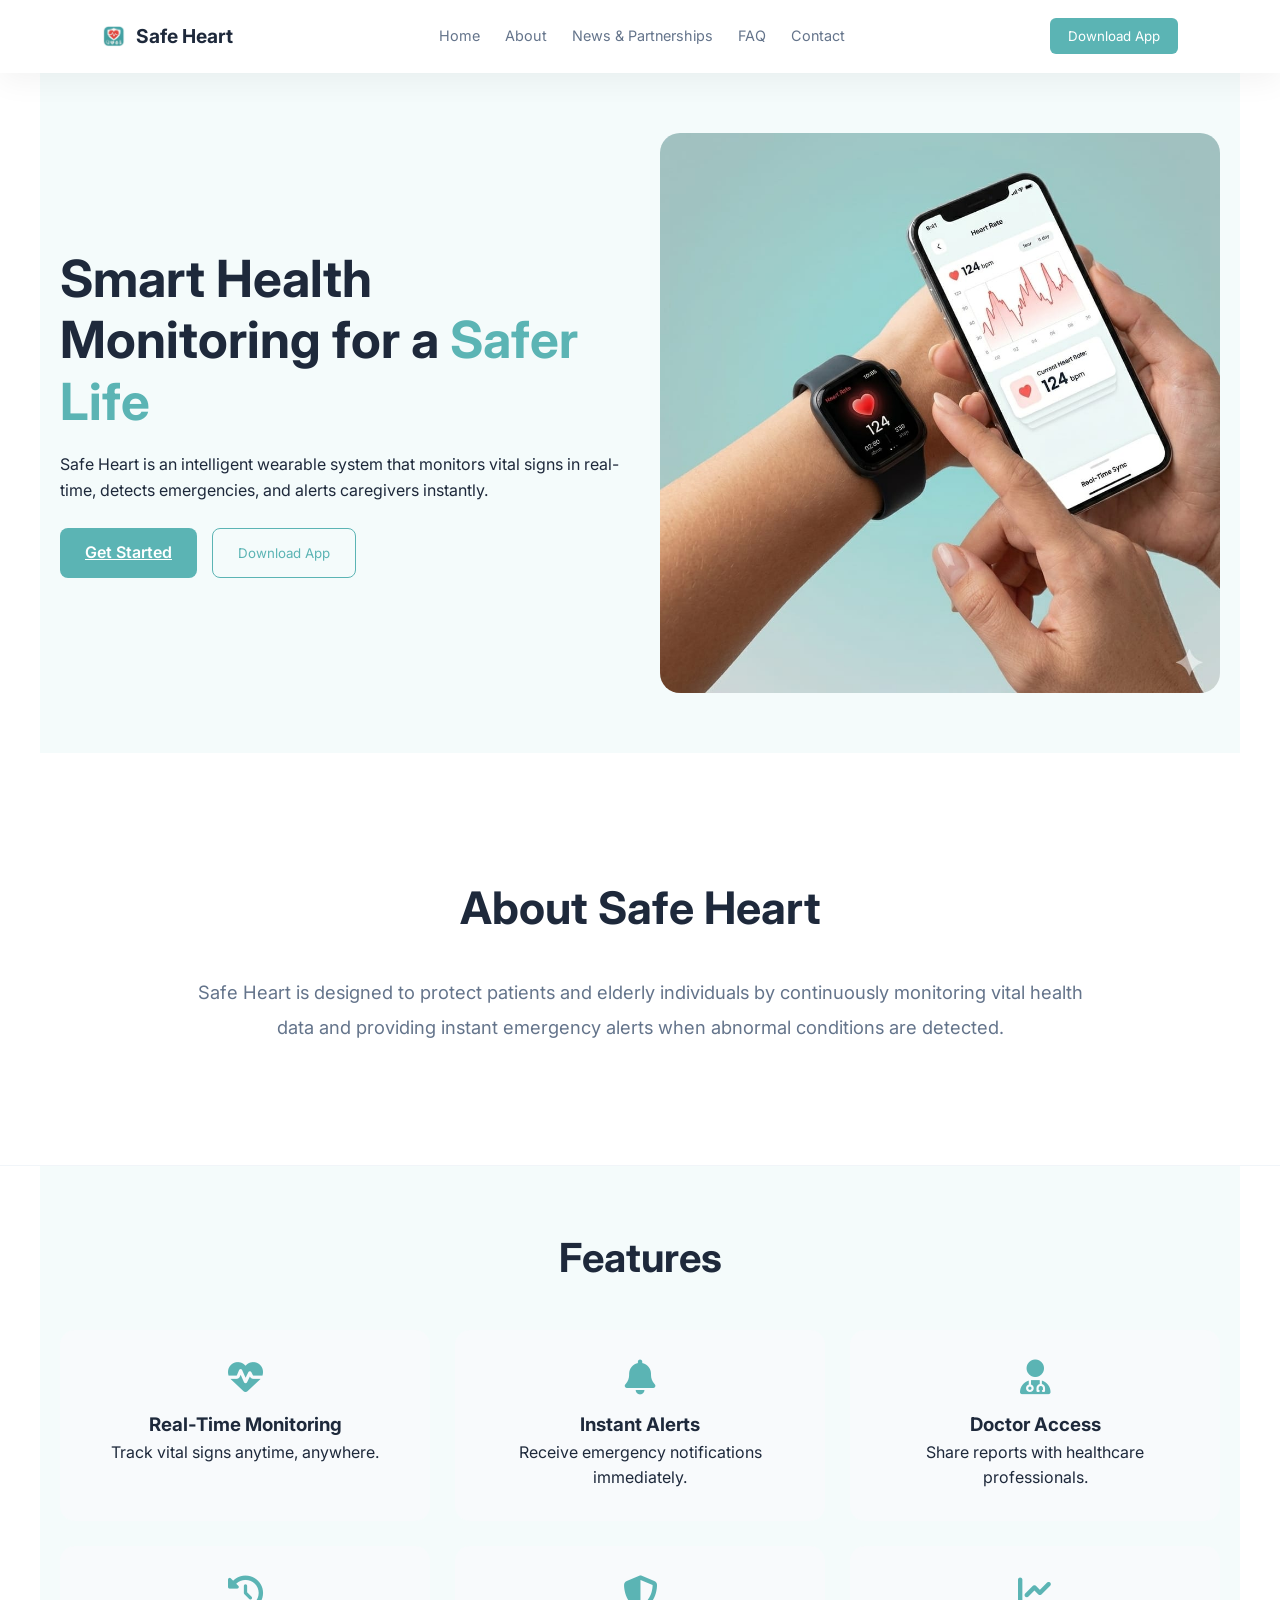
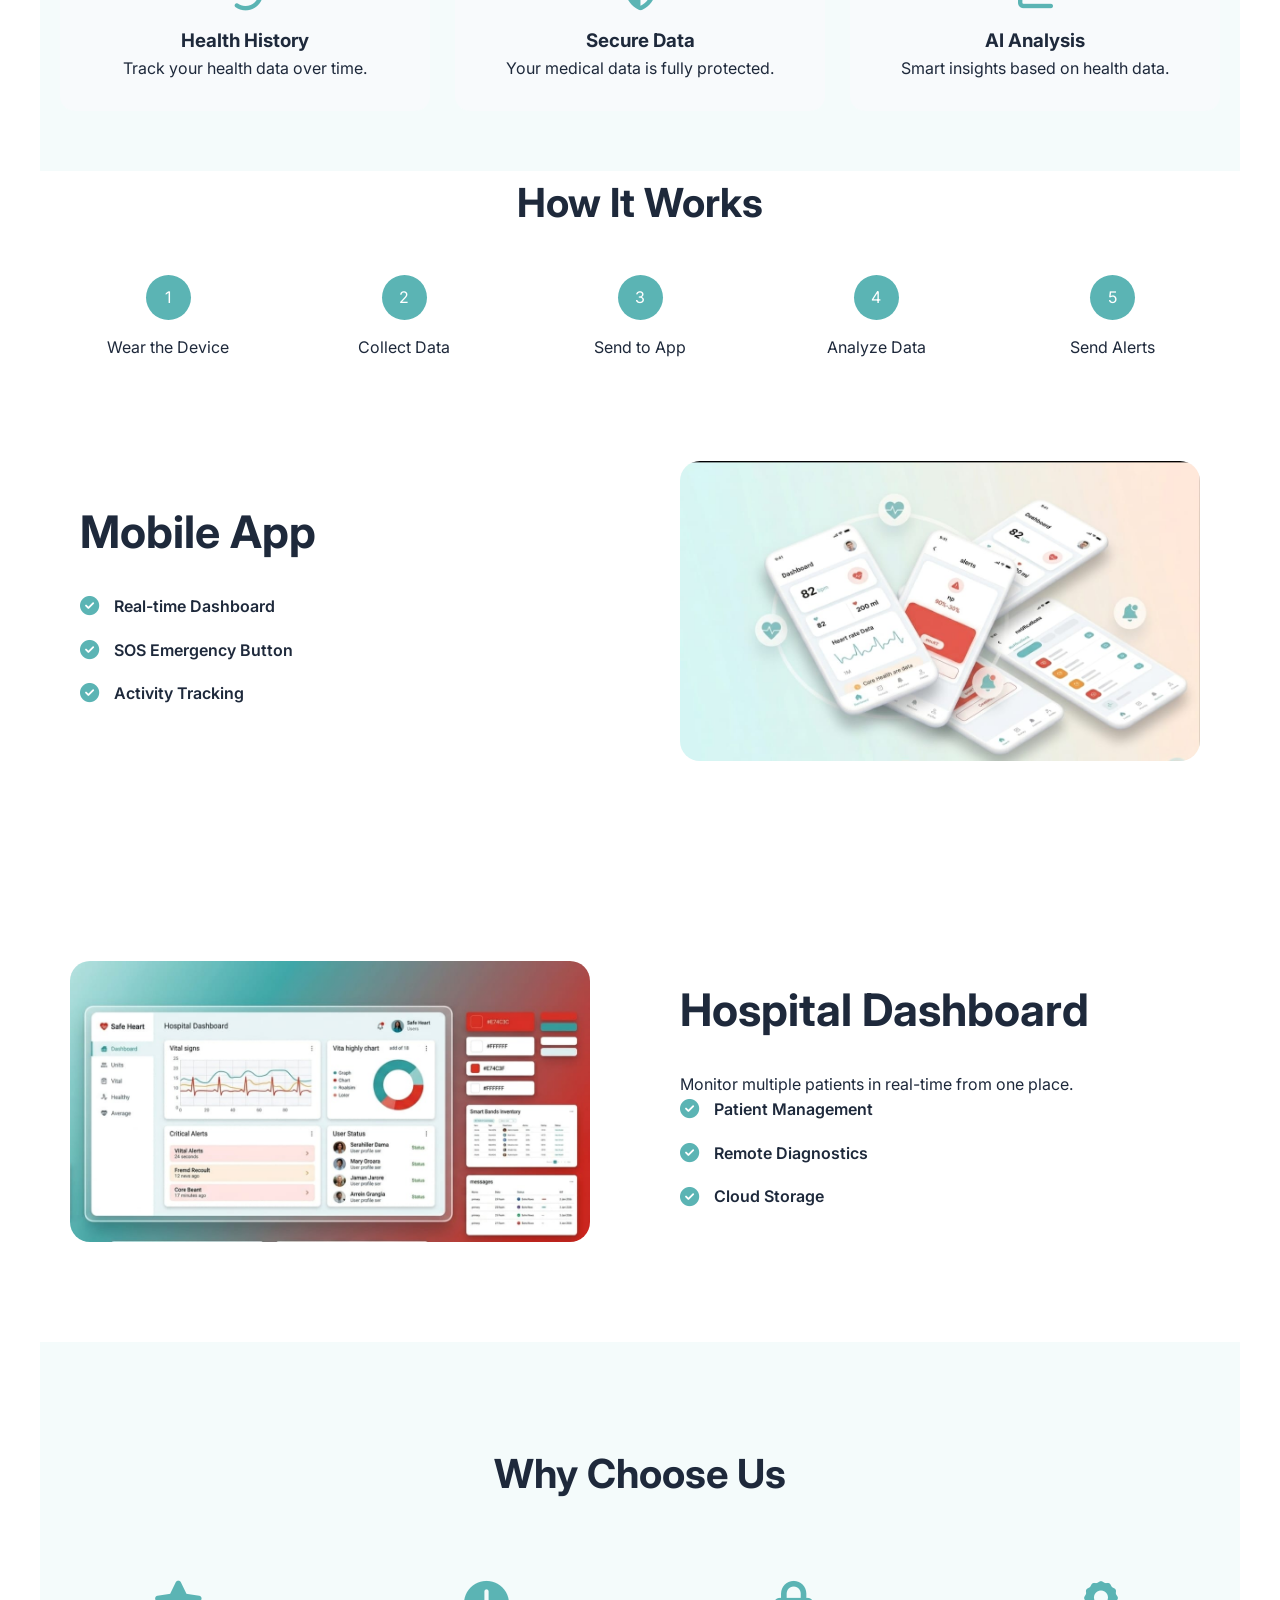
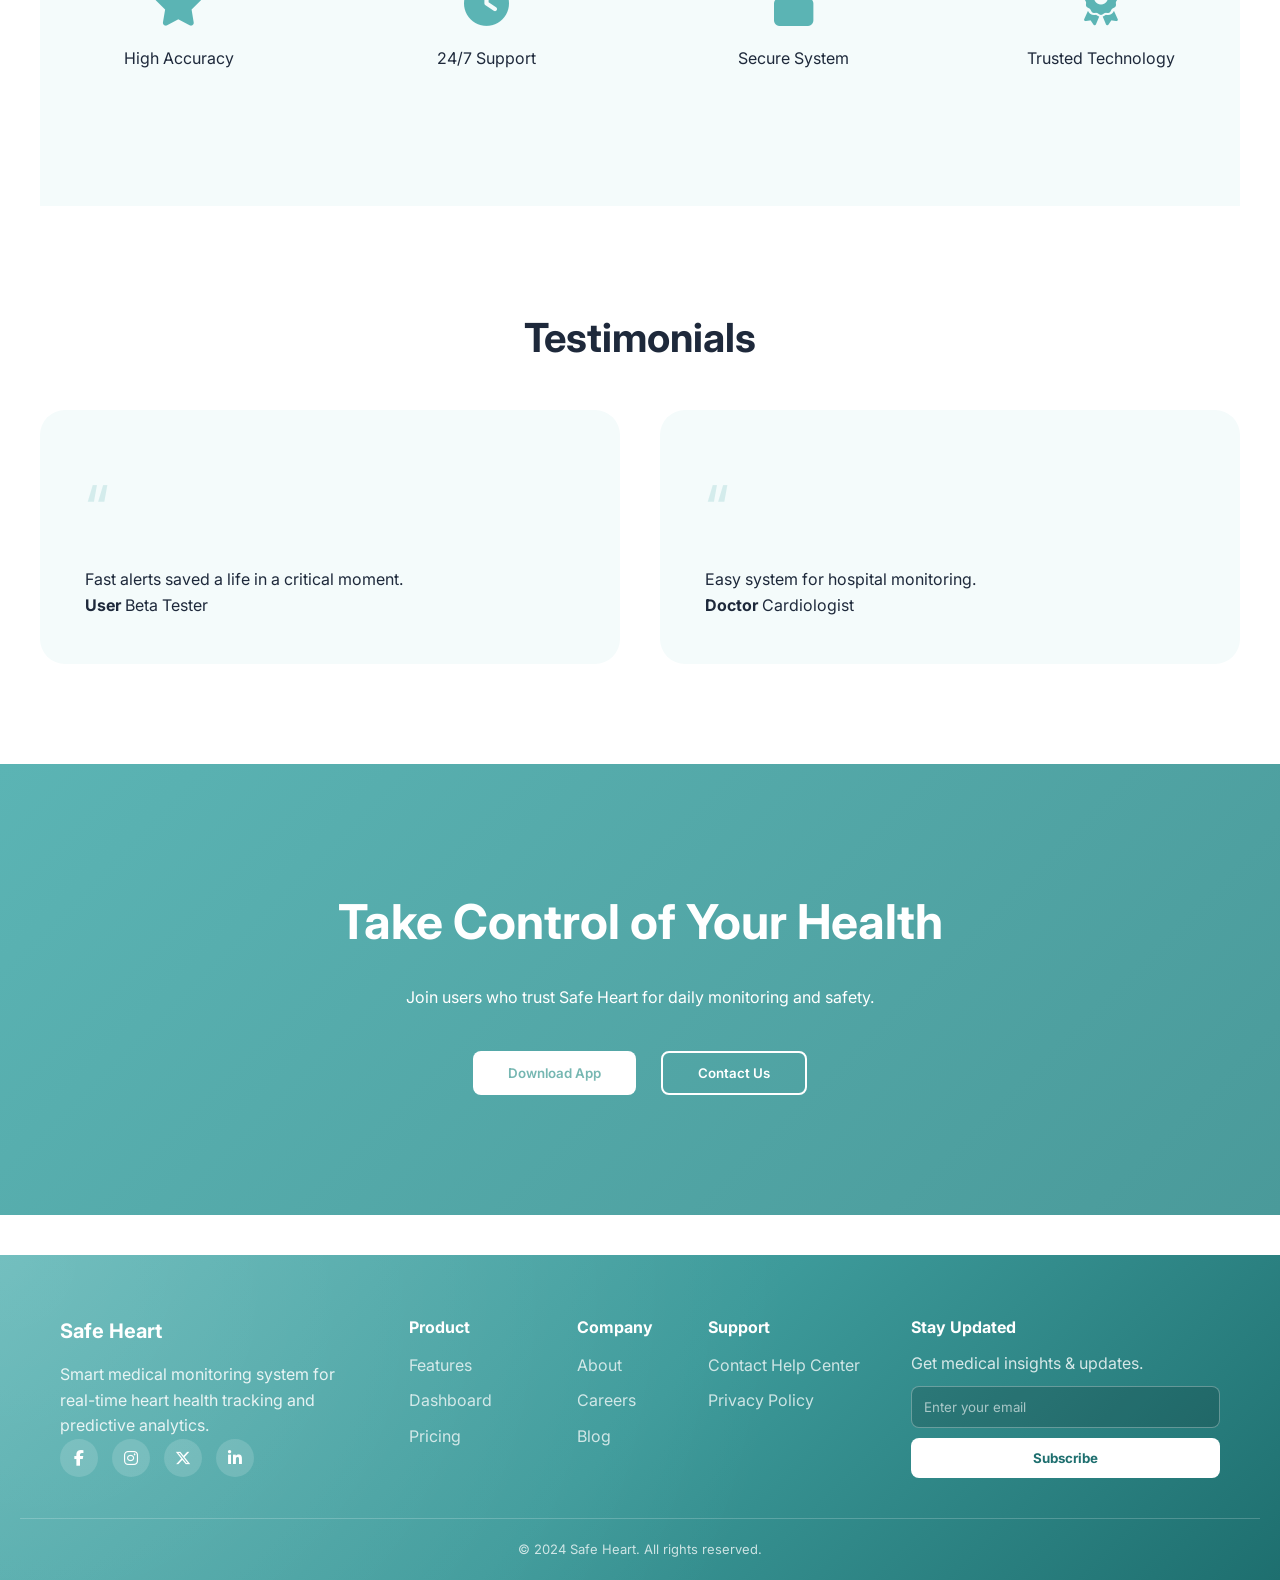
<file: index.html>
<!DOCTYPE html>
<html lang="en">

<head>
    <!-- Meta -->
    <meta charset="UTF-8" />
    <meta name="viewport" content="width=device-width, initial-scale=1.0" />

    <!-- Title -->
    <title>Safe Heart | Medical Monitoring System</title>

    <!-- Fonts & Icons -->
    <link rel="stylesheet" href="https://cdnjs.cloudflare.com/ajax/libs/font-awesome/6.5.1/css/all.min.css" />
    <link href="https://fonts.googleapis.com/css2?family=Inter:wght@300;400;500;600;700&display=swap"
        rel="stylesheet" />

    <!-- CSS -->
     <link rel="stylesheet" href="./css/main.css">
    <link rel="stylesheet" href="./css/home.css" />
</head>

<body>

    <!-- ================= NAVBAR ================= -->
    <nav class="navbar">
        <div class="logo">
            <img src="./image/logo.png" alt="">
            <span>Safe Heart</span>
        </div>

        <ul class="nav-links" id="navLinks">
            <li><a href="./HTML/home.html" class="">Home</a></li>
            <li><a href="./html/About.html">About</a></li>
            <li><a href="./html/News.html">News & Partnerships</a></li>
            <li><a href="./html/faq.html">FAQ</a></li>
            <li><a href="./html/contact.html">Contact</a></li>
        </ul>

        <button class="btn-download">Download App</button>

        <div class="menu-toggle" id="menuToggle">
            <i class="fas fa-bars"></i>
        </div>
    </nav>

    <div class="overlay" id="overlay"></div>

    <!-- ================= HERO ================= -->
    <header class="hero container">
        <div class="hero-content">
            <h1>
                Smart Health Monitoring for a
                <span>Safer Life</span>
            </h1>

            <p>
                Safe Heart is an intelligent wearable system that monitors vital signs
                in real-time, detects emergencies, and alerts caregivers instantly.
            </p>

            <div class="hero-btns">
                <!-- <button class="btn-primary" onclick="window.location.href='html/login.html'">Get Started</button> -->
                <a class="btn-primary" href="./Hospital/html/login.html">
                    Get Started
                </a>
                 <!-- <a href="./Hospital/html/login.html" class="btn-primary" > Get Started </a> -->
                <button class="btn-secondary">Download App</button>
            </div>
        </div>

        <div class="hero-image">
            <img src="./image/img_home.jpeg" alt="Health Monitoring System" />
        </div>
    </header>

    <!-- ================= ABOUT ================= -->
    <section class="about">
        <div class="container text-center">
            <h2>About Safe Heart</h2>
            <p>
                Safe Heart is designed to protect patients and elderly individuals by
                continuously monitoring vital health data and providing instant
                emergency alerts when abnormal conditions are detected.
            </p>
        </div>
    </section>

    <!-- ================= FEATURES ================= -->
    <section class="features container">
        <h2 class="section-title">Features</h2>

        <div class="features-grid">

            <div class="f-card">
                <i class="fas fa-heartbeat"></i>
                <h3>Real-Time Monitoring</h3>
                <p>Track vital signs anytime, anywhere.</p>
            </div>

            <div class="f-card">
                <i class="fas fa-bell"></i>
                <h3>Instant Alerts</h3>
                <p>Receive emergency notifications immediately.</p>
            </div>

            <div class="f-card">
                <i class="fas fa-user-md"></i>
                <h3>Doctor Access</h3>
                <p>Share reports with healthcare professionals.</p>
            </div>

            <div class="f-card">
                <i class="fas fa-history"></i>
                <h3>Health History</h3>
                <p>Track your health data over time.</p>
            </div>

            <div class="f-card">
                <i class="fas fa-shield-alt"></i>
                <h3>Secure Data</h3>
                <p>Your medical data is fully protected.</p>
            </div>

            <div class="f-card">
                <i class="fas fa-chart-line"></i>
                <h3>AI Analysis</h3>
                <p>Smart insights based on health data.</p>
            </div>

        </div>
    </section>

    <!-- ================= HOW IT WORKS ================= -->
    <section class="how-it-works container">
        <h2 class="section-title">How It Works</h2>

        <div class="steps-flex">

            <div class="step">
                <span>1</span>
                <p>Wear the Device</p>
            </div>

            <div class="step">
                <span>2</span>
                <p>Collect Data</p>
            </div>

            <div class="step">
                <span>3</span>
                <p>Send to App</p>
            </div>

            <div class="step">
                <span>4</span>
                <p>Analyze Data</p>
            </div>

            <div class="step">
                <span>5</span>
                <p>Send Alerts</p>
            </div>

        </div>
    </section>

    <!-- ================= MOBILE ================= -->
    <section class="mobile-features container">
        <div class="mobile-grid">

            <div class="mobile-text">
                <h2>Mobile App</h2>
                <ul>
                    <li><i class="fas fa-check-circle"></i> Real-time Dashboard</li>
                    <li><i class="fas fa-check-circle"></i> SOS Emergency Button</li>
                    <li><i class="fas fa-check-circle"></i> Activity Tracking</li>
                </ul>
            </div>

            <div class="mobile-img">
                <img src="./image/app.jpeg" alt="Mobile App" />
            </div>

        </div>
    </section>

    <!-- ================= DASHBOARD ================= -->
    <section class="hospital-system">
        <div class="container dash-grid">

            <div class="dash-img">
                <img src="./image/hosp.jpeg" alt="Hospital Dashboard" />
            </div>

            <div class="dash-text">
                <h2>Hospital Dashboard</h2>
                <p>Monitor multiple patients in real-time from one place.</p>

                <ul>
                    <li><i class="fas fa-circle-check"></i> Patient Management</li>
                    <li><i class="fas fa-circle-check"></i> Remote Diagnostics</li>
                    <li><i class="fas fa-circle-check"></i> Cloud Storage</li>
                </ul>
            </div>

        </div>
    </section>

    <!-- ================= WHY ================= -->
    <section class="why-choose container text-center">
        <h2 class="section-title">Why Choose Us</h2>

        <div class="why-grid">
            <div class="why-item"><i class="fas fa-star"></i>
                <p>High Accuracy</p>
            </div>
            <div class="why-item"><i class="fas fa-clock"></i>
                <p>24/7 Support</p>
            </div>
            <div class="why-item"><i class="fas fa-lock"></i>
                <p>Secure System</p>
            </div>
            <div class="why-item"><i class="fas fa-award"></i>
                <p>Trusted Technology</p>
            </div>
        </div>
    </section>

    <!-- ================= TESTIMONIALS ================= -->
    <section class="testimonials container">
        <h2 class="section-title text-center">Testimonials</h2>

        <div class="t-grid">

            <div class="t-card">
                <div class="quote-mark">“</div>
                <p>Fast alerts saved a life in a critical moment.</p>
                <div class="user-meta">
                    <strong>User</strong>
                    <span>Beta Tester</span>
                </div>
            </div>

            <div class="t-card">
                <div class="quote-mark">“</div>
                <p>Easy system for hospital monitoring.</p>
                <div class="user-meta">
                    <strong>Doctor</strong>
                    <span>Cardiologist</span>
                </div>
            </div>

        </div>
    </section>

    <!-- ================= CTA ================= -->
    <section class="start-monitoring">
        <div class="container text-center">

            <h2>Take Control of Your Health</h2>

            <p>
                Join users who trust Safe Heart for daily monitoring and safety.
            </p>

            <div class="cta-btns">
                <button class="btn-white">Download App</button>
                <button class="btn-outline-white" onclick="window.location.href='contact.html'" >Contact Us</button>
            </div>

        </div>
    </section>

    <!-- ================= FOOTER ================= -->
    <footer class="main-footer">
    
        <div class="container footer-grid">
    
            <!-- BRAND -->
            <div class="footer-brand">
                <div class="footer-logo">
                    <!-- <img src="../image/logo.png" alt="Safe Heart Logo"> -->
                    <span>Safe Heart</span>
                </div>
    
                <p>
                    Smart medical monitoring system for real-time heart health tracking and predictive analytics.
                </p>
    
                <div class="socials">
                    <a href="#"><i class="fa-brands fa-facebook-f"></i></a>
                    <a href="#"><i class="fa-brands fa-instagram"></i></a>
                    <a href="#"><i class="fa-brands fa-x-twitter"></i></a>
                    <a href="#"><i class="fa-brands fa-linkedin-in"></i></a>
                </div>
            </div>
    
            <!-- LINKS -->
            <div class="footer-links">
                <div class="link-col">
                    <h4>Product</h4>
                    <a href="#">Features</a>
                    <a href="../Hospital/html/login.html">Dashboard</a>
                    <a href="#">Pricing</a>
                </div>
    
                <div class="link-col">
                    <h4>Company</h4>
                    <a href="./About.html">About</a>
                    <a href="#">Careers</a>
                    <a href="#">Blog</a>
                </div>
    
                <div class="link-col">
                    <h4>Support</h4>
                    <a href="./contact.html">Contact</a>
                    <a href="#">Help Center</a>
                    <a href="#">Privacy Policy</a>
                </div>
            </div>
    
            <!-- NEWSLETTER FORM (RIGHT SIDE) -->
            <div class="footer-form">
                <h4>Stay Updated</h4>
                <p>Get medical insights & updates.</p>
    
                <form>
                    <input type="email" placeholder="Enter your email" required>
                    <button type="submit">Subscribe</button>
                </form>
            </div>
    
        </div>
    
        <div class="footer-bottom">
            <p>© 2024 Safe Heart. All rights reserved.</p>
        </div>
    
    </footer>

    <!-- ================= SCRIPTS ================= -->
    <script src="./js/main.js"></script>

    <script>
        function startApp() {
            localStorage.setItem("started", "true");    
            window.location.href = "./Hospital/html/login.html";
        }
    </script>

</body>

</html>
</file>
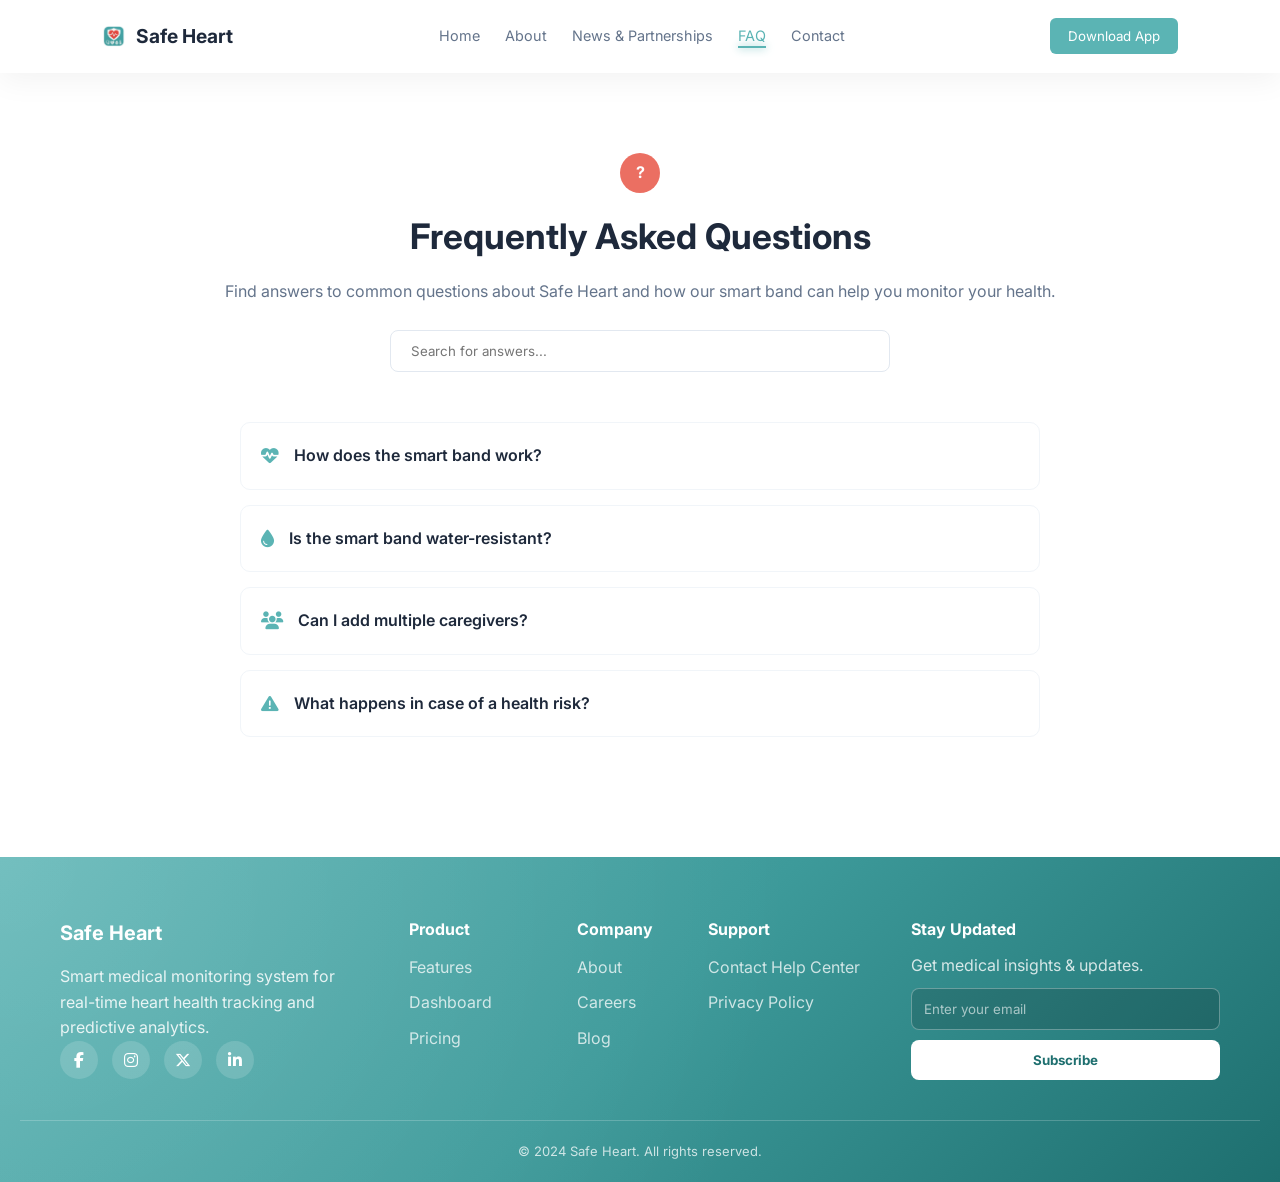
<file: html/faq.html>
<!DOCTYPE html>
<html lang="en">
<head>
    <meta charset="UTF-8">
    <meta name="viewport" content="width=device-width, initial-scale=1.0">
    <title>Safe Heart | faq</title> 
    <link rel="stylesheet" href="../css/main.css">
    <link rel="stylesheet" href="../css/fag.css">
    <link href="https://fonts.googleapis.com/css2?family=Inter:wght@400;500;600;700&display=swap" rel="stylesheet">
    <link rel="stylesheet" href="https://cdnjs.cloudflare.com/ajax/libs/font-awesome/6.5.1/css/all.min.css">
</head>
<body>


    <!-- ================= NAVBAR ================= -->
    <nav class="navbar">
        <div class="logo">
            <img src="../image/logo.png" alt="Logo">
            <span>Safe Heart</span>
        </div>
    
        <ul class="nav-links" id="navLinks">
            <li><a href="./Home.html" class="">Home</a></li>
            <li><a href="./About.html">About</a></li>
            <li><a href="./News.html">News & Partnerships</a></li>
            <li><a href="./faq.html">FAQ</a></li>
            <li><a href="./contact.html">Contact</a></li>
        </ul>
    
        <button class="btn-download">Download App</button>
    
        <div class="menu-toggle" id="menuToggle">
            <i class="fas fa-bars"></i>
        </div>
    </nav>
    
    <div class="overlay" id="overlay"></div>


    <!-- ================= FAQ SECTION ================= -->
    <section class="faq-section">
        <div class="container text-center">
    
            <div class="faq-header">
                <div class="q-icon">?</div>
                <h2>Frequently Asked Questions</h2>
                <p>
                    Find answers to common questions about Safe Heart and how our smart band can help you monitor your
                    health.
                </p>
    
                <div class="search-bar">
                    <input type="text" id="faqSearch"  placeholder="Search for answers...">
                </div>
            </div>
    
            <div class="faq-grid">
    
                <div class="faq-item">
                    <div class="faq-question">
                        <i class="fas fa-heartbeat"></i>
                        <span>How does the smart band work?</span>
                    </div>
                    <div class="faq-answer">
                        It is worn on the wrist and continuously tracks vital signs such as heart rate, blood pressure,
                        temperature, and ECG.
                    </div>
                </div>
    
                <div class="faq-item">
                    <div class="faq-question">
                        <i class="fas fa-tint"></i>
                        <span>Is the smart band water-resistant?</span>
                    </div>
                    <div class="faq-answer">
                        Yes, it is resistant to light water exposure and daily use.
                    </div>
                </div>
    
                <div class="faq-item">
                    <div class="faq-question">
                        <i class="fas fa-users"></i>
                        <span>Can I add multiple caregivers?</span>
                    </div>
                    <div class="faq-answer">
                        Yes, multiple caregivers can receive alerts and monitor your health status.
                    </div>
                </div>
    
                <div class="faq-item">
                    <div class="faq-question">
                        <i class="fas fa-exclamation-triangle"></i>
                        <span>What happens in case of a health risk?</span>
                    </div>
                    <div class="faq-answer">
                        The system sends instant alerts to you and your doctors, suggesting the nearest hospital.
                    </div>
                </div>
    
            </div>
        </div>
    </section>




    <!-- ================= FOOTER ================= -->
<footer class="main-footer">

    <div class="container footer-grid">

        <!-- BRAND -->
        <div class="footer-brand">
            <div class="footer-logo">
                <!-- <img src="../image/logo.png" alt="Safe Heart Logo"> -->
                <span>Safe Heart</span>
            </div>

            <p>
                Smart medical monitoring system for real-time heart health tracking and predictive analytics.
            </p>

            <div class="socials">
                <a href="#"><i class="fa-brands fa-facebook-f"></i></a>
                <a href="#"><i class="fa-brands fa-instagram"></i></a>
                <a href="#"><i class="fa-brands fa-x-twitter"></i></a>
                <a href="#"><i class="fa-brands fa-linkedin-in"></i></a>
            </div>
        </div>

        <!-- LINKS -->
        <div class="footer-links">
            <div class="link-col">
                <h4>Product</h4>
                <a href="#">Features</a>
                <a href="../Hospital/html/login.html">Dashboard</a>
                <a href="#">Pricing</a>
            </div>

            <div class="link-col">
                <h4>Company</h4>
                <a href="./About.html">About</a>
                <a href="#">Careers</a>
                <a href="#">Blog</a>
            </div>

            <div class="link-col">
                <h4>Support</h4>
                <a href="./contact.html">Contact</a>
                <a href="#">Help Center</a>
                <a href="#">Privacy Policy</a>
            </div>
        </div>

        <!-- NEWSLETTER FORM (RIGHT SIDE) -->
        <div class="footer-form">
            <h4>Stay Updated</h4>
            <p>Get medical insights & updates.</p>

            <form>
                <input type="email" placeholder="Enter your email" required>
                <button type="submit">Subscribe</button>
            </form>
        </div>

    </div>

    <div class="footer-bottom">
        <p>© 2024 Safe Heart. All rights reserved.</p>
    </div>

</footer>
    
    <!-- ================= SCRIPTS ================= -->
    <script src="../js/main.js"></script>
    <script>
        const searchInput = document.getElementById("faqSearch");
        const faqItems = document.querySelectorAll(".faq-item");

        searchInput.addEventListener("input", function () {
            const value = this.value.toLowerCase().trim();

            faqItems.forEach(item => {
                const question = item.querySelector(".faq-question span").textContent.toLowerCase();
                const answer = item.querySelector(".faq-answer").textContent.toLowerCase();

                if (question.includes(value) || answer.includes(value)) {
                    item.style.display = "block";
                } else {
                    item.style.display = "none";
                }
            });
        });
    </script>
</body>
</html>
</file>
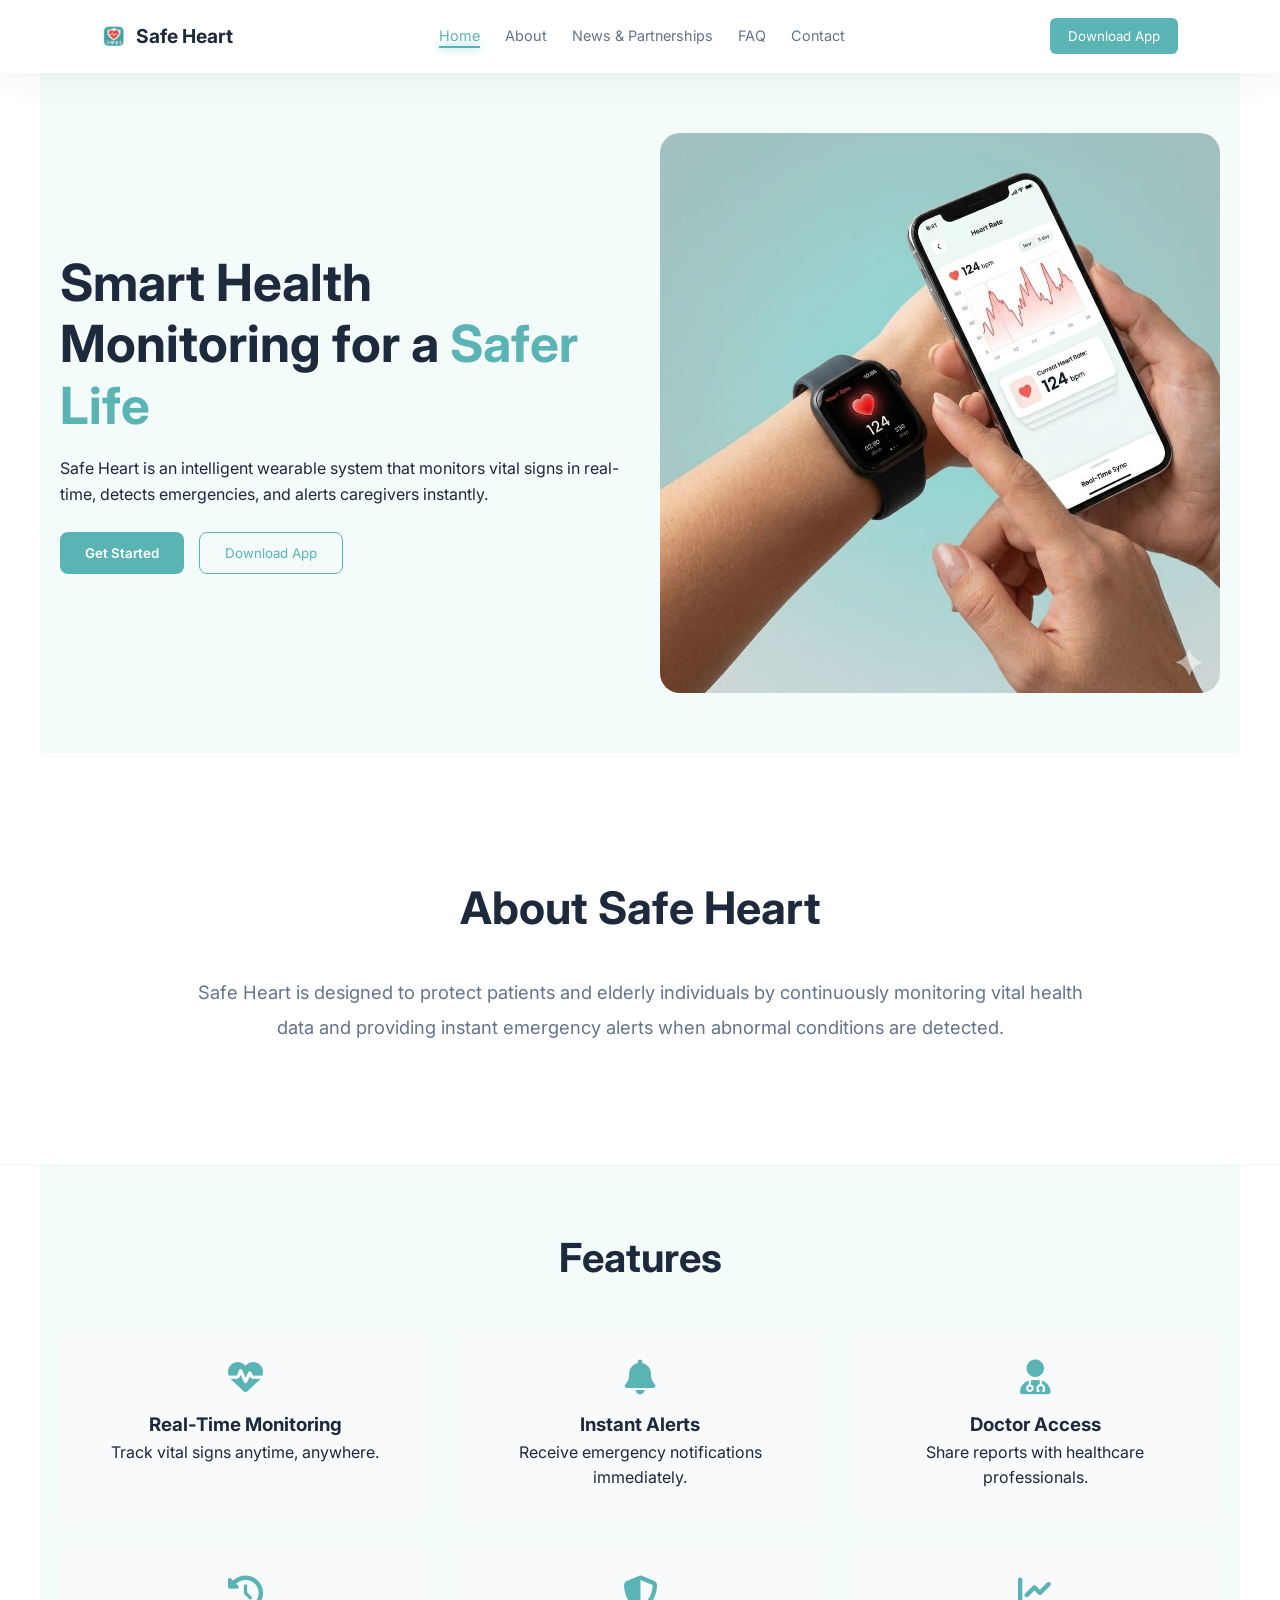
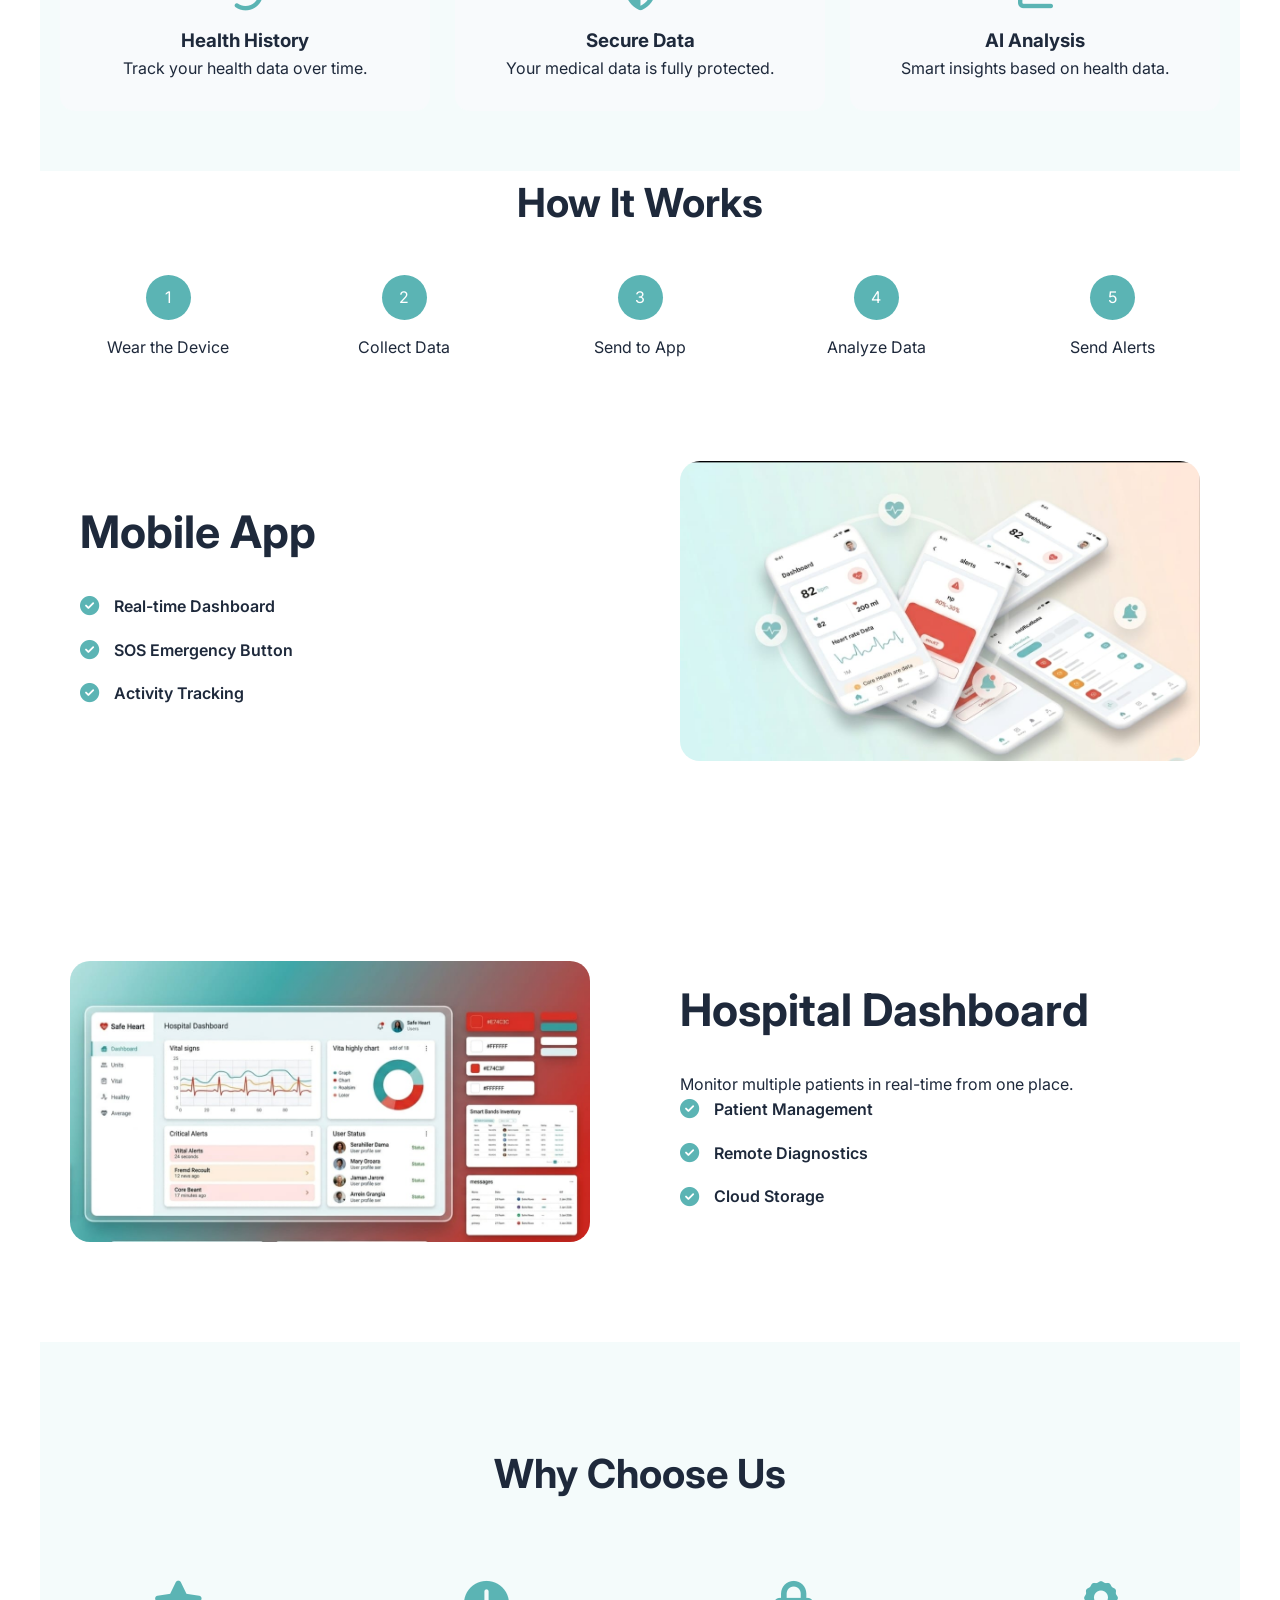
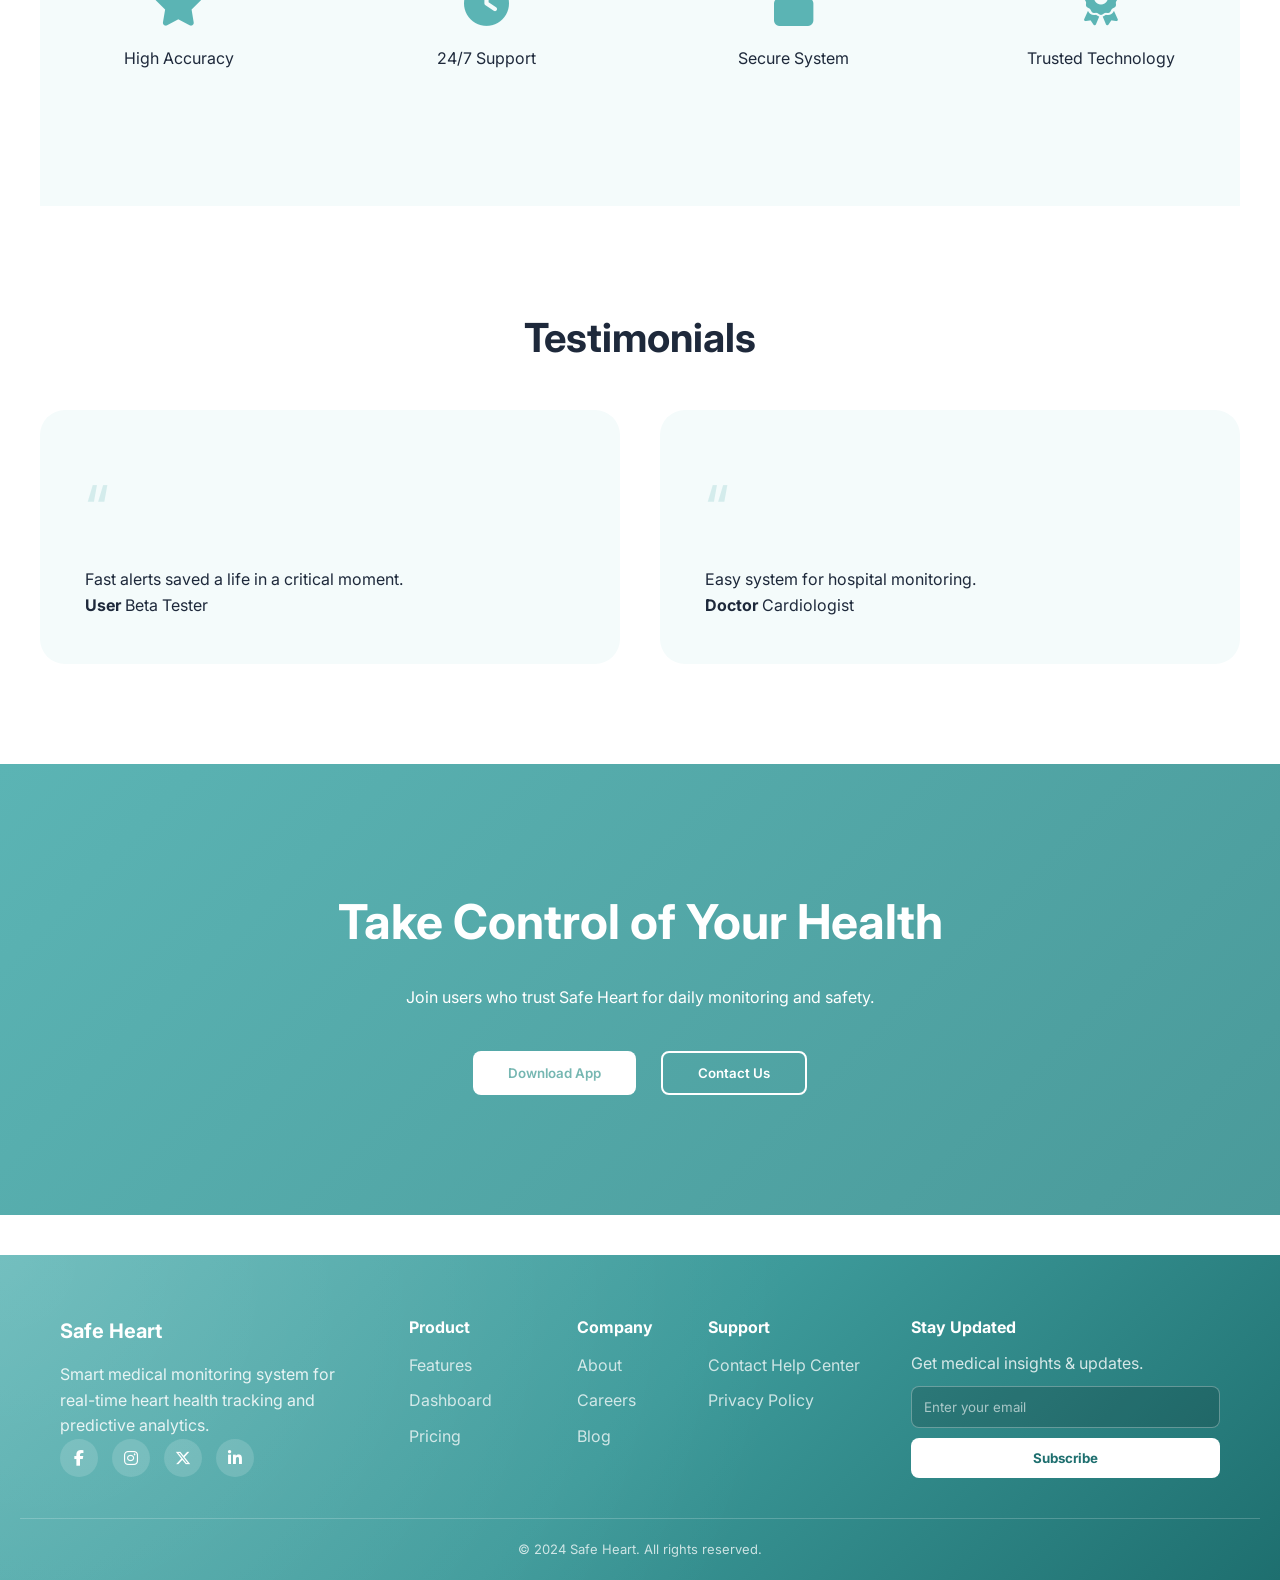
<file: html/Home.html>
<!DOCTYPE html>
<html lang="en">

<head>
    <!-- Meta -->
    <meta charset="UTF-8" />
    <meta name="viewport" content="width=device-width, initial-scale=1.0" />

    <!-- Title -->
    <title>Safe Heart | Medical Monitoring System</title>

    <!-- Fonts & Icons -->
    <link rel="stylesheet" href="https://cdnjs.cloudflare.com/ajax/libs/font-awesome/6.5.1/css/all.min.css" />
    <link href="https://fonts.googleapis.com/css2?family=Inter:wght@300;400;500;600;700&display=swap"
        rel="stylesheet" />

    <!-- CSS -->
     <link rel="stylesheet" href="../css/main.css">
    <link rel="stylesheet" href="../css/home.css" />
</head>

<body>

    <!-- ================= NAVBAR ================= -->
    <nav class="navbar">
        <div class="logo">
            <img src="../image/logo.png" alt="logo">
            <span>Safe Heart</span>
        </div>

        <ul class="nav-links" id="navLinks">
            <li><a href="./Home.html" class="">Home</a></li>
            <li><a href="./About.html">About</a></li>
            <li><a href="./News.html">News & Partnerships</a></li>
            <li><a href="./faq.html">FAQ</a></li>
            <li><a href="./contact.html">Contact</a></li>
        </ul>

        <button class="btn-download">Download App</button>

        <div class="menu-toggle" id="menuToggle">
            <i class="fas fa-bars"></i>
        </div>
    </nav>

    <div class="overlay" id="overlay"></div>

    <!-- ================= HERO ================= -->
    <header class="hero container">
        <div class="hero-content">
            <h1>
                Smart Health Monitoring for a
                <span>Safer Life</span>
            </h1>

            <p>
                Safe Heart is an intelligent wearable system that monitors vital signs
                in real-time, detects emergencies, and alerts caregivers instantly.
            </p>

            <div class="hero-btns">
                <!-- <button class="btn-primary" >Get Started</button> -->
                <button class="btn-primary" onclick="window.location.href='../Hospital/html/login.html'">Get Started</button>
                <button class="btn-secondary">Download App</button>
            </div>
        </div>

        <div class="hero-image">
            <img src="../image/img_home.jpeg" alt="Health Monitoring System" />
        </div>
    </header>

    <!-- ================= ABOUT ================= -->
    <section class="about">
        <div class="container text-center">
            <h2>About Safe Heart</h2>
            <p>
                Safe Heart is designed to protect patients and elderly individuals by
                continuously monitoring vital health data and providing instant
                emergency alerts when abnormal conditions are detected.
            </p>
        </div>
    </section>

    <!-- ================= FEATURES ================= -->
    <section class="features container">
        <h2 class="section-title">Features</h2>

        <div class="features-grid">

            <div class="f-card">
                <i class="fas fa-heartbeat"></i>
                <h3>Real-Time Monitoring</h3>
                <p>Track vital signs anytime, anywhere.</p>
            </div>

            <div class="f-card">
                <i class="fas fa-bell"></i>
                <h3>Instant Alerts</h3>
                <p>Receive emergency notifications immediately.</p>
            </div>

            <div class="f-card">
                <i class="fas fa-user-md"></i>
                <h3>Doctor Access</h3>
                <p>Share reports with healthcare professionals.</p>
            </div>

            <div class="f-card">
                <i class="fas fa-history"></i>
                <h3>Health History</h3>
                <p>Track your health data over time.</p>
            </div>

            <div class="f-card">
                <i class="fas fa-shield-alt"></i>
                <h3>Secure Data</h3>
                <p>Your medical data is fully protected.</p>
            </div>

            <div class="f-card">
                <i class="fas fa-chart-line"></i>
                <h3>AI Analysis</h3>
                <p>Smart insights based on health data.</p>
            </div>

        </div>
    </section>

    <!-- ================= HOW IT WORKS ================= -->
    <section class="how-it-works container">
        <h2 class="section-title">How It Works</h2>

        <div class="steps-flex">

            <div class="step">
                <span>1</span>
                <p>Wear the Device</p>
            </div>

            <div class="step">
                <span>2</span>
                <p>Collect Data</p>
            </div>

            <div class="step">
                <span>3</span>
                <p>Send to App</p>
            </div>

            <div class="step">
                <span>4</span>
                <p>Analyze Data</p>
            </div>

            <div class="step">
                <span>5</span>
                <p>Send Alerts</p>
            </div>

        </div>
    </section>

    <!-- ================= MOBILE ================= -->
    <section class="mobile-features container">
        <div class="mobile-grid">

            <div class="mobile-text">
                <h2>Mobile App</h2>
                <ul>
                    <li><i class="fas fa-check-circle"></i> Real-time Dashboard</li>
                    <li><i class="fas fa-check-circle"></i> SOS Emergency Button</li>
                    <li><i class="fas fa-check-circle"></i> Activity Tracking</li>
                </ul>
            </div>

            <div class="mobile-img">
                <img src="../image/app.jpeg" alt="Mobile App" />
            </div>

        </div>
    </section>

    <!-- ================= DASHBOARD ================= -->
    <section class="hospital-system">
        <div class="container dash-grid">

            <div class="dash-img">
                <img src="../image/hosp.jpeg" alt="Hospital Dashboard" />
            </div>

            <div class="dash-text">
                <h2>Hospital Dashboard</h2>
                <p>Monitor multiple patients in real-time from one place.</p>

                <ul>
                    <li><i class="fas fa-circle-check"></i> Patient Management</li>
                    <li><i class="fas fa-circle-check"></i> Remote Diagnostics</li>
                    <li><i class="fas fa-circle-check"></i> Cloud Storage</li>
                </ul>
            </div>

        </div>
    </section>

    <!-- ================= WHY ================= -->
    <section class="why-choose container text-center">
        <h2 class="section-title">Why Choose Us</h2>

        <div class="why-grid">
            <div class="why-item"><i class="fas fa-star"></i>
                <p>High Accuracy</p>
            </div>
            <div class="why-item"><i class="fas fa-clock"></i>
                <p>24/7 Support</p>
            </div>
            <div class="why-item"><i class="fas fa-lock"></i>
                <p>Secure System</p>
            </div>
            <div class="why-item"><i class="fas fa-award"></i>
                <p>Trusted Technology</p>
            </div>
        </div>
    </section>

    <!-- ================= TESTIMONIALS ================= -->
    <section class="testimonials container">
        <h2 class="section-title text-center">Testimonials</h2>

        <div class="t-grid">

            <div class="t-card">
                <div class="quote-mark">“</div>
                <p>Fast alerts saved a life in a critical moment.</p>
                <div class="user-meta">
                    <strong>User</strong>
                    <span>Beta Tester</span>
                </div>
            </div>

            <div class="t-card">
                <div class="quote-mark">“</div>
                <p>Easy system for hospital monitoring.</p>
                <div class="user-meta">
                    <strong>Doctor</strong>
                    <span>Cardiologist</span>
                </div>
            </div>

        </div>
    </section>

    <!-- ================= CONTACT SECTION ================= -->
    <!-- <section class="contact-section">
        <div class="container">
    
            <h2 class="section-title">Get In Touch</h2>
            <p class="contact-subtitle">
                Have a question or need support? Send us a message.
            </p>
    
            <div class="contact-grid"> -->
    
                <!-- Form -->
                <!-- <form class="contact-form">
    
                    <div class="input-group">
                        <input type="text" placeholder="Your Name" required>
                    </div>
    
                    <div class="input-group">
                        <input type="email" placeholder="Your Email" required>
                    </div>
    
                    <div class="input-group">
                        <input type="text" placeholder="Subject">
                    </div>
    
                    <div class="input-group">
                        <textarea rows="6" placeholder="Your Message"></textarea>
                    </div>
    
                    <button type="submit" class="btn-primary">Send Message</button>
    
                </form> -->
    
                <!-- Info Box -->
                <!-- <div class="contact-info">
    
                    <div class="info-card">
                        <i class="fas fa-envelope"></i>
                        <div>
                            <h4>Email</h4>
                            <p>support@safeheart.com</p>
                        </div>
                    </div>
    
                    <div class="info-card">
                        <i class="fas fa-phone"></i>
                        <div>
                            <h4>Phone</h4>
                            <p>+20 100 000 0000</p>
                        </div>
                    </div>
    
                    <div class="info-card">
                        <i class="fas fa-location-dot"></i>
                        <div>
                            <h4>Location</h4>
                            <p>Egypt, Cairo</p>
                        </div>
                    </div>
    
                </div>
    
            </div>
    
        </div>
    </section> -->

    <!-- ================= CTA ================= -->
    <section class="start-monitoring">
        <div class="container text-center">

            <h2>Take Control of Your Health</h2>

            <p>
                Join users who trust Safe Heart for daily monitoring and safety.
            </p>

            <div class="cta-btns">
                <button class="btn-white">Download App</button>
                <button class="btn-outline-white" onclick="window.location.href='contact.html'">Contact Us</button>
            </div>

        </div>
    </section>
    

    <!-- ================= FOOTER ================= -->
<footer class="main-footer">

    <div class="container footer-grid">

        <!-- BRAND -->
        <div class="footer-brand">
            <div class="footer-logo">
                <!-- <img src="../image/logo.png" alt="Safe Heart Logo"> -->
                <span>Safe Heart</span>
            </div>

            <p>
                Smart medical monitoring system for real-time heart health tracking and predictive analytics.
            </p>

            <div class="socials">
                <a href="#"><i class="fa-brands fa-facebook-f"></i></a>
                <a href="#"><i class="fa-brands fa-instagram"></i></a>
                <a href="#"><i class="fa-brands fa-x-twitter"></i></a>
                <a href="#"><i class="fa-brands fa-linkedin-in"></i></a>
            </div>
        </div>

        <!-- LINKS -->
        <div class="footer-links">
            <div class="link-col">
                <h4>Product</h4>
                <a href="#">Features</a>
                <a href="../Hospital/html/login.html">Dashboard</a>
                <a href="#">Pricing</a>
            </div>

            <div class="link-col">
                <h4>Company</h4>
                <a href="./About.html">About</a>
                <a href="#">Careers</a>
                <a href="#">Blog</a>
            </div>

            <div class="link-col">
                <h4>Support</h4>
                <a href="./contact.html">Contact</a>
                <a href="#">Help Center</a>
                <a href="#">Privacy Policy</a>
            </div>
        </div>

        <!-- NEWSLETTER FORM (RIGHT SIDE) -->
        <div class="footer-form">
            <h4>Stay Updated</h4>
            <p>Get medical insights & updates.</p>

            <form>
                <input type="email" placeholder="Enter your email" required>
                <button type="submit">Subscribe</button>
            </form>
        </div>

    </div>

    <div class="footer-bottom">
        <p>© 2024 Safe Heart. All rights reserved.</p>
    </div>

</footer>

    <!-- ================= SCRIPTS ================= -->
    <script src="../js/main.js"></script>

    <script>
        function startApp() {
            localStorage.setItem("started", "true");
            window.location.href = "./Hospital/html/login.html";
        }
    </script>

</body>

</html>
</file>
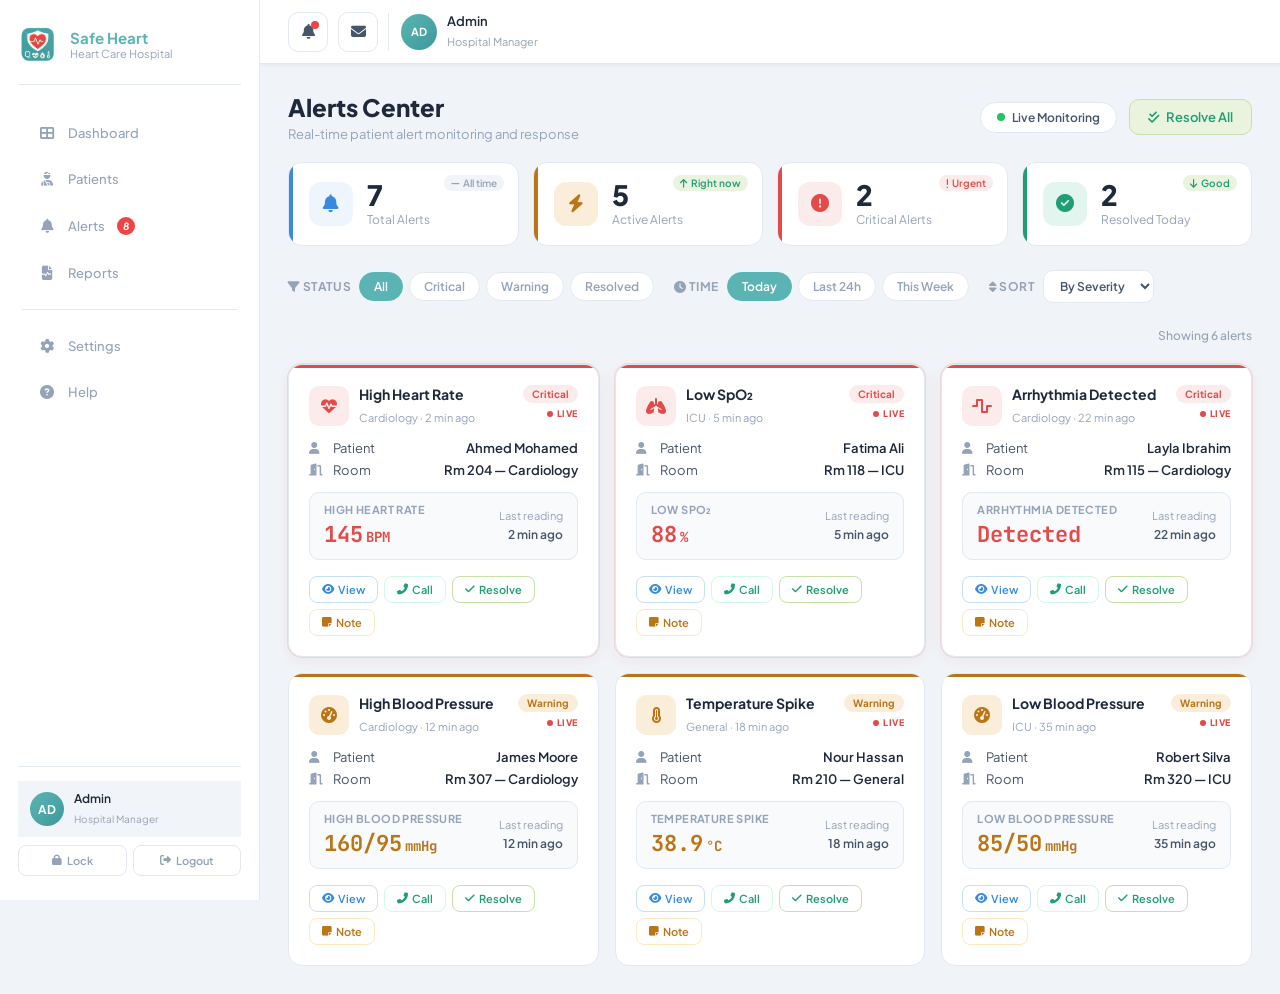
<file: Hospital/html/Alert.html>
<!DOCTYPE html>
<html lang="en">

<head>
    <meta charset="UTF-8">
    <meta name="viewport" content="width=device-width, initial-scale=1.0">
    <title>Safe Heart | Alerts</title>
    <link
        href="https://fonts.googleapis.com/css2?family=Plus+Jakarta+Sans:wght@300;400;500;600;700;800&family=JetBrains+Mono:wght@400;500&display=swap"
        rel="stylesheet">
    <link rel="stylesheet" href="https://cdnjs.cloudflare.com/ajax/libs/font-awesome/6.5.1/css/all.min.css">
    <link rel="stylesheet" href="../css/Alert.css">
</head>

<body>

    <!-- PAGE LOADER -->
    <div class="page-loader" id="pageLoader">
        <div class="loader-heart"><i class="fas fa-heartbeat"></i></div>
    </div>

    <!-- SIDEBAR -->
    <aside class="sidebar" id="sidebar">
        <div class="sb-logo">
            <div class="sb-logo-icon">
                <img src="../image/logo.png" alt="">
            </i></div>
            <div class="sb-logo-text">
                <h3>Safe Heart</h3>
                <p>Heart Care Hospital</p>
            </div>
        </div>
        <nav class="sb-nav">
            <a href="./Hospital_Dashboard.html" class="sb-link"><i class="fas fa-th-large"></i><span>Dashboard</span></a>
            <a href="./patient.html" class="sb-link"><i class="fas fa-user-injured"></i><span>Patients</span></a>
            <a href="./Alert.html" class="sb-link">
                <i class="fas fa-bell"></i><span>Alerts</span>
                <em class="nav-dot" id="navAlertCount">0</em>
            </a>
            <a href="./Report.html" class="sb-link"><i class="fas fa-file-medical-alt"></i><span>Reports</span></a>
            <div class="sb-divider"></div>
            <a href="#" class="sb-link"><i class="fas fa-cog"></i><span>Settings</span></a>
            <a href="#" class="sb-link"><i class="fas fa-question-circle"></i><span>Help</span></a>
        </nav>
        <div class="sb-bottom">
            <div class="sb-user">
                <div class="sb-avatar">AD</div>
                <div class="sb-user-info">
                    <p>Admin</p><small>Hospital Manager</small>
                </div>
            </div>
            <div class="sb-btns">
                <button class="sb-btn lock" id="lockBtn"><i class="fas fa-lock"></i> Lock</button>
                <button class="sb-btn logout" id="logoutBtn"><i class="fas fa-sign-out-alt"></i> Logout</button>
            </div>
        </div>
        <div class="lock-screen" id="lockScreen">
            <div class="lock-icon"><i class="fas fa-lock"></i></div>
            <h3>Screen Locked</h3>
            <p>Enter PIN to unlock</p>
            <input class="lock-input" type="password" id="lockPin" placeholder="Enter PIN" maxlength="4">
            <button class="lock-unlock-btn" id="unlockBtn">Unlock</button>
        </div>
    </aside>

    <div class="overlay" id="overlay"></div>

    <!-- MAIN -->
    <main class="content">

        <header class="header">
            <button class="menu-btn" id="menuBtn"><i class="fas fa-bars"></i></button>
            <div class="header-right">
                <div class="icon-btn notif"><i class="fas fa-bell"></i><span class="badge-dot"></span></div>
                <div class="icon-btn"><i class="fas fa-envelope"></i></div>
                <div class="hdr-user">
                    <div class="hdr-avatar">AD</div>
                    <div>
                        <p>Admin</p><small>Hospital Manager</small>
                    </div>
                </div>
            </div>
        </header>

        <!-- HERO -->
        <div class="page-hero">
            <div>
                <h1 class="hero-title">Alerts Center</h1>
                <p class="hero-sub">Real-time patient alert monitoring and response</p>
            </div>
            <div class="hero-right">
                <div class="live-badge"><span class="live-pulse"></span>Live Monitoring</div>
                <button class="resolve-all-btn" id="resolveAllBtn"><i class="fas fa-check-double"></i> Resolve
                    All</button>
            </div>
        </div>

        <!-- STATS -->
        <div class="stats-grid" id="statsGrid">
            <div class="stat-card sc-total">
                <div class="stat-icon-wrap"><i class="fas fa-bell"></i></div>
                <div class="stat-info"><span class="stat-num" id="statTotal">0</span><span class="stat-lbl">Total
                        Alerts</span></div>
                <span class="stat-trend neutral"><i class="fas fa-minus"></i> All time</span>
            </div>
            <div class="stat-card sc-active">
                <div class="stat-icon-wrap"><i class="fas fa-bolt"></i></div>
                <div class="stat-info"><span class="stat-num" id="statActive">0</span><span class="stat-lbl">Active
                        Alerts</span></div>
                <span class="stat-trend up"><i class="fas fa-arrow-up"></i> Right now</span>
            </div>
            <div class="stat-card sc-critical">
                <div class="stat-icon-wrap"><i class="fas fa-exclamation-circle"></i></div>
                <div class="stat-info"><span class="stat-num" id="statCritical">0</span><span class="stat-lbl">Critical
                        Alerts</span></div>
                <span class="stat-trend danger"><i class="fas fa-exclamation"></i> Urgent</span>
            </div>
            <div class="stat-card sc-resolved">
                <div class="stat-icon-wrap"><i class="fas fa-check-circle"></i></div>
                <div class="stat-info"><span class="stat-num" id="statResolved">0</span><span class="stat-lbl">Resolved
                        Today</span></div>
                <span class="stat-trend down"><i class="fas fa-arrow-down"></i> Good</span>
            </div>
        </div>

        <!-- FILTERS -->
        <div class="filters-zone">
            <div class="filter-group">
                <span class="filter-label"><i class="fas fa-filter"></i> Status</span>
                <div class="filter-pills" id="statusFilters">
                    <button class="fpill active" data-status="all">All</button>
                    <button class="fpill fpill-critical" data-status="Critical">Critical</button>
                    <button class="fpill fpill-warning" data-status="Warning">Warning</button>
                    <button class="fpill fpill-resolved" data-status="Resolved">Resolved</button>
                </div>
            </div>
            <div class="filter-group">
                <span class="filter-label"><i class="fas fa-clock"></i> Time</span>
                <div class="filter-pills" id="timeFilters">
                    <button class="fpill active" data-time="today">Today</button>
                    <button class="fpill" data-time="24h">Last 24h</button>
                    <button class="fpill" data-time="week">This Week</button>
                </div>
            </div>
            <div class="filter-group sort-group">
                <span class="filter-label"><i class="fas fa-sort"></i> Sort</span>
                <select class="sort-select" id="sortSelect">
                    <option value="severity">By Severity</option>
                    <option value="time">By Time</option>
                    <option value="patient">By Patient</option>
                </select>
            </div>
            <div class="alert-count-wrap">
                <span id="alertCountLabel">Showing 0 alerts</span>
            </div>
        </div>

        <!-- ALERTS GRID -->
        <div class="alerts-grid" id="alertsGrid"></div>

        <!-- EMPTY STATE -->
        <div class="empty-state" id="emptyState">
            <div class="empty-ico"><i class="fas fa-bell-slash"></i></div>
            <h3>No Alerts Found</h3>
            <p>No alerts match the current filter criteria.</p>
        </div>

    </main>

    <!-- ══════════════ ALERT DETAIL MODAL ══════════════ -->
    <div class="modal-bg" id="detailModal">
        <div class="modal-box detail-box">
            <div class="modal-hdr">
                <div>
                    <h3 id="modalTitle">Alert Details</h3>
                    <p id="modalSubtitle">Patient information</p>
                </div>
                <button class="modal-x" id="closeDetailBtn"><i class="fas fa-times"></i></button>
            </div>

            <div class="detail-grid">
                <!-- Patient Info -->
                <div class="detail-section">
                    <h4 class="section-title"><i class="fas fa-user"></i> Patient Information</h4>
                    <div class="detail-info-grid">
                        <div class="di-row"><span>Name</span><strong id="dPatientName"></strong></div>
                        <div class="di-row"><span>Patient ID</span><strong id="dPatientId"></strong></div>
                        <div class="di-row"><span>Room</span><strong id="dRoom"></strong></div>
                        <div class="di-row"><span>Department</span><strong id="dDept"></strong></div>
                        <div class="di-row"><span>Age</span><strong id="dAge"></strong></div>
                        <div class="di-row"><span>Blood Type</span><strong id="dBlood"></strong></div>
                    </div>
                </div>

                <!-- Emergency Contact -->
                <div class="detail-section emergency-section">
                    <h4 class="section-title warning-title"><i class="fas fa-phone-alt"></i> Emergency Contact</h4>
                    <div class="detail-info-grid">
                        <div class="di-row"><span>Name</span><strong id="dEmName"></strong></div>
                        <div class="di-row"><span>Relation</span><strong id="dEmRelation"></strong></div>
                        <div class="di-row"><span>Phone</span><strong id="dEmPhone"></strong></div>
                    </div>
                    <a class="em-call-btn" id="dCallBtn" href="#"><i class="fas fa-phone-alt"></i> Call Now</a>
                </div>
            </div>

            <!-- Readings Timeline -->
            <div class="detail-section">
                <h4 class="section-title"><i class="fas fa-chart-line"></i> Readings History</h4>
                <div class="readings-timeline" id="readingsTimeline"></div>
            </div>

            <!-- Notes -->
            <div class="detail-section">
                <h4 class="section-title"><i class="fas fa-sticky-note"></i> Clinical Notes</h4>
                <textarea class="notes-area" id="modalNotes" rows="3" placeholder="Add clinical notes here…"></textarea>
            </div>

            <div class="modal-footer">
                <button class="mf-btn cancel" id="closeDetailBtn2">Close</button>
                <button class="mf-btn resolve-btn" id="modalResolveBtn"><i class="fas fa-check"></i> Mark
                    Resolved</button>
                <button class="mf-btn primary" id="saveNoteBtn"><i class="fas fa-save"></i> Save Notes</button>
            </div>
        </div>
    </div>

    <!-- ══════════════ NOTE MODAL ══════════════ -->
    <div class="modal-bg" id="noteModal">
        <div class="modal-box note-box">
            <div class="modal-hdr">
                <div>
                    <h3>Add Note</h3>
                    <p id="notePatientLabel">Patient</p>
                </div>
                <button class="modal-x" id="closeNoteBtn"><i class="fas fa-times"></i></button>
            </div>
            <div class="fg">
                <label>Note</label>
                <textarea class="notes-area" id="noteText" rows="4" placeholder="Write your clinical note…"></textarea>
            </div>
            <div class="modal-footer" style="margin-top:16px">
                <button class="mf-btn cancel" id="cancelNoteBtn">Cancel</button>
                <button class="mf-btn primary" id="saveNoteModalBtn"><i class="fas fa-save"></i> Save Note</button>
            </div>
        </div>
    </div>

    <!-- LOGOUT MODAL -->
    <div class="modal-bg" id="logoutModal">
        <div class="modal-box confirm-box">
            <div class="confirm-ico logout-ico"><i class="fas fa-sign-out-alt"></i></div>
            <h3>Log Out</h3>
            <p>Are you sure you want to log out?</p>
            <div class="confirm-footer">
                <button class="mf-btn cancel" id="cancelLogoutBtn">Cancel</button>
                <button class="mf-btn logout-btn" id="doLogoutBtn">Log Out</button>
            </div>
        </div>
    </div>

    <!-- TOAST -->
    <div class="toast" id="toast"><i id="toastIcon"></i><span id="toastMsg"></span></div>

    <script src="../js/Alert.js"></script>
</body>

</html>
</file>
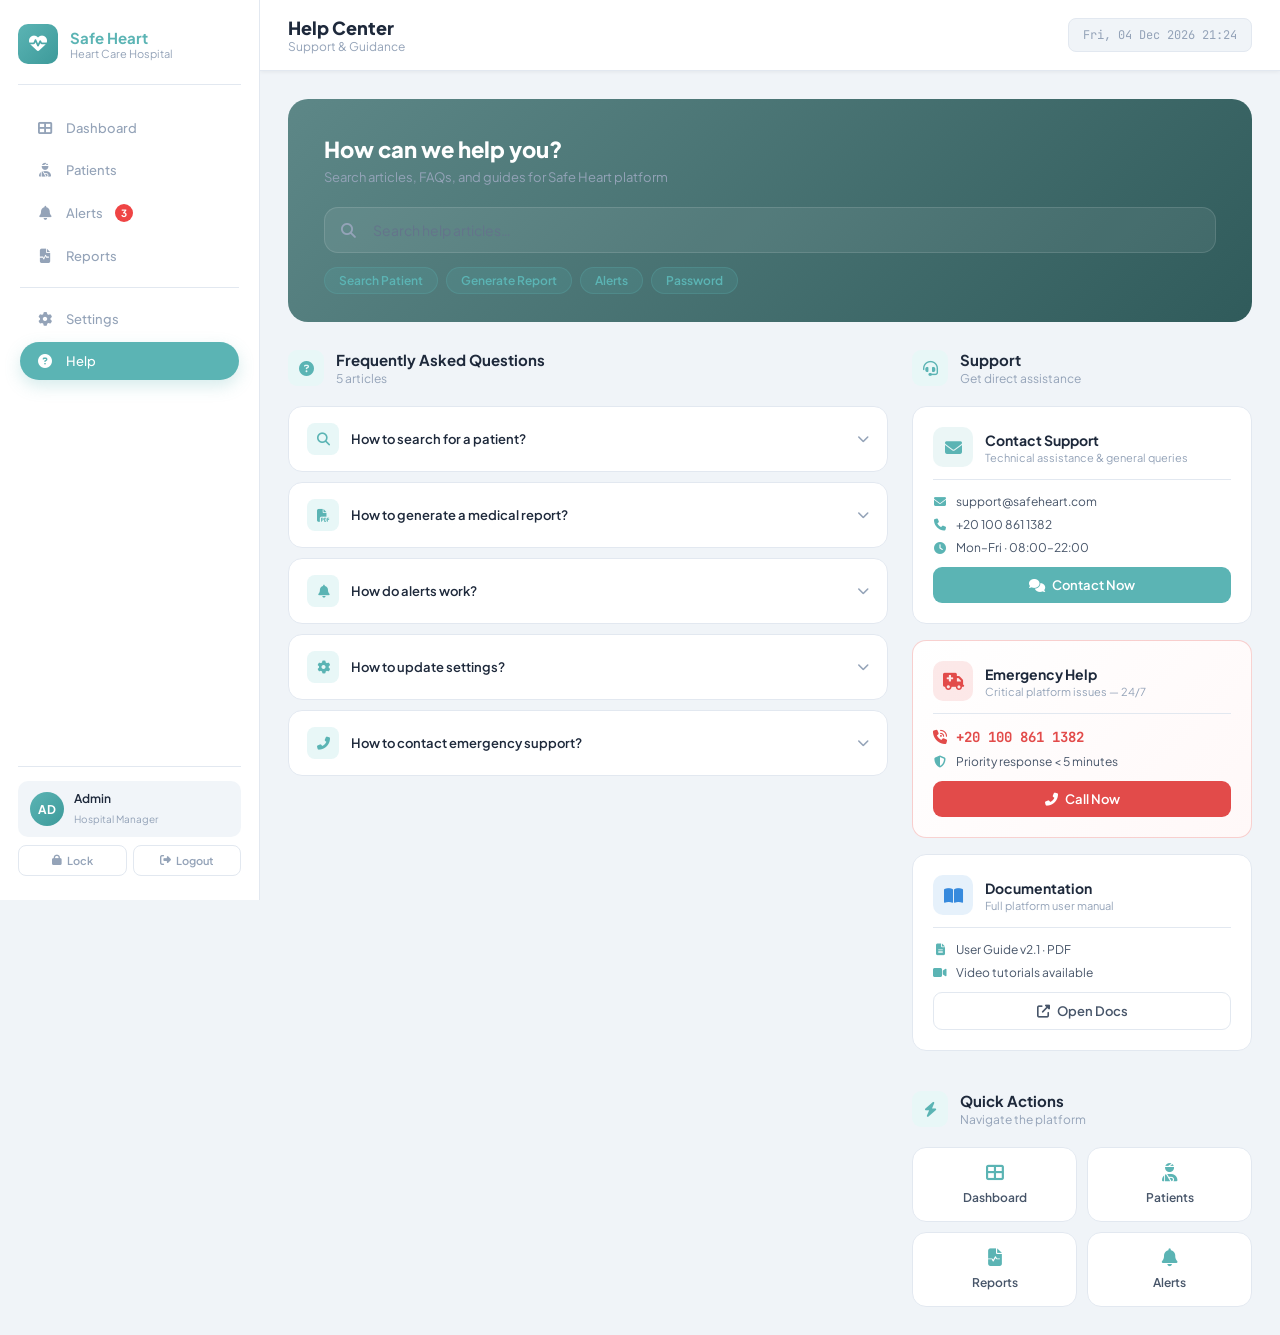
<file: Hospital/html/help.html>
<!DOCTYPE html>
<html lang="en">

<head>
    <meta charset="UTF-8">
    <meta name="viewport" content="width=device-width, initial-scale=1.0">
    <title>Safe Heart | Help Center</title>
    <link
        href="https://fonts.googleapis.com/css2?family=Plus+Jakarta+Sans:wght@300;400;500;600;700;800&family=JetBrains+Mono:wght@400;500&display=swap"
        rel="stylesheet">
    <link rel="stylesheet" href="https://cdnjs.cloudflare.com/ajax/libs/font-awesome/6.5.1/css/all.min.css">
    <link rel="stylesheet" href="../css/help.css">
</head>

<body>

    <!-- PAGE LOADER -->
    <div class="page-loader" id="pageLoader">
        <div class="loader-wrap">
            <div class="loader-heart"><i class="fas fa-heartbeat"></i></div>
            <p>Loading Help Center…</p>
        </div>
    </div>

    <!-- SIDEBAR -->
    <aside class="sidebar" id="sidebar">
        <div class="sb-logo">
            <div class="sb-logo-icon"><i class="fas fa-heartbeat"></i></div>
            <div class="sb-logo-text">
                <h3>Safe Heart</h3>
                <p>Heart Care Hospital</p>
            </div>
        </div>
        <nav class="sb-nav">
            <a href="./Hospital_Dashboard.html" class="sb-link"><i class="fas fa-th-large"></i><span>Dashboard</span></a>
            <a href="./patient.html" class="sb-link"><i class="fas fa-user-injured"></i><span>Patients</span></a>
            <a href="./Alert.html" class="sb-link"><i class="fas fa-bell"></i><span>Alerts</span><em class="nav-dot">3</em></a>
            <a href="./Report.html" class="sb-link"><i class="fas fa-file-medical-alt"></i><span>Reports</span></a>
            <div class="sb-divider"></div>
            <a href="./Setting.html" class="sb-link"><i class="fas fa-cog"></i><span>Settings</span></a>
            <a href="#" class="sb-link active"><i class="fas fa-question-circle"></i><span>Help</span></a>
        </nav>
        <div class="sb-bottom">
            <div class="sb-user">
                <div class="sb-avatar">AD</div>
                <div class="sb-user-info">
                    <p>Admin</p><small>Hospital Manager</small>
                </div>
            </div>
            <div class="sb-btns">
                <button class="sb-btn lock" id="lockBtn"><i class="fas fa-lock"></i> Lock</button>
                <button class="sb-btn logout"><i class="fas fa-sign-out-alt"></i> Logout</button>
            </div>
        </div>
        <div class="lock-screen" id="lockScreen">
            <div class="lock-icon"><i class="fas fa-lock"></i></div>
            <h3>Screen Locked</h3>
            <p>Enter PIN to unlock</p>
            <input class="lock-input" type="password" id="lockPin" placeholder="••••" maxlength="4">
            <button class="lock-unlock-btn" id="unlockBtn">Unlock</button>
        </div>
    </aside>
    <div class="overlay" id="overlay"></div>

    <!-- PAGE WRAP -->
    <div class="page-wrap">

        <!-- TOP BAR -->
        <div class="topbar">
            <div class="topbar-left">
                <button class="menu-btn" id="menuBtn"><i class="fas fa-bars"></i></button>
                <div>
                    <h1 class="page-title">Help Center</h1>
                    <p class="page-sub">Support &amp; Guidance</p>
                </div>
            </div>
            <div class="topbar-right">
                <div class="topbar-datetime" id="topbarClock"></div>
            </div>
        </div>

        <!-- CONTENT -->
        <div class="content">

            <!-- HERO SEARCH -->
            <div class="help-hero slide-up" style="--d:.05s">
                <div class="hero-text">
                    <h2>How can we help you?</h2>
                    <p>Search articles, FAQs, and guides for Safe Heart platform</p>
                </div>
                <div class="search-wrap">
                    <i class="fas fa-search search-ico"></i>
                    <input type="text" id="searchInput" placeholder="Search help articles…" autocomplete="off">
                    <button class="search-clear" id="searchClear" onclick="clearSearch()"><i
                            class="fas fa-times"></i></button>
                </div>
                <div class="search-tags">
                    <span class="stag" onclick="quickSearch('patient')">Search Patient</span>
                    <span class="stag" onclick="quickSearch('report')">Generate Report</span>
                    <span class="stag" onclick="quickSearch('alert')">Alerts</span>
                    <span class="stag" onclick="quickSearch('password')">Password</span>
                </div>
            </div>

            <!-- TWO COLUMN LAYOUT -->
            <div class="help-grid">

                <!-- LEFT: FAQ -->
                <div class="help-col">
                    <div class="section-hdr slide-up" style="--d:.1s">
                        <div class="section-icon"><i class="fas fa-question-circle"></i></div>
                        <div>
                            <h2>Frequently Asked Questions</h2>
                            <p id="faqCount">5 articles</p>
                        </div>
                    </div>
                    <div class="faq-list" id="faqList">

                        <div class="faq-item slide-up" style="--d:.12s"
                            data-keywords="search patient find lookup id name">
                            <button class="faq-btn" onclick="toggleFAQ(this)">
                                <div class="faq-q-wrap">
                                    <div class="faq-q-icon"><i class="fas fa-search"></i></div>
                                    <span>How to search for a patient?</span>
                                </div>
                                <i class="fas fa-chevron-down faq-arrow"></i>
                            </button>
                            <div class="faq-body">
                                <p>To search for a patient, navigate to the <strong>Patients</strong> section from the
                                    sidebar. You can search by:</p>
                                <ul>
                                    <li><strong>Patient ID</strong> — e.g. <code>SH-00412</code></li>
                                    <li><strong>Full Name</strong> — type part of the name</li>
                                    <li><strong>Admission Date</strong> — filter by date range</li>
                                </ul>
                                <p>Results update in real-time as you type. Click a patient row to open their full
                                    profile.</p>
                                <div class="faq-tip"><i class="fas fa-lightbulb"></i> Tip: Use the "Advanced Filter"
                                    button for multi-criteria search.</div>
                            </div>
                        </div>

                        <div class="faq-item slide-up" style="--d:.14s"
                            data-keywords="generate report pdf export medical download print">
                            <button class="faq-btn" onclick="toggleFAQ(this)">
                                <div class="faq-q-wrap">
                                    <div class="faq-q-icon"><i class="fas fa-file-pdf"></i></div>
                                    <span>How to generate a medical report?</span>
                                </div>
                                <i class="fas fa-chevron-down faq-arrow"></i>
                            </button>
                            <div class="faq-body">
                                <p>Medical reports can be generated from the <strong>Reports</strong> section or
                                    directly from a patient profile:</p>
                                <ul>
                                    <li>Open the patient's record</li>
                                    <li>Click <strong>"Generate Report"</strong> in the top bar</li>
                                    <li>Review the AI analysis and vitals charts</li>
                                    <li>Optionally add <strong>Clinical Notes</strong> via the modal</li>
                                    <li>Click <strong>"Export PDF"</strong> to download</li>
                                </ul>
                                <p>Reports include ECG waveform, vital trend charts, AI findings, and timeline.</p>
                                <div class="faq-tip"><i class="fas fa-lightbulb"></i> Tip: Clinical Notes section only
                                    appears in the PDF if you fill it in.</div>
                            </div>
                        </div>

                        <div class="faq-item slide-up" style="--d:.16s"
                            data-keywords="alert alerts work critical warning notification auto ai">
                            <button class="faq-btn" onclick="toggleFAQ(this)">
                                <div class="faq-q-wrap">
                                    <div class="faq-q-icon"><i class="fas fa-bell"></i></div>
                                    <span>How do alerts work?</span>
                                </div>
                                <i class="fas fa-chevron-down faq-arrow"></i>
                            </button>
                            <div class="faq-body">
                                <p>Safe Heart AI continuously monitors patient vitals and triggers alerts based on
                                    thresholds:</p>
                                <ul>
                                    <li><strong class="text-red">Critical</strong> — Immediate intervention required
                                        (e.g. SpO₂ &lt; 90%, HR &gt; 140 BPM)</li>
                                    <li><strong class="text-amber">Warning</strong> — Parameters trending toward concern
                                    </li>
                                    <li><strong class="text-green">Stable</strong> — Vitals within acceptable range</li>
                                </ul>
                                <p>Alerts appear in the Alerts panel, in-app notifications, and optionally via email/SMS
                                    (configurable in Settings).</p>
                                <div class="faq-tip"><i class="fas fa-lightbulb"></i> Tip: Enable "Auto Alerts" in
                                    Settings &gt; System Preferences for AI-driven predictive alerts.</div>
                            </div>
                        </div>

                        <div class="faq-item slide-up" style="--d:.18s"
                            data-keywords="settings update save preferences profile password language dark mode">
                            <button class="faq-btn" onclick="toggleFAQ(this)">
                                <div class="faq-q-wrap">
                                    <div class="faq-q-icon"><i class="fas fa-cog"></i></div>
                                    <span>How to update settings?</span>
                                </div>
                                <i class="fas fa-chevron-down faq-arrow"></i>
                            </button>
                            <div class="faq-body">
                                <p>Access <strong>Settings</strong> from the sidebar (bottom section). Available options
                                    include:</p>
                                <ul>
                                    <li><strong>Profile Settings</strong> — name, email, hospital, photo</li>
                                    <li><strong>System Preferences</strong> — dark mode, notifications, language</li>
                                    <li><strong>Security</strong> — change password with strength indicator</li>
                                    <li><strong>Notification Settings</strong> — critical, email, SMS toggles</li>
                                </ul>
                                <p>All changes take effect immediately after clicking <strong>Save</strong>.</p>
                            </div>
                        </div>

                        <div class="faq-item slide-up" style="--d:.20s"
                            data-keywords="emergency contact call help urgent support phone">
                            <button class="faq-btn" onclick="toggleFAQ(this)">
                                <div class="faq-q-wrap">
                                    <div class="faq-q-icon"><i class="fas fa-phone-alt"></i></div>
                                    <span>How to contact emergency support?</span>
                                </div>
                                <i class="fas fa-chevron-down faq-arrow"></i>
                            </button>
                            <div class="faq-body">
                                <p>For platform emergencies or urgent technical issues:</p>
                                <ul>
                                    <li><strong>Emergency Hotline:</strong> <code>+20 100 86</code> — 24/7</li>
                                    <li><strong>Support Email:</strong> <code>support@safeheart.com</code></li>
                                    <li><strong>Live Chat:</strong> Available Mon–Fri, 08:00–22:00</li>
                                </ul>
                                <p>For patient medical emergencies, contact the on-call cardiologist directly through
                                    the hospital PABX system.</p>
                                <div class="faq-tip faq-tip-red"><i class="fas fa-exclamation-circle"></i> For
                                    life-threatening emergencies, call the local emergency number immediately.</div>
                            </div>
                        </div>

                        <!-- No results -->
                        <div class="no-results" id="noResults" style="display:none">
                            <div class="nr-icon"><i class="fas fa-search"></i></div>
                            <p>No articles found for "<span id="noResultsQuery"></span>"</p>
                            <small>Try different keywords or browse the support cards</small>
                        </div>

                    </div>
                </div>

                <!-- RIGHT: SUPPORT + QUICK ACTIONS -->
                <div class="help-col-right">

                    <!-- SUPPORT CARDS -->
                    <div class="section-hdr slide-up" style="--d:.1s">
                        <div class="section-icon"><i class="fas fa-headset"></i></div>
                        <div>
                            <h2>Support</h2>
                            <p>Get direct assistance</p>
                        </div>
                    </div>

                    <div class="support-card slide-up" style="--d:.15s">
                        <div class="support-card-hdr">
                            <div class="sc-icon teal-ico"><i class="fas fa-envelope"></i></div>
                            <div>
                                <h3>Contact Support</h3>
                                <p>Technical assistance & general queries</p>
                            </div>
                        </div>
                        <div class="sc-detail"><i class="fas fa-envelope"></i> support@safeheart.com</div>
                        <div class="sc-detail"><i class="fas fa-phone"></i> +20 100 861 1382</div>
                        <div class="sc-detail"><i class="fas fa-clock"></i> Mon–Fri · 08:00–22:00</div>
                        <button class="btn-teal" onclick="showToast('Opening support chat…')"><i
                                class="fas fa-comments"></i> Contact Now</button>
                    </div>

                    <div class="support-card slide-up emergency-card" style="--d:.2s">
                        <div class="support-card-hdr">
                            <div class="sc-icon red-ico"><i class="fas fa-ambulance"></i></div>
                            <div>
                                <h3>Emergency Help</h3>
                                <p>Critical platform issues — 24/7</p>
                            </div>
                        </div>
                        <div class="sc-detail emergency-num"><i class="fas fa-phone-volume"></i> +20 100 861 1382</div>
                        <div class="sc-detail"><i class="fas fa-shield-alt"></i> Priority response &lt; 5 minutes</div>
                        <button class="btn-danger" onclick="callEmergency()"><i class="fas fa-phone-alt"></i> Call
                            Now</button>
                    </div>

                    <div class="support-card slide-up" style="--d:.25s">
                        <div class="support-card-hdr">
                            <div class="sc-icon blue-ico"><i class="fas fa-book-open"></i></div>
                            <div>
                                <h3>Documentation</h3>
                                <p>Full platform user manual</p>
                            </div>
                        </div>
                        <div class="sc-detail"><i class="fas fa-file-alt"></i> User Guide v2.1 · PDF</div>
                        <div class="sc-detail"><i class="fas fa-video"></i> Video tutorials available</div>
                        <button class="btn-outline" onclick="showToast('Opening documentation…')"><i
                                class="fas fa-external-link-alt"></i> Open Docs</button>
                    </div>

                    <!-- QUICK ACTIONS -->
                    <div class="section-hdr slide-up" style="--d:.28s; margin-top:24px">
                        <div class="section-icon"><i class="fas fa-bolt"></i></div>
                        <div>
                            <h2>Quick Actions</h2>
                            <p>Navigate the platform</p>
                        </div>
                    </div>
                    <div class="quick-actions slide-up" style="--d:.3s">
                        <button class="qa-btn" onclick="showToast('Going to Dashboard…')"><i
                                class="fas fa-th-large"></i><span>Dashboard</span></button>
                        <button class="qa-btn" onclick="showToast('Going to Patients…')"><i
                                class="fas fa-user-injured"></i><span>Patients</span></button>
                        <button class="qa-btn" onclick="showToast('Going to Reports…')"><i
                                class="fas fa-file-medical-alt"></i><span>Reports</span></button>
                        <button class="qa-btn" onclick="showToast('Going to Alerts…')"><i
                                class="fas fa-bell"></i><span>Alerts</span></button>
                    </div>

                </div><!-- end right col -->
            </div><!-- end help-grid -->
        </div><!-- end content -->
    </div><!-- end page-wrap -->

    <!-- TOAST -->
    <div class="toast" id="toast"><i class="fas fa-check-circle"></i><span id="toastMsg">Done</span></div>

    <script src="../js/help.js"></script>
</body>

</html>
</file>
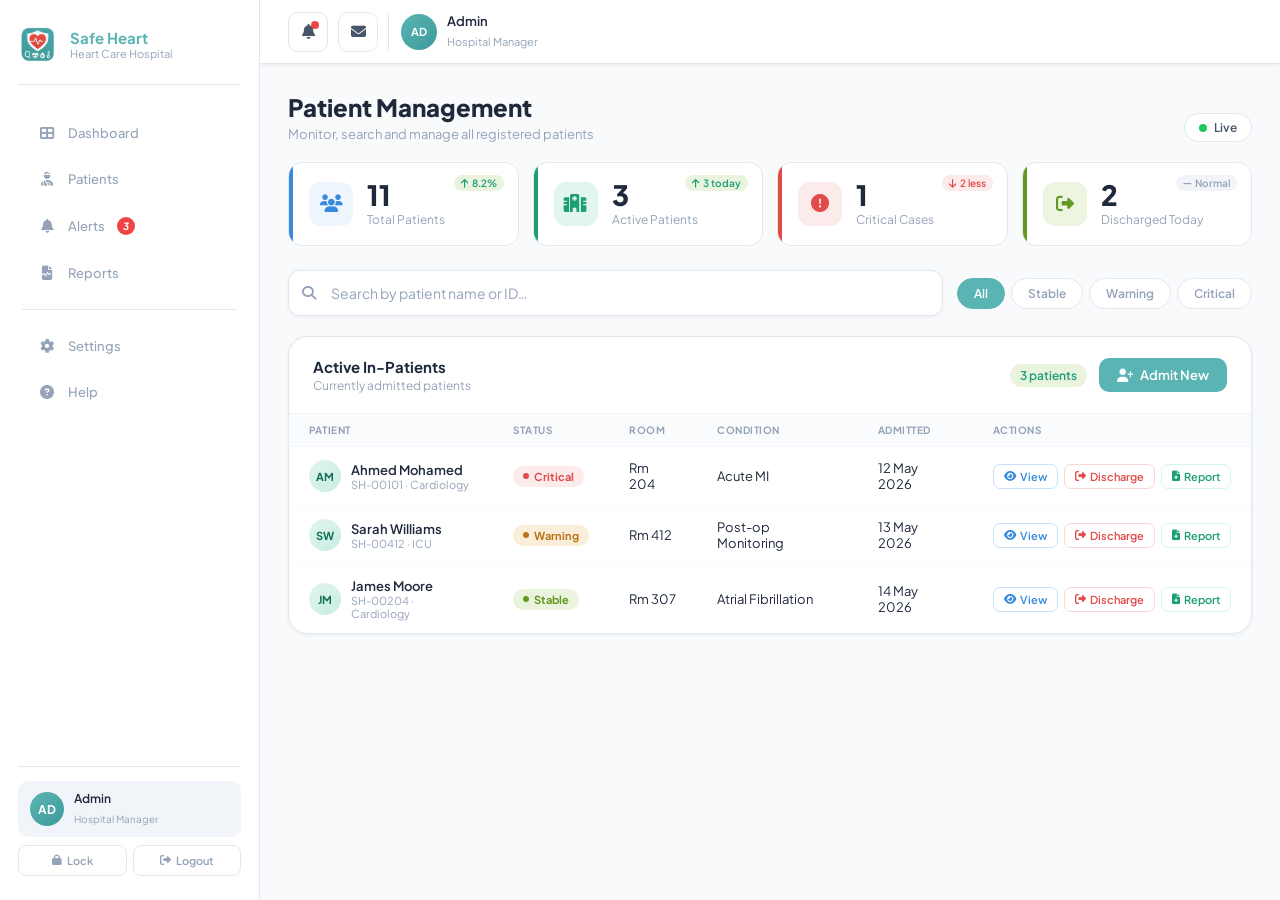
<file: Hospital/html/patient.html>
<!DOCTYPE html>
<html lang="en">

<head>
    <meta charset="UTF-8">
    <meta name="viewport" content="width=device-width, initial-scale=1.0">
    <title>Safe Heart | Patient Management</title>
    <link
        href="https://fonts.googleapis.com/css2?family=Plus+Jakarta+Sans:wght@300;400;500;600;700;800&family=JetBrains+Mono:wght@400;500&display=swap"
        rel="stylesheet">
    <link rel="stylesheet" href="https://cdnjs.cloudflare.com/ajax/libs/font-awesome/6.5.1/css/all.min.css">
    <link rel="stylesheet" href="../css/patients.css">
</head>

<body>

    <!-- PAGE LOADER -->
    <div class="page-loader" id="pageLoader">
        <div class="loader-heart"><i class="fas fa-heartbeat"></i></div>
    </div>
    
    <!-- SIDEBAR -->
    <aside class="sidebar" id="sidebar">
        <div class="sb-logo">
            <div class="sb-logo-icon">
                <!-- <i class="fas fa-heartbeat"></i> -->
                <img src="../image/logo.png" alt="">
            </div>
            <div class="sb-logo-text">
                <h3>Safe Heart</h3>
                <p>Heart Care Hospital</p>
            </div>
        </div>
        <!-- <div class="sb-divider"></div> -->
        <nav class="sb-nav">
            <a href="./Hospital_Dashboard.html" class="sb-link"><i class="fas fa-th-large"></i><span>Dashboard</span></a>
            <a href="./patient.html" class="sb-link"><i class="fas fa-user-injured"></i><span>Patients</span></a>
            <a href="./Alert.html" class="sb-link"><i class="fas fa-bell"></i><span>Alerts</span><em class="nav-dot">3</em></a>
            <a href="./Report.html" class="sb-link"><i class="fas fa-file-medical-alt"></i><span>Reports</span></a>
            <div class="sb-divider"></div>
            <a href="./Setting.html" class="sb-link"><i class="fas fa-cog"></i><span>Settings</span></a>
            <a href="./help.html" class="sb-link"><i class="fas fa-question-circle"></i><span>Help</span></a>
        </nav>
        <div class="sb-bottom">
            <div class="sb-user">
                <div class="sb-avatar">AD</div>
                <div class="sb-user-info">
                    <p>Admin</p><small>Hospital Manager</small>
                </div>
            </div>
            <div class="sb-btns">
                <button class="sb-btn lock" id="lockBtn"><i class="fas fa-lock"></i> Lock</button>
                <button class="sb-btn logout" id="logoutBtn"><i class="fas fa-sign-out-alt"></i> Logout</button>
            </div>
        </div>
        <div class="lock-screen" id="lockScreen">
            <div class="lock-icon"><i class="fas fa-lock"></i></div>
            <h3>Screen Locked</h3>
            <p>Enter PIN to unlock</p>
            <input class="lock-input" type="password" id="lockPin" placeholder="Enter PIN" maxlength="4">
            <button class="lock-unlock-btn" id="unlockBtn">Unlock</button>
        </div>
    </aside>
    
    <div class="overlay" id="overlay"></div>

    <!-- MAIN -->
    <main class="content">

        <header class="header">
            <button class="menu-btn" id="menuBtn"><i class="fas fa-bars"></i></button>
            <div class="header-right">
                <div class="icon-btn notif"><i class="fas fa-bell"></i><span class="badge-dot"></span></div>
                <div class="icon-btn"><i class="fas fa-envelope"></i></div>
                <div class="hdr-user">
                    <div class="hdr-avatar">AD</div>
                    <div>
                        <p>Admin</p><small>Hospital Manager</small>
                    </div>
                </div>
            </div>
        </header>

        <div class="page-hero">
            <div>
                <h1 class="hero-title">Patient Management</h1>
                <p class="hero-sub">Monitor, search and manage all registered patients</p>
            </div>
            <div class="live-badge"><span class="live-pulse"></span>Live</div>
        </div>

        <!-- STATS -->
        <div class="stats-grid">
            <div class="stat-card blue">
                <div class="stat-icon-wrap"><i class="fas fa-users"></i></div>
                <div class="stat-info"><span class="stat-num" id="statTotal">0</span><span class="stat-lbl">Total
                        Patients</span></div>
                <span class="stat-trend up"><i class="fas fa-arrow-up"></i> 8.2%</span>
            </div>
            <div class="stat-card teal">
                <div class="stat-icon-wrap"><i class="fas fa-hospital"></i></div>
                <div class="stat-info"><span class="stat-num" id="statActive">0</span><span class="stat-lbl">Active
                        Patients</span></div>
                <span class="stat-trend up"><i class="fas fa-arrow-up"></i> 3 today</span>
            </div>
            <div class="stat-card red">
                <div class="stat-icon-wrap"><i class="fas fa-exclamation-circle"></i></div>
                <div class="stat-info"><span class="stat-num" id="statCritical">0</span><span class="stat-lbl">Critical
                        Cases</span></div>
                <span class="stat-trend down"><i class="fas fa-arrow-down"></i> 2 less</span>
            </div>
            <div class="stat-card green">
                <div class="stat-icon-wrap"><i class="fas fa-sign-out-alt"></i></div>
                <div class="stat-info"><span class="stat-num" id="statDischarged">0</span><span
                        class="stat-lbl">Discharged Today</span></div>
                <span class="stat-trend neutral"><i class="fas fa-minus"></i> Normal</span>
            </div>
        </div>

        <!-- SEARCH -->
        <div class="search-zone">
            <div class="search-wrap">
                <i class="fas fa-search s-ico"></i>
                <input type="text" id="searchInput" class="search-input" placeholder="Search by patient name or ID…"
                    autocomplete="off">
                <button class="s-clear" id="searchClear"><i class="fas fa-times"></i></button>
            </div>
            <div class="filter-pills">
                <button class="fpill active" data-filter="all">All</button>
                <button class="fpill" data-filter="Stable">Stable</button>
                <button class="fpill" data-filter="Warning">Warning</button>
                <button class="fpill" data-filter="Critical">Critical</button>
            </div>
        </div>

        <!-- RESULT CARD -->
        <div class="result-wrap" id="resultWrap">
            <div class="result-card" id="resultCard">
                <div class="rc-top">
                    <div class="rc-avatar" id="rcAvatar"></div>
                    <div class="rc-identity">
                        <h2 id="rcName"></h2>
                        <p id="rcId"></p>
                        <span class="rc-badge" id="rcStatus"></span>
                    </div>
                    <button class="rc-close" id="rcClose"><i class="fas fa-times"></i></button>
                </div>
                <div class="rc-vitals">
                    <div class="vital-chip">
                        <div class="vc-icon vc-red"><i class="fas fa-heartbeat"></i></div>
                        <div class="vc-body"><strong id="vcHR"></strong><small>Heart Rate</small></div>
                    </div>
                    <div class="vital-chip">
                        <div class="vc-icon vc-blue"><i class="fas fa-tint"></i></div>
                        <div class="vc-body"><strong id="vcBlood"></strong><small>Blood Type</small></div>
                    </div>
                    <div class="vital-chip">
                        <div class="vc-icon vc-teal"><i class="fas fa-user"></i></div>
                        <div class="vc-body"><strong id="vcAge"></strong><small>Age</small></div>
                    </div>
                    <div class="vital-chip">
                        <div class="vc-icon vc-green"><i class="fas fa-clock"></i></div>
                        <div class="vc-body"><strong id="vcUpdate"></strong><small>Last Update</small></div>
                    </div>
                </div>
                <div class="rc-emergency">
                    <h4><i class="fas fa-phone-alt"></i> Emergency Contact</h4>
                    <div class="em-grid">
                        <div class="em-row"><span>Name</span><strong id="emName"></strong></div>
                        <div class="em-row"><span>Relation</span><strong id="emRelation"></strong></div>
                        <div class="em-row"><span>Phone</span><strong id="emPhone"></strong></div>
                    </div>
                </div>
                <div class="rc-actions">
                    <a class="ra-btn ra-call" id="btnCall" href="#"><i class="fas fa-phone-alt"></i> Call</a>
                    <a class="ra-btn ra-wa" id="btnWA" href="#" target="_blank"><i class="fab fa-whatsapp"></i>
                        WhatsApp</a>
                    <button class="ra-btn ra-admit" id="btnAdmit"><i class="fas fa-hospital"></i> Admit</button>
                    <button class="ra-btn ra-emergency" id="btnEmergency"><i class="fas fa-exclamation-triangle"></i>
                        Emergency</button>
                </div>
            </div>
        </div>

        <!-- TABLE -->
        <div class="table-panel">
            <div class="tp-head">
                <div>
                    <h3>Active In-Patients</h3>
                    <p>Currently admitted patients</p>
                </div>
                <div class="tp-head-right">
                    <span class="tp-count" id="tableCount">0 patients</span>
                    <button class="admit-new-btn" id="admitNewBtn"><i class="fas fa-user-plus"></i> Admit New</button>
                </div>
            </div>
            <div class="table-scroll">
                <table class="pt-table">
                    <thead>
                        <tr>
                            <th>Patient</th>
                            <th>Status</th>
                            <th>Room</th>
                            <th>Condition</th>
                            <th>Admitted</th>
                            <th>Actions</th>
                        </tr>
                    </thead>
                    <tbody id="ptBody"></tbody>
                </table>
                <div class="table-empty" id="tableEmpty">
                    <div class="empty-ico"><i class="fas fa-user-injured"></i></div>
                    <p>No patients currently admitted</p>
                    <small>Click "Admit New" to add a patient</small>
                </div>
            </div>
        </div>

    </main>

    <!-- ADMIT MODAL -->
    <div class="modal-bg" id="admitModal">
        <div class="modal-box">
            <div class="modal-hdr">
                <div>
                    <h3>Admit New Patient</h3>
                    <p>Fill in patient information</p>
                </div>
                <button class="modal-x" id="closeAdmitBtn"><i class="fas fa-times"></i></button>
            </div>
            <div class="form-grid">
                <div class="fg full"><label>Full Name <em>*</em></label><input type="text" id="fName"
                        placeholder="e.g. Ahmed Mohamed"></div>
                <div class="fg"><label>Patient ID <em>*</em></label><input type="text" id="fId" placeholder="SH-00XXX">
                </div>
                <div class="fg"><label>Room <em>*</em></label><input type="text" id="fRoom" placeholder="e.g. 205">
                </div>
                <div class="fg"><label>Department</label><input type="text" id="fDept" placeholder="e.g. Cardiology">
                </div>
                <div class="fg"><label>Status</label>
                    <select id="fStatus">
                        <option value="Stable">Stable</option>
                        <option value="Warning">Warning</option>
                        <option value="Critical">Critical</option>
                    </select>
                </div>
                <div class="fg"><label>Condition</label><input type="text" id="fCondition" placeholder="e.g. Acute MI">
                </div>
            </div>
            <div class="modal-footer">
                <button class="mf-btn cancel" id="cancelAdmitBtn">Cancel</button>
                <button class="mf-btn primary" id="doAdmitBtn"><i class="fas fa-user-plus"></i> Admit Patient</button>
            </div>
        </div>
    </div>

    <!-- REPORT MODAL -->
    <div class="modal-bg" id="reportModal">
        <div class="modal-box report-box">
            <div class="modal-hdr">
                <div>
                    <h3>Medical Report</h3>
                    <p id="reportPtName">Patient</p>
                </div>
                <button class="modal-x" id="closeReportBtn"><i class="fas fa-times"></i></button>
            </div>
            <div class="form-grid">
                <div class="fg full"><label>Diagnosis</label><input type="text" id="rDiagnosis"
                        placeholder="Primary diagnosis"></div>
                <div class="fg"><label>Attending Doctor</label><input type="text" id="rDoctor" placeholder="Dr. Name">
                </div>
                <div class="fg"><label>Date</label><input type="text" id="rDate" readonly></div>
                <div class="fg full"><label>Medications</label><input type="text" id="rMeds"
                        placeholder="e.g. Aspirin 100mg, Metoprolol 50mg"></div>
                <div class="fg full"><label>Clinical Notes</label><textarea id="rNotes" rows="4"
                        placeholder="Write clinical observations…"></textarea></div>
            </div>
            <div class="modal-footer">
                <button class="mf-btn cancel" id="closeReportBtn2">Close</button>
                <button class="mf-btn primary" id="saveReportBtn"><i class="fas fa-save"></i> Save Report</button>
            </div>
        </div>
    </div>

    <!-- DISCHARGE MODAL -->
    <div class="modal-bg" id="dischargeModal">
        <div class="modal-box confirm-box">
            <div class="confirm-ico discharge-ico"><i class="fas fa-sign-out-alt"></i></div>
            <h3>Discharge Patient</h3>
            <p>Are you sure you want to discharge <strong id="dischargeName"></strong>?</p>
            <div class="confirm-footer">
                <button class="mf-btn cancel" id="cancelDischargeBtn">Cancel</button>
                <button class="mf-btn discharge-btn" id="doDischargeBtn">Discharge</button>
            </div>
        </div>
    </div>

    <!-- EMERGENCY MODAL -->
    <div class="modal-bg" id="emergencyModal">
        <div class="modal-box confirm-box emergency-box">
            <div class="confirm-ico emergency-ico"><i class="fas fa-exclamation-triangle"></i></div>
            <h3>Emergency Alert</h3>
            <p>Send emergency alert for <strong id="emergencyName"></strong>?<br>All on-call staff will be notified.</p>
            <div class="confirm-footer">
                <button class="mf-btn cancel" id="cancelEmergencyBtn">Cancel</button>
                <button class="mf-btn emergency-btn" id="doEmergencyBtn"><i class="fas fa-bell"></i> Send Alert</button>
            </div>
        </div>
    </div>

    <!-- LOGOUT MODAL -->
    <div class="modal-bg" id="logoutModal">
        <div class="modal-box confirm-box">
            <div class="confirm-ico logout-ico"><i class="fas fa-sign-out-alt"></i></div>
            <h3>Log Out</h3>
            <p>Are you sure you want to log out of Safe Heart?</p>
            <div class="confirm-footer">
                <button class="mf-btn cancel" id="cancelLogoutBtn">Cancel</button>
                <button class="mf-btn logout-btn" id="doLogoutBtn">Log Out</button>
            </div>
        </div>
    </div>

    <!-- TOAST -->
    <div class="toast" id="toast"><i id="toastIcon"></i><span id="toastMsg"></span></div>

    <script src="../js/patients.js"></script>
</body>

</html>
</file>
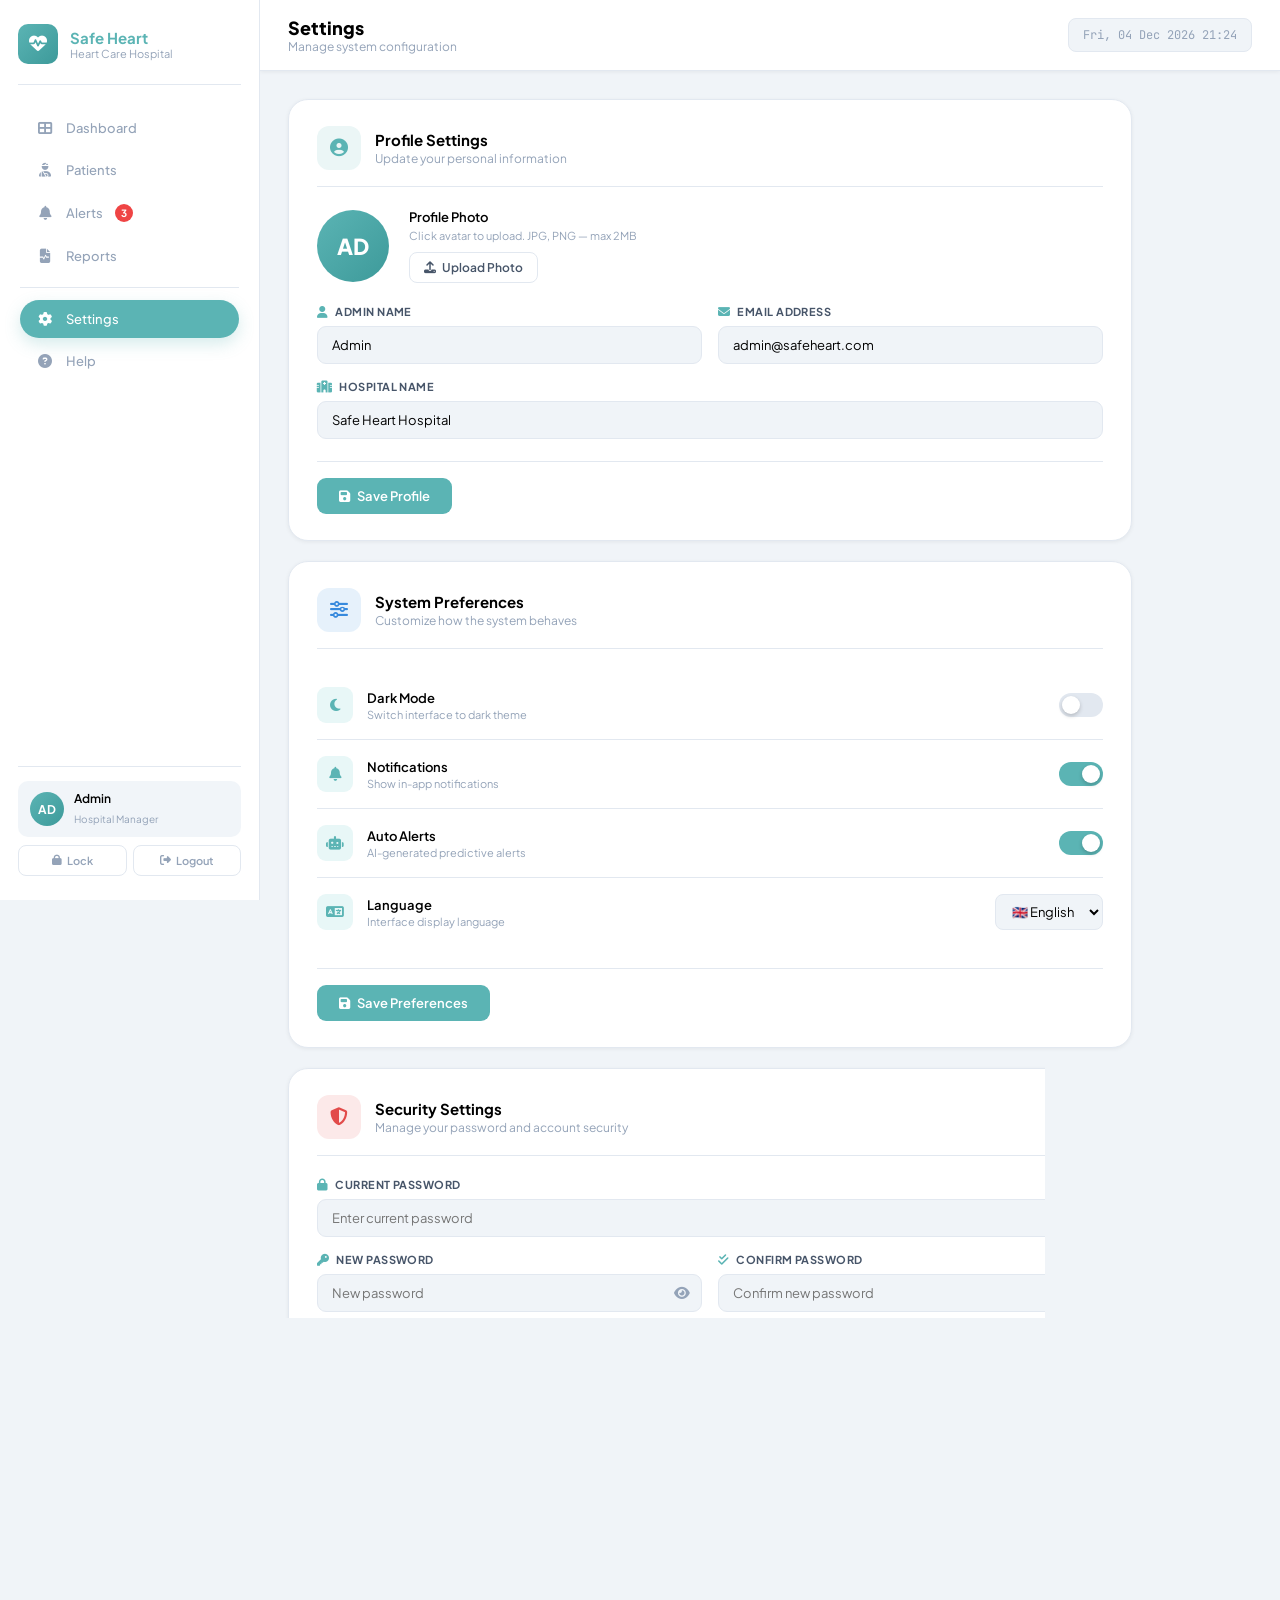
<file: Hospital/html/Setting.html>
<!DOCTYPE html>
<html lang="en">
<head>
<meta charset="UTF-8">
<meta name="viewport" content="width=device-width, initial-scale=1.0">
<title>Safe Heart | Settings</title>
<link href="https://fonts.googleapis.com/css2?family=Plus+Jakarta+Sans:wght@300;400;500;600;700;800&family=JetBrains+Mono:wght@400;500&display=swap" rel="stylesheet">
<link rel="stylesheet" href="https://cdnjs.cloudflare.com/ajax/libs/font-awesome/6.5.1/css/all.min.css">
<link rel="stylesheet" href="../css/Setting.css">
</head>
<body>

<!-- PAGE LOADER -->
<div class="page-loader" id="pageLoader">
  <div class="loader-wrap">
    <div class="loader-heart"><i class="fas fa-heartbeat"></i></div>
    <p>Loading Settings…</p>
  </div>
</div>

<!-- TOAST -->
<div class="toast" id="toast"><i class="fas fa-check-circle"></i><span id="toastMsg">Saved successfully</span></div>

<!-- SIDEBAR -->
<aside class="sidebar" id="sidebar">
  <div class="sb-logo">
    <div class="sb-logo-icon"><i class="fas fa-heartbeat"></i></div>
    <div class="sb-logo-text"><h3>Safe Heart</h3><p>Heart Care Hospital</p></div>
  </div>
  <nav class="sb-nav">
    <a href="./Hospital_Dashboard.html" class="sb-link"><i class="fas fa-th-large"></i><span>Dashboard</span></a>
    <a href="./patient.html" class="sb-link"><i class="fas fa-user-injured"></i><span>Patients</span></a>
    <a href="./Alert.html" class="sb-link"><i class="fas fa-bell"></i><span>Alerts</span><em class="nav-dot">3</em></a>
    <a href="./Report.html" class="sb-link"><i class="fas fa-file-medical-alt"></i><span>Reports</span></a>
    <div class="sb-divider"></div>
    <a href="./Setting.html" class="sb-link active"><i class="fas fa-cog"></i><span>Settings</span></a>
    <a href="./help.html" class="sb-link"><i class="fas fa-question-circle"></i><span>Help</span></a>
  </nav>
  <div class="sb-bottom">
    <div class="sb-user">
      <div class="sb-avatar">AD</div>
      <div class="sb-user-info"><p>Admin</p><small>Hospital Manager</small></div>
    </div>
    <div class="sb-btns">
      <button class="sb-btn lock" id="lockBtn"><i class="fas fa-lock"></i> Lock</button>
      <button class="sb-btn logout"><i class="fas fa-sign-out-alt"></i> Logout</button>
    </div>
  </div>
  <div class="lock-screen" id="lockScreen">
    <div class="lock-icon"><i class="fas fa-lock"></i></div>
    <h3>Screen Locked</h3><p>Enter PIN to unlock</p>
    <input class="lock-input" type="password" id="lockPin" placeholder="••••" maxlength="4">
    <button class="lock-unlock-btn" id="unlockBtn">Unlock</button>
  </div>
</aside>
<div class="overlay" id="overlay"></div>

<!-- PAGE WRAP -->
<div class="page-wrap">

  <!-- TOP BAR -->
  <div class="topbar">
    <div class="topbar-left">
      <button class="menu-btn" id="menuBtn"><i class="fas fa-bars"></i></button>
      <div>
        <h1 class="page-title">Settings</h1>
        <p class="page-sub">Manage system configuration</p>
      </div>
    </div>
    <div class="topbar-right">
      <div class="topbar-datetime" id="topbarClock"></div>
    </div>
  </div>

  <!-- CONTENT -->
  <div class="content">

    <!-- A: PROFILE SETTINGS -->
    <div class="settings-card slide-up" style="--d:.05s">
      <div class="card-header">
        <div class="card-icon teal"><i class="fas fa-user-circle"></i></div>
        <div><h2>Profile Settings</h2><p>Update your personal information</p></div>
      </div>
      <div class="avatar-upload-row">
        <div class="avatar-preview" id="avatarPreview">
          <span id="avatarInitials">AD</span>
          <div class="avatar-overlay" onclick="document.getElementById('avatarInput').click()">
            <i class="fas fa-camera"></i>
          </div>
        </div>
        <div class="avatar-info">
          <p class="avatar-label">Profile Photo</p>
          <p class="avatar-hint">Click avatar to upload. JPG, PNG — max 2MB</p>
          <input type="file" id="avatarInput" accept="image/*" hidden>
          <button class="btn-sm-outline" onclick="document.getElementById('avatarInput').click()"><i class="fas fa-upload"></i> Upload Photo</button>
        </div>
      </div>
      <div class="form-grid">
        <div class="form-group">
          <label><i class="fas fa-user"></i> Admin Name</label>
          <input type="text" id="adminName" value="Admin" placeholder="Full name">
        </div>
        <div class="form-group">
          <label><i class="fas fa-envelope"></i> Email Address</label>
          <input type="email" id="adminEmail" value="admin@safeheart.com" placeholder="Email">
        </div>
        <div class="form-group full">
          <label><i class="fas fa-hospital"></i> Hospital Name</label>
          <input type="text" id="hospitalName" value="Safe Heart Hospital" placeholder="Hospital name">
        </div>
      </div>
      <div class="card-footer">
        <button class="btn-primary" onclick="saveProfile()"><i class="fas fa-save"></i> Save Profile</button>
      </div>
    </div>

    <!-- B: SYSTEM PREFERENCES -->
    <div class="settings-card slide-up" style="--d:.1s">
      <div class="card-header">
        <div class="card-icon blue"><i class="fas fa-sliders-h"></i></div>
        <div><h2>System Preferences</h2><p>Customize how the system behaves</p></div>
      </div>
      <div class="prefs-list">
        <div class="pref-row">
          <div class="pref-info">
            <div class="pref-icon"><i class="fas fa-moon"></i></div>
            <div><p class="pref-name">Dark Mode</p><p class="pref-desc">Switch interface to dark theme</p></div>
          </div>
          <label class="toggle"><input type="checkbox" id="darkModeToggle"><span class="toggle-track"><span class="toggle-thumb"></span></span></label>
        </div>
        <div class="pref-row">
          <div class="pref-info">
            <div class="pref-icon"><i class="fas fa-bell"></i></div>
            <div><p class="pref-name">Notifications</p><p class="pref-desc">Show in-app notifications</p></div>
          </div>
          <label class="toggle"><input type="checkbox" id="notifToggle" checked><span class="toggle-track"><span class="toggle-thumb"></span></span></label>
        </div>
        <div class="pref-row">
          <div class="pref-info">
            <div class="pref-icon"><i class="fas fa-robot"></i></div>
            <div><p class="pref-name">Auto Alerts</p><p class="pref-desc">AI-generated predictive alerts</p></div>
          </div>
          <label class="toggle"><input type="checkbox" id="autoAlertToggle" checked><span class="toggle-track"><span class="toggle-thumb"></span></span></label>
        </div>
        <div class="pref-row">
          <div class="pref-info">
            <div class="pref-icon"><i class="fas fa-language"></i></div>
            <div><p class="pref-name">Language</p><p class="pref-desc">Interface display language</p></div>
          </div>
          <select class="pref-select" id="langSelect">
            <option value="en">🇬🇧 English</option>
            <option value="ar">🇸🇦 Arabic</option>
            <option value="fr">🇫🇷 French</option>
          </select>
        </div>
      </div>
      <div class="card-footer">
        <button class="btn-primary" onclick="savePrefs()"><i class="fas fa-save"></i> Save Preferences</button>
      </div>
    </div>

    <!-- C: SECURITY -->
    <div class="settings-card slide-up" style="--d:.15s">
      <div class="card-header">
        <div class="card-icon red"><i class="fas fa-shield-alt"></i></div>
        <div><h2>Security Settings</h2><p>Manage your password and account security</p></div>
      </div>
      <div class="form-grid">
        <div class="form-group full">
          <label><i class="fas fa-lock"></i> Current Password</label>
          <div class="input-icon-wrap">
            <input type="password" id="currentPass" placeholder="Enter current password">
            <button class="eye-btn" onclick="togglePass('currentPass',this)"><i class="fas fa-eye"></i></button>
          </div>
        </div>
        <div class="form-group">
          <label><i class="fas fa-key"></i> New Password</label>
          <div class="input-icon-wrap">
            <input type="password" id="newPass" placeholder="New password">
            <button class="eye-btn" onclick="togglePass('newPass',this)"><i class="fas fa-eye"></i></button>
          </div>
        </div>
        <div class="form-group">
          <label><i class="fas fa-check-double"></i> Confirm Password</label>
          <div class="input-icon-wrap">
            <input type="password" id="confirmPass" placeholder="Confirm new password">
            <button class="eye-btn" onclick="togglePass('confirmPass',this)"><i class="fas fa-eye"></i></button>
          </div>
        </div>
      </div>
      <div class="password-strength" id="passStrength" style="display:none">
        <div class="strength-bar"><div class="strength-fill" id="strengthFill"></div></div>
        <span id="strengthLabel">Weak</span>
      </div>
      <div class="card-footer">
        <button class="btn-danger" onclick="updatePassword()"><i class="fas fa-shield-alt"></i> Update Password</button>
      </div>
    </div>

    <!-- D: NOTIFICATION SETTINGS -->
    <div class="settings-card slide-up" style="--d:.2s">
      <div class="card-header">
        <div class="card-icon amber"><i class="fas fa-bell-slash"></i></div>
        <div><h2>Notification Settings</h2><p>Control how and when you receive alerts</p></div>
      </div>
      <div class="notif-grid">
        <div class="notif-card" id="nc-critical">
          <div class="notif-icon red-ico"><i class="fas fa-exclamation-circle"></i></div>
          <div class="notif-body"><p class="notif-name">Critical Alerts</p><p class="notif-desc">Immediate life-threatening notifications</p></div>
          <label class="toggle"><input type="checkbox" checked onchange="syncNotifCard(this,'nc-critical')"><span class="toggle-track"><span class="toggle-thumb"></span></span></label>
        </div>
        <div class="notif-card" id="nc-email">
          <div class="notif-icon blue-ico"><i class="fas fa-envelope"></i></div>
          <div class="notif-body"><p class="notif-name">Email Notifications</p><p class="notif-desc">Send alerts to registered email</p></div>
          <label class="toggle"><input type="checkbox" checked onchange="syncNotifCard(this,'nc-email')"><span class="toggle-track"><span class="toggle-thumb"></span></span></label>
        </div>
        <div class="notif-card" id="nc-sms">
          <div class="notif-icon green-ico"><i class="fas fa-sms"></i></div>
          <div class="notif-body"><p class="notif-name">SMS Alerts</p><p class="notif-desc">Text message critical updates</p></div>
          <label class="toggle"><input type="checkbox" onchange="syncNotifCard(this,'nc-sms')"><span class="toggle-track"><span class="toggle-thumb"></span></span></label>
        </div>
      </div>
      <div class="card-footer">
        <button class="btn-primary" onclick="saveNotif()"><i class="fas fa-save"></i> Save Notification Settings</button>
      </div>
    </div>

    <!-- E: SYSTEM INFO -->
    <div class="settings-card slide-up" style="--d:.25s">
      <div class="card-header">
        <div class="card-icon green"><i class="fas fa-info-circle"></i></div>
        <div><h2>System Information</h2><p>Current platform details</p></div>
      </div>
      <div class="sysinfo-grid">
        <div class="sysinfo-item">
          <div class="sysinfo-icon"><i class="fas fa-code-branch"></i></div>
          <div><p class="si-label">Version</p><p class="si-val mono">Safe Heart v2.1</p></div>
        </div>
        <div class="sysinfo-item">
          <div class="sysinfo-icon"><i class="fas fa-calendar-check"></i></div>
          <div><p class="si-label">Last Update</p><p class="si-val mono" id="lastUpdate"></p></div>
        </div>
        <div class="sysinfo-item">
          <div class="sysinfo-icon"><i class="fas fa-server"></i></div>
          <div><p class="si-label">Server Status</p><p class="si-val"><span class="status-pill green-pill"><span class="pulse-dot"></span>Active</span></p></div>
        </div>
        <div class="sysinfo-item">
          <div class="sysinfo-icon"><i class="fas fa-database"></i></div>
          <div><p class="si-label">Database</p><p class="si-val"><span class="status-pill green-pill">Connected</span></p></div>
        </div>
        <div class="sysinfo-item">
          <div class="sysinfo-icon"><i class="fas fa-microchip"></i></div>
          <div><p class="si-label">AI Engine</p><p class="si-val"><span class="status-pill teal-pill">Safe Heart AI v2.1</span></p></div>
        </div>
        <div class="sysinfo-item">
          <div class="sysinfo-icon"><i class="fas fa-shield-alt"></i></div>
          <div><p class="si-label">Security</p><p class="si-val"><span class="status-pill green-pill">SSL Secured</span></p></div>
        </div>
      </div>
    </div>

  </div><!-- end content -->
</div><!-- end page-wrap -->

<script src="../js/Setting.js"></script>
</body>
</html>
</file>
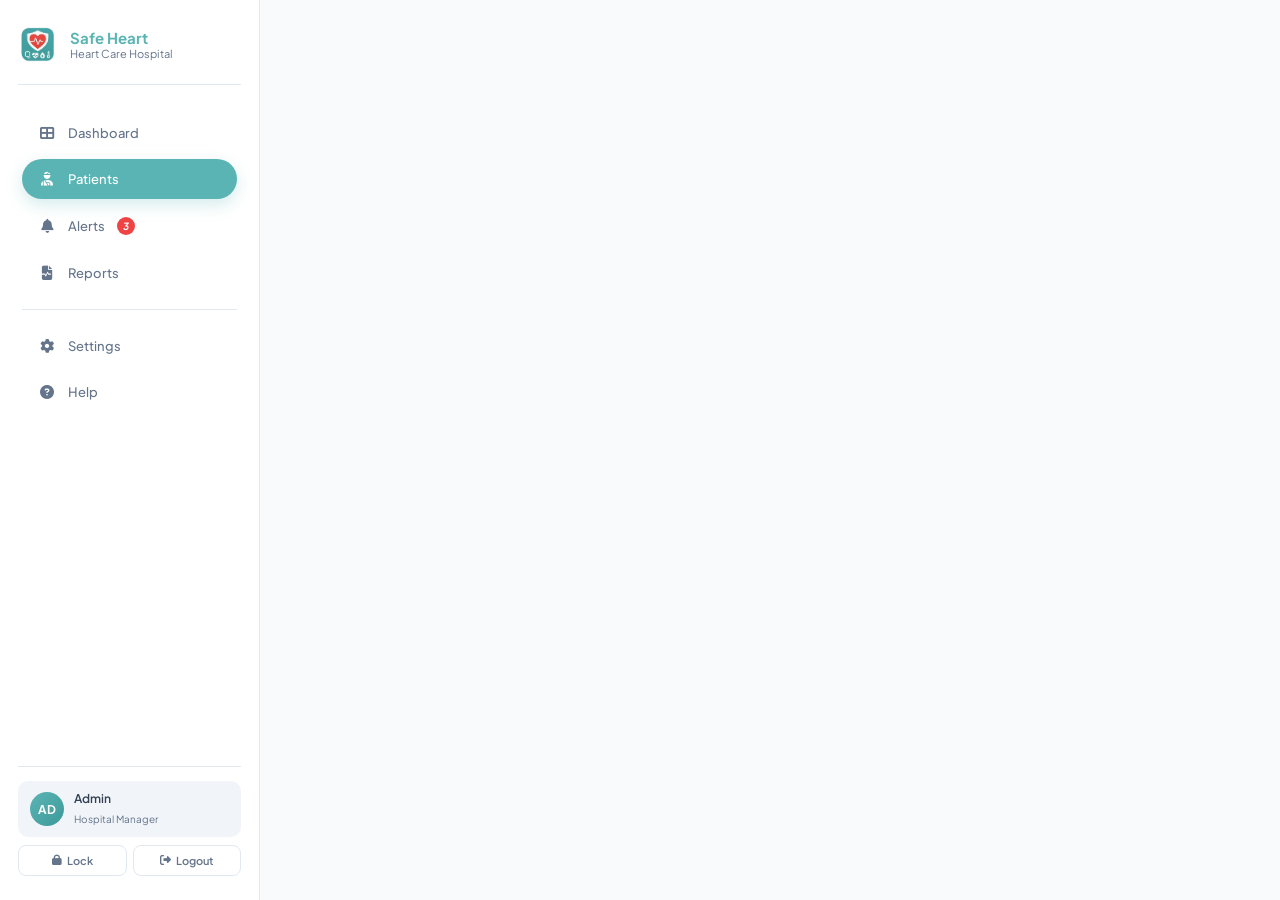
<file: Hospital/html/sidbar.html>
<!DOCTYPE html>
<html lang="en">
<head>
    <meta charset="UTF-8">
    <meta name="viewport" content="width=device-width, initial-scale=1.0">
    <title>Safe Heart | SidBar</title>
    <link
        href="https://fonts.googleapis.com/css2?family=Plus+Jakarta+Sans:wght@300;400;500;600;700;800&family=JetBrains+Mono:wght@400;500&display=swap"
        rel="stylesheet">
    <link rel="stylesheet" href="https://cdnjs.cloudflare.com/ajax/libs/font-awesome/6.5.1/css/all.min.css">
    <link rel="stylesheet" href="../css/sidbar.css">
</head>
<body>
    <!-- PAGE LOADER -->
    <div class="page-loader" id="pageLoader">
        <div class="loader-heart"><i class="fas fa-heartbeat"></i></div>
    </div>
    
    <!-- SIDEBAR -->
    <aside class="sidebar" id="sidebar">
        <div class="sb-logo">
            <div class="sb-logo-icon">
                <!-- <i class="fas fa-heartbeat"></i> -->
                <img src="../image/logo.png" alt="">
            </div>
            <div class="sb-logo-text">
                <h3>Safe Heart</h3>
                <p>Heart Care Hospital</p>
            </div>
        </div>
        <!-- <div class="sb-divider"></div> -->
        <nav class="sb-nav">
            <a href="./Hospital_Dashboard.html" class="sb-link"><i class="fas fa-th-large"></i><span>Dashboard</span></a>
            <a href="#" class="sb-link active"><i class="fas fa-user-injured"></i><span>Patients</span></a>
            <a href="#" class="sb-link"><i class="fas fa-bell"></i><span>Alerts</span><em class="nav-dot">3</em></a>
            <a href="#" class="sb-link"><i class="fas fa-file-medical-alt"></i><span>Reports</span></a>
            <div class="sb-divider"></div>
            <a href="#" class="sb-link"><i class="fas fa-cog"></i><span>Settings</span></a>
            <a href="#" class="sb-link"><i class="fas fa-question-circle"></i><span>Help</span></a>
        </nav>
        <div class="sb-bottom">
            <div class="sb-user">
                <div class="sb-avatar">AD</div>
                <div class="sb-user-info">
                    <p>Admin</p><small>Hospital Manager</small>
                </div>
            </div>
            <div class="sb-btns">
                <button class="sb-btn lock" id="lockBtn"><i class="fas fa-lock"></i> Lock</button>
                <button class="sb-btn logout" id="logoutBtn"><i class="fas fa-sign-out-alt"></i> Logout</button>
            </div>
        </div>
        <div class="lock-screen" id="lockScreen">
            <div class="lock-icon"><i class="fas fa-lock"></i></div>
            <h3>Screen Locked</h3>
            <p>Enter PIN to unlock</p>
            <input class="lock-input" type="password" id="lockPin" placeholder="Enter PIN" maxlength="4">
            <button class="lock-unlock-btn" id="unlockBtn">Unlock</button>
        </div>
    </aside>
    
    <div class="overlay" id="overlay"></div>
</body>
</html>
</file>
<file: css/main.css>
/* --- Root Variables & Reset --- */
:root {
    --primary: #5bb4b4;
    --dark: #1e293b;
    --light-bg: #f8fafc;
    --text-muted: #64748b;
    --white: #ffffff;
    --accent: #e2f2f2;
    --section-bg: #f4fbfb;
}

* {
    margin: 0;
    padding: 0;
    box-sizing: border-box;
    font-family: 'Inter', sans-serif;
}

/* ========================= */
/* NAVBAR BASE (Glassmorphism) */
/* ========================= */
.navbar {
    position: sticky;
    top: 0;
    z-index: 1000;

    display: flex;
    justify-content: space-between;
    align-items: center;

    padding: 18px 8%;

    /* Glass effect */
    background: rgba(255, 255, 255, 0.6);
    backdrop-filter: blur(12px);
    -webkit-backdrop-filter: blur(12px);

    border-bottom: 1px solid rgba(255, 255, 255, 0.2);
    box-shadow: 0 8px 30px rgba(0, 0, 0, 0.05);

    transition: all 0.3s ease;

    animation: navFadeDown 0.6s ease forwards;
}

/* ========================= */
/* NAVBAR ANIMATION ON LOAD */
/* ========================= */
@keyframes navFadeDown {
    from {
        transform: translateY(-20px);
        opacity: 0;
    }

    to {
        transform: translateY(0);
        opacity: 1;
    }
}

/* ========================= */
/* LOGO STYLE */
/* ========================= */
.logo {
    display: flex;
    align-items: center;
    gap: 10px;
    font-weight: 700;
    font-size: 1.2rem;
    color: var(--dark);
}

.logo img {
    width: 24px;
    height: 24px;
    object-fit: contain;
    transition: 0.3s ease;
}

.logo span {
    transition: 0.3s ease;
}

/* Logo hover effect */
.logo:hover img {
    transform: rotate(10deg) scale(1.1);
}

.logo:hover span {
    letter-spacing: 1px;
}

/* ========================= */
/* NAV LINKS */
/* ========================= */
.nav-links {
    display: flex;
    list-style: none;
    gap: 25px;
}

.nav-links a {
    text-decoration: none;
    color: var(--text-muted);
    font-size: 0.9rem;
    position: relative;
    transition: 0.3s ease;
}

/* underline animation */
.nav-links a::after {
    content: "";
    position: absolute;
    left: 0;
    bottom: -4px;
    width: 0%;
    height: 2px;
    background: var(--primary);
    transition: 0.3s ease;
}

.nav-links a:hover {
    color: var(--primary);
}

.nav-links a:hover::after {
    width: 100%;
}

/* active link */
.nav-links a.active {
    color: var(--primary);
}

.nav-links a.active::after {
    width: 100%;
    box-shadow: 0 0 8px var(--primary);
}

/* ========================= */
/* BUTTON */
/* ========================= */
.btn-download {
    background: var(--primary);
    color: white;
    border: none;
    padding: 10px 18px;
    border-radius: 6px;
    cursor: pointer;
    transition: 0.3s ease;
}

.btn-download:hover {
    transform: translateY(-2px);
    box-shadow: 0 8px 20px rgba(0, 0, 0, 0.1);
}

/* ========================= */
/* MENU TOGGLE (MOBILE) */
/* ========================= */
.menu-toggle {
    display: none;
    font-size: 22px;
    cursor: pointer;
    transition: 0.3s ease;
}

.menu-toggle:hover i {
    transform: rotate(90deg);
}

/* ========================= */
/* SCROLL SHRINK EFFECT */
/* ========================= */
.navbar.shrink {
    padding: 10px 8%;
    background: rgba(255, 255, 255, 0.85);
    backdrop-filter: blur(16px);
    box-shadow: 0 10px 25px rgba(0, 0, 0, 0.08);
}

.navbar.shrink .logo img {
    width: 20px;
    height: 20px;
}

.navbar.shrink .nav-links a {
    font-size: 0.85rem;
}

/* ========================= */
/* MOBILE SIDEBAR */
/* ========================= */
@media (max-width: 992px) {

    .menu-toggle {
        display: block;
    }

    .btn-download {
        display: none;
    }

    .nav-links {
        position: fixed;
        top: 0;
        right: 0;

        width: 280px;
        height: 100vh;

        background: rgba(255, 255, 255, 0.7);
        backdrop-filter: blur(15px);

        flex-direction: column;
        padding: 100px 30px;
        gap: 20px;

        transform: translateX(100%);
        opacity: 0;

        transition: 0.4s ease;

        box-shadow: -10px 0 40px rgba(0, 0, 0, 0.1);
        z-index: 1000;
    }

    .nav-links.active {
        transform: translateX(0);
        opacity: 1;
    }
}

/* ========================= */
/* DESKTOP RESET */
/* ========================= */
@media (min-width: 993px) {

    .nav-links {
        position: static;
        flex-direction: row;
        background: transparent;
        transform: none;
        opacity: 1;
        width: auto;
        height: auto;
        padding: 0;
        box-shadow: none;
    }
}

/* ========================= */
/* OVERLAY (MOBILE MENU) */
/* ========================= */
.overlay {
    position: fixed;
    inset: 0;
    background: rgba(0, 0, 0, 0.4);

    opacity: 0;
    visibility: hidden;

    transition: 0.3s ease;
    z-index: 999;
}

.overlay.active {
    opacity: 1;
    visibility: visible;
}

:root {
    --primary: #5bb4b4;
    --primary-dark: #3d9a9a;
}

/* =========================
   FOOTER BASE
========================= */
.main-footer {
    background: linear-gradient(135deg, #5bb4b4 0%, #3d9a9a 50%, #1e6f6f 100%);
    color: #fff;
    padding: 60px 20px 20px;
    position: relative;
    overflow: hidden;
    margin-top: 40px;
    backdrop-filter: blur(10px);
    /* margin-top: 20px; */
}


/* glow overlay */
.main-footer::before {
    content: "";
    position: absolute;
    inset: 0;
    background: radial-gradient(circle at top left, rgba(255,255,255,0.15), transparent 60%);
    pointer-events: none;
}

/* =========================
   GRID LAYOUT
========================= */
.footer-grid {
    display: grid;
    grid-template-columns: 2fr 3fr 2fr;
    gap: 40px;
    align-items: start;
    position: relative;
    z-index: 1;
}

/* =========================
   BRAND
========================= */
.footer-logo {
    display: flex;
    align-items: center;
    gap: 10px;
    font-size: 20px;
    font-weight: bold;
}

.footer-logo img {
    width: 42px;
    height: 42px;
    object-fit: cover;
}

.footer-brand p {
    margin-top: 15px;
    color: rgba(255,255,255,0.85);
    line-height: 1.6;
}

/* =========================
   LINKS
========================= */
.footer-links {
    display: flex;
    gap: 40px;
}

.link-col h4 {
    color: #fff;
    margin-bottom: 12px;
    font-size: 16px;
}

.link-col a {
    position: relative;
    display: inline-block;
    color: rgba(255,255,255,0.75);
    text-decoration: none;
    margin-bottom: 10px;
    transition: 0.3s;
}

/* underline animation */
.link-col a::after {
    content: "";
    position: absolute;
    left: 0;
    bottom: -3px;
    width: 0;
    height: 2px;
    background: #fff;
    transition: 0.35s ease;
}

.link-col a:hover {
    color: #fff;
}

.link-col a:hover::after {
    width: 100%;
}

/* =========================
   SOCIALS
========================= */
.socials a {
    position: relative;
    color: rgba(255,255,255,0.75);
    text-decoration: none;
    margin-right: 10px;
    transition: 0.3s;
}

.socials a:hover {
    color: #fff;
}

/* =========================
   FORM
========================= */
.footer-form h4 {
    margin-bottom: 10px;
}

.footer-form p {
    color: rgba(255,255,255,0.8);
    margin-bottom: 10px;
}

.footer-form form {
    display: flex;
    flex-direction: column;
    gap: 10px;
}

.footer-form input {
    padding: 12px;
    border-radius: 8px;
    border: 1px solid rgba(255,255,255,0.3);
    background: rgba(0,0,0,0.15);
    color: #fff;
    outline: none;
}

.footer-form input::placeholder {
    color: rgba(255,255,255,0.6);
}

.footer-form button {
    background: #fff;
    color: #1e6f6f;
    border: none;
    padding: 12px;
    border-radius: 8px;
    cursor: pointer;
    font-weight: bold;
    transition: 0.3s;
}

.footer-form button:hover {
    background: #e6fffb;
    transform: translateY(-2px);
}

/* =========================
   BOTTOM
========================= */
.footer-bottom {
    text-align: center;
    margin-top: 40px;
    padding-top: 20px;
    border-top: 1px solid rgba(255,255,255,0.2);
    color: rgba(255,255,255,0.75);
    font-size: 13px;
}

.socials a {
    display: inline-flex;
    align-items: center;
    justify-content: center;
    width: 38px;
    height: 38px;
    margin-right: 10px;
    border-radius: 50%;
    background: rgba(255, 255, 255, 0.15);
    color: #fff;
    font-size: 16px;
    transition: 0.3s;
    text-decoration: none;
}

.socials a:hover {
    background: #fff;
    color: #1e6f6f;
    transform: translateY(-3px);
}

/* =========================
   RESPONSIVE
========================= */

/* Tablet */
@media (max-width: 992px) {
    .footer-grid {
        grid-template-columns: 1fr 1fr;
        gap: 30px;
    }

    .footer-links {
        flex-direction: column;
        gap: 20px;
    }
}

/* Mobile */
@media (max-width: 600px) {
    .footer-grid {
        grid-template-columns: 1fr;
        text-align: center;
    }

    .footer-logo {
        justify-content: center;
    }

    .footer-links {
        align-items: center;
        justify-content: center;
    }

    .footer-form form {
        align-items: center;
    }

    .footer-form input,
    .footer-form button {
        width: 100%;
        max-width: 300px;
    }
}
</file>
<file: css/home.css>
/* --- Root Variables & Reset --- */
:root {
    --primary: #5bb4b4;
    --dark: #1e293b;
    --light-bg: #f8fafc;
    --text-muted: #64748b;
    --white: #ffffff;
    --accent: #e2f2f2;
    --section-bg: #f4fbfb;
}

* {
    margin: 0;
    padding: 0;
    box-sizing: border-box;
    font-family: 'Inter', sans-serif;
}

body {
    background-color: var(--white);
    color: var(--dark);
    line-height: 1.6;
}

.container {
    max-width: 1200px;
    margin: 0 auto;
    padding: 0 20px;
}

.text-center {
    text-align: center;
}

/* --- Buttons --- */
.btn-primary {
    background: var(--primary);
    color: white;
    border: none;
    padding: 12px 25px;
    border-radius: 8px;
    cursor: pointer;
    font-weight: 600;
}

.btn-secondary {
    background: transparent;
    border: 1px solid var(--primary);
    color: var(--primary);
    padding: 12px 25px;
    border-radius: 8px;
    cursor: pointer;
}

.btn-white {
    background-color: #ffffff;
    color: #76b7b2;
    border: none;
    padding: 14px 35px;
    border-radius: 8px;
    font-weight: 600;
    cursor: pointer;
    transition: 0.3s;
}

.btn-outline-white {
    background-color: transparent;
    border: 2px solid #ffffff;
    color: #ffffff;
    padding: 12px 35px;
    border-radius: 8px;
    font-weight: 600;
    cursor: pointer;
    transition: 0.3s;
}

/* --- Hero Section --- */
.hero {
    background: var(--section-bg);
    display: grid;
    grid-template-columns: minmax(0, 1fr) minmax(0, 1fr);
    gap: 40px;
    align-items: center;
    padding: 60px 20px;
    max-width: 1200px;
    margin: 0 auto;
}

.hero h1 {
    font-size: 3.2rem;
    line-height: 1.2;
    margin-bottom: 20px;
}

.hero h1 span {
    color: var(--primary);
}

.hero-btns {
    display: flex;
    gap: 15px;
    margin-top: 25px;
}

.hero-image {
    display: flex;
    justify-content: center;
}

.hero-image img {
    width: 100%;
    border-radius: 20px;
}

/* --- About Section --- */
.about {
    background-color: var(--white);
    padding: 120px 0;
    text-align: center;
    border-bottom: 1px solid #f1f5f9;
}

.about h2 {
    font-size: 2.8rem;
    margin-bottom: 30px;
}

.about p {
    color: var(--text-muted);
    line-height: 1.9;
    font-size: 1.15rem;
    max-width: 900px;
    margin: auto;
}

/* --- Features --- */
.features {
    background: var(--section-bg);
    padding: 60px 20px;
}

.features-grid {
    display: grid;
    grid-template-columns: repeat(auto-fit, minmax(300px, 1fr));
    gap: 25px;
}

.f-card {
    background: var(--light-bg);
    padding: 30px;
    border-radius: 15px;
    text-align: center;
    transition: 0.3s;
}

.f-card:hover {
    transform: translateY(-10px);
    background: white;
    box-shadow: 0 15px 30px rgba(0, 0, 0, 0.05);
}

.f-card i {
    font-size: 35px;
    color: var(--primary);
    margin-bottom: 15px;
}
.mobile-text i,
.dash-text i {
    color: var(--primary);
    margin-right: 15px;
    font-size: 1.2rem;
    transition: 0.4s;
}

.mobile-text li:hover i {
    transform: scale(1.3) rotate(360deg);
}
.dash-text li:hover i {
    transform: scale(1.3) rotate(360deg);
}
/* --- Section Title --- */
.section-title {
    text-align: center;
    margin-bottom: 40px;
    font-size: 2.5rem;
}

/* --- Steps --- */
.steps-flex {
    display: flex;
    justify-content: space-between;
    gap: 20px;
}

.step {
    text-align: center;
    flex: 1;
}

.step span {
    width: 45px;
    height: 45px;
    background: var(--primary);
    color: white;
    display: inline-flex;
    align-items: center;
    justify-content: center;
    border-radius: 50%;
    margin-bottom: 15px;
}

/* --- Mobile & Dashboard --- */
.mobile-grid,
.dash-grid {
    display: grid;
    grid-template-columns: 1fr 1fr;
    gap: 80px;
    align-items: center;
    padding: 100px 20px;
    max-width: 1200px;
    margin: auto;
}

.mobile-text h2,
.dash-text h2 {
    font-size: 2.8rem;
    margin-bottom: 25px;
}

.mobile-text li,
.dash-text li {
    margin-bottom: 18px;
    font-weight: 600;
    cursor: pointer;
    display: flex;
    align-items: center;
    transition: 0.3s;
}

.mobile-text li:hover,
.dash-text li:hover {
    transform: translateX(15px);
    color: var(--primary);
}

.mobile-text i,
.dash-text i {
    color: var(--primary);
    margin-right: 15px;
}


.mobile-text li,
.dash-text li {
    margin-bottom: 18px;
    font-weight: 600;
    display: flex;
    align-items: center;
    cursor: pointer;
    transition: all 0.4s ease;
}

.mobile-text li:hover,
.dash-text li:hover {
    transform: translateX(15px);
    color: var(--primary);
}

/* --- Images --- */
.mobile-img img,
.dash-img img {
    width: 100%;
    max-width: 520px;
    margin: auto;
    display: block;
    border-radius: 20px;
    transition: 0.4s;
}

.mobile-img:hover img {
    transform: scale(1.05);
}

.dash-img:hover img {
    transform: scale(1.05);
}

@keyframes floatingEffect {
    0% {
        transform: translateY(0px);
    }

    50% {
        transform: translateY(-15px);
    }

    100% {
        transform: translateY(0px);
    }
}

.mobile-img img,
.dash-img img {
    animation: floatingEffect 4s ease-in-out infinite;
}

.mobile-img:hover img {
    transform: rotateY(-12deg) scale(1.05);
    box-shadow: 0 30px 60px rgba(91, 180, 180, 0.2);
}

.dash-img:hover img {
    transform: rotateY(12deg) scale(1.05);
    box-shadow: 0 30px 60px rgba(91, 180, 180, 0.2);
}

/* --- Why Choose --- */
.why-choose {
    background: var(--section-bg);
    padding: 100px 0;
}

.why-grid {
    display: grid;
    grid-template-columns: repeat(4, 1fr);
    gap: 30px;
}

.why-item {
    padding: 35px 20px;
    text-align: center;
    transition: 0.3s;
}

.why-item:hover {
    transform: translateY(-15px);
    background: var(--white);
}

.why-item i {
    font-size: 45px;
    color: var(--primary);
}

.why-item i {
    font-size: 45px;
    color: var(--primary);
    margin-bottom: 20px;
    transition: 0.5s ease;
}

.why-item:hover i {
    transform: scale(1.2) rotate(15deg);
}


/* --- Testimonials --- */
.testimonials {
    padding: 100px 0;
}

.t-grid {
    display: grid;
    grid-template-columns: repeat(2, 1fr);
    gap: 40px;
}

.t-card {
    background: var(--section-bg);
    padding: 45px;
    border-radius: 25px;
    transition: 0.3s;
}

.t-card:hover {
    transform: scale(1.03);
}

.quote-mark {
    font-size: 70px;
    color: var(--primary);
    opacity: 0.2;
    transition: 0.4s;
}

.t-card:hover .quote-mark {
    opacity: 0.6;
    transform: translateY(-5px) rotate(-10deg);
}

/* --- CTA --- */
.start-monitoring {
    background: linear-gradient(135deg, var(--primary), #4a9a9a);
    color: white;
    padding: 120px 0;
    text-align: center;
}

.start-monitoring h2 {
    font-size: 3rem;
    margin-bottom: 25px;
}

.cta-btns {
    display: flex;
    justify-content: center;
    gap: 25px;
    margin-top: 40px;
}

/* --- Overlay --- */
.overlay {
    position: fixed;
    top: 0;
    left: 0;
    width: 100%;
    height: 100%;
    background: rgba(0, 0, 0, 0.4);
    opacity: 0;
    visibility: hidden;
    transition: 0.3s;
}

.overlay.active {
    opacity: 1;
    visibility: visible;
}

/* --- Responsive --- */
@media (max-width: 992px) {

    .hero,
    .mobile-grid,
    .dash-grid,
    .why-grid,
    .t-grid {
        grid-template-columns: 1fr;
        text-align: center;
    }

    .steps-flex {
        flex-direction: column;
    }

    .hero h1 {
        font-size: 2.5rem;
    }

    .why-grid {
        grid-template-columns: repeat(2, 1fr);
    }
}

@media (max-width: 576px) {
    .why-grid {
        grid-template-columns: 1fr;
    }
}

/* ================= CONTACT SECTION ================= */

.contact-section {
    padding: 120px 0;
    background: #f4fbfb;
}

/* Subtitle */
.contact-subtitle {
    text-align: center;
    color: #64748b;
    margin-bottom: 50px;
    font-size: 1.1rem;
}

/* Layout */
.contact-grid {
    display: grid;
    grid-template-columns: 1fr 1fr;
    gap: 60px;
    align-items: start;
}

/* ================= FORM ================= */
.contact-form {
    background: rgba(255, 255, 255, 0.8);
    backdrop-filter: blur(10px);

    padding: 40px;
    border-radius: 20px;

    box-shadow: 0 20px 40px rgba(0, 0, 0, 0.05);
    border: 1px solid rgba(0, 0, 0, 0.05);
}

/* Inputs */
.input-group {
    margin-bottom: 20px;
}

.contact-form input,
.contact-form textarea {
    width: 100%;
    padding: 14px 16px;

    border: 1px solid #e2e8f0;
    border-radius: 12px;

    outline: none;
    font-size: 0.95rem;

    transition: 0.3s;
}

/* Focus effect */
.contact-form input:focus,
.contact-form textarea:focus {
    border-color: #5bb4b4;
    box-shadow: 0 0 0 4px rgba(91, 180, 180, 0.15);
}

/* Button */
.contact-form button {
    width: 100%;
    margin-top: 10px;
}

/* ================= INFO SIDE ================= */
/* .contact-info {
    display: flex;
    flex-direction: column;
    gap: 20px;
}

.info-card {
    display: flex;
    align-items: center;
    gap: 15px;

    background: white;
    padding: 20px;

    border-radius: 16px;

    box-shadow: 0 10px 25px rgba(0, 0, 0, 0.05);

    transition: 0.3s;
} */

/* Hover */
/* .info-card:hover {
    transform: translateY(-5px);
    box-shadow: 0 20px 40px rgba(91, 180, 180, 0.15);
}

.info-card i {
    font-size: 20px;
    color: #5bb4b4;
} */

/* ================= RESPONSIVE ================= */
/* @media (max-width: 992px) {
    .contact-grid {
        grid-template-columns: 1fr;
    }

    .contact-form {
        padding: 25px;
    }
} */
</file>
<file: css/fag.css>
/* ================= ROOT ================= */
:root {
    --primary: #5bb4b4;
    --dark: #1e293b;
    --light-bg: #f8fafc;
    --text-muted: #64748b;
    --white: #ffffff;
    --accent: #e2f2f2;
    --section-bg: #f4fbfb;
}

/* ================= RESET ================= */
* {
    margin: 0;
    padding: 0;
    box-sizing: border-box;
    font-family: 'Inter', sans-serif;
}

body {
    background-color: var(--white);
    color: var(--dark);
    line-height: 1.6;
    overflow-x: hidden;
    /* حل أهم مشكلة scroll */
}

.container {
    max-width: 1200px;
    margin: 0 auto;
    padding: 0 20px;
}

.text-center {
    text-align: center;
}

/* ================= FAQ SECTION ================= */
.faq-section {
    padding: 80px 0;
    background: var(--white);
}

.faq-header {
    margin-bottom: 50px;
}

.q-icon {
    width: 40px;
    height: 40px;
    background: #e74c3c;
    color: white;
    border-radius: 50%;
    display: flex;
    align-items: center;
    justify-content: center;
    margin: 0 auto 15px;
    font-weight: bold;
    opacity: 0.8;
}

.faq-header h2 {
    font-size: 2.2rem;
    margin-bottom: 15px;
    color: var(--dark);
}

.faq-header p {
    color: var(--text-muted);
    margin-bottom: 25px;
}

.search-bar input {
    width: 100%;
    max-width: 500px;
    padding: 12px 20px;
    border: 1px solid #e2e8f0;
    border-radius: 8px;
    outline: none;
    transition: 0.3s;
}

/* ================= FAQ GRID ================= */
.faq-grid {
    max-width: 800px;
    margin: 0 auto;
    display: flex;
    flex-direction: column;
    gap: 15px;
}

.faq-item {
    background: var(--white);
    border: 1px solid #f1f5f9;
    border-radius: 10px;
    padding: 20px;
    text-align: left;
    transition: 0.3s ease;
    cursor: pointer;
}
.faq-item {
    transition: all 0.3s ease;
}

.faq-item:hover {
    border-color: var(--primary);
    box-shadow: 0 5px 15px rgba(0, 0, 0, 0.02);
}

/* ================= ANIMATION (UNCHANGED) ================= */
.faq-question {
    display: flex;
    align-items: center;
    gap: 15px;
    font-weight: 600;
    color: var(--dark);
}

.faq-question i {
    color: var(--primary);
    font-size: 1.1rem;
}

.faq-answer {
    max-height: 0;
    overflow: hidden;
    opacity: 0;
    transition: all 0.4s ease-in-out;
    padding-top: 0;
    color: var(--text-muted);
    font-size: 0.95rem;
}

.faq-item:hover .faq-answer {
    max-height: 120px;
    opacity: 1;
    padding-top: 15px;
}

/* ================= FOOTER ================= */
/* .main-footer {
    background-color: #55908b !important;
    color: white !important;
    padding: 80px 0 40px !important;
    margin-top: 100px !important;
} */

/* .footer-logo {
    display: flex !important;
    align-items: center !important;
    font-size: 28px !important;
    font-weight: 700 !important;
    margin-bottom: 20px !important;
}

.logo-white {
    color: #ffffff !important;
}

.logo-heart {
    color: #e74c3c !important;
    margin-right: 10px !important;
    font-size: 24px !important;
}

.social-links {
    display: flex !important;
    gap: 15px !important;
    margin-top: 15px !important;
}

.social-links a {
    color: white !important;
    transition: 0.3s ease !important;
}

.social-links a:hover {
    transform: translateY(-5px) !important;
}

.footer-grid {
    display: grid !important;
    grid-template-columns: 1fr 2fr !important;
    gap: 60px !important;
}

.footer-links-container {
    display: grid !important;
    grid-template-columns: repeat(3, 1fr) !important;
    gap: 40px !important;
}

.link-col a {
    color: #e2f2f2 !important;
    text-decoration: none !important;
    display: block !important;
    margin-bottom: 12px !important;
    transition: 0.3s;
}

.link-col a:hover {
    transform: translateX(6px);
} */

/* ================= RESPONSIVE ================= */

/* Tablet */
@media (max-width: 992px) {

    .faq-header h2 {
        font-size: 1.8rem;
    }

    .footer-grid {
        grid-template-columns: 1fr !important;
        gap: 40px !important;
    }

    .footer-links-container {
        grid-template-columns: 1fr 1fr !important;
    }
}

/* Mobile */
@media (max-width: 600px) {

    .faq-section {
        padding: 60px 15px;
    }

    .faq-header h2 {
        font-size: 1.5rem;
    }

    .faq-header p {
        font-size: 0.95rem;
    }

    .footer-links-container {
        grid-template-columns: 1fr !important;
    }

    .social-links {
        flex-wrap: wrap;
    }
}

/* touch devices */
@media (hover: none) {
    .faq-item:hover .faq-answer {
        max-height: 0;
        opacity: 0;
        padding-top: 0;
    }
}
</file>
<file: Hospital/css/Alert.css>
/* ═══════════════════════════════════════════════════
   SAFE HEART — ALERTS PAGE CSS
   ═══════════════════════════════════════════════════ */

:root {
    --primary: #5bb4b4;
    --primary-dark: #3d9a9a;
    --bg: #f0f4f8;
    --white: #ffffff;
    --border: #e2e8f0;
    --text-dark: #1e293b;
    --text-mid: #475569;
    --text-light: #94a3b8;

    --red: #E24B4A;
    --amber: #BA7517;
    --green: #1D9E75;
    --blue: #378ADD;

    --sb-bg: #ffffff;
    --sidebar-w: 260px;
    --header-h: 64px;

    --sb-hover: rgba(91, 180, 180, 0.08);
    --sb-active: rgba(91, 180, 180, 0.15);

    --shadow-sm: 0 1px 4px rgba(0, 0, 0, .06);
    --shadow-md: 0 4px 20px rgba(0, 0, 0, .09);
    --shadow-lg: 0 12px 40px rgba(0, 0, 0, .14);
    --r-sm: 10px;
    --r-md: 14px;
    --r-lg: 20px;
    
}

*,
*::before,
*::after {
    box-sizing: border-box;
    margin: 0;
    padding: 0;
}

html {
    scroll-behavior: smooth;
}

body {
    font-family: 'Plus Jakarta Sans', sans-serif;
    background: var(--bg);
    color: var(--text-dark);
    min-height: 100vh;
    overflow-x: hidden;
}

a {
    text-decoration: none;
}

button {
    font-family: inherit;
    cursor: pointer;
}

input,
select,
textarea {
    font-family: inherit;
}

/* ════════ PAGE LOADER ════════ */
.page-loader {
    position: fixed;
    inset: 0;
    background: var(--sb-bg);
    display: flex;
    align-items: center;
    justify-content: center;
    z-index: 9999;
    transition: opacity .5s, visibility .5s;
}

.page-loader.hidden {
    opacity: 0;
    visibility: hidden;
}

.loader-heart {
    font-size: 48px;
    color: var(--primary);
    animation: hb 1s ease infinite;
}

@keyframes hb {

    0%,
    100% {
        transform: scale(1)
    }

    50% {
        transform: scale(1.25)
    }
}

/* ════════ SIDEBAR ════════ */
.sidebar {
    position: fixed;
    top: 0;
    left: 0;

    width: var(--sidebar-w);
    height: 100vh;

    background: var(--sb-bg);
    border-right: 1px solid var(--border);

    display: flex;
    flex-direction: column;

    padding: 24px 18px;

    overflow-y: auto;
    overflow-x: hidden;

    z-index: 500;
    transition: transform .4s cubic-bezier(.77, 0, .18, 1);
}

/* Scrollbar */
.sidebar::-webkit-scrollbar {
    width: 4px;
}

.sidebar::-webkit-scrollbar-thumb {
    background: rgba(0, 0, 0, .08);
    border-radius: 4px;
}
/* ═══════════════════════════════
   LOGO
═══════════════════════════════ */
.sb-logo {
    display: flex;
    align-items: center;
    gap: 12px;

    padding-bottom: 20px;
    margin-bottom: 28px;

    border-bottom: 1px solid var(--border);
}

.sb-logo-icon {
    width: 40px;
    height: 40px;

    display: flex;
    align-items: center;
    justify-content: center;

    border-radius: 10px;
    overflow: hidden;
}

.sb-logo-icon img {
    width: 100%;
    height: 100%;
    object-fit: contain;
}

.sb-logo-text h3 {
    font-size: 15px;
    font-weight: 700;
    color: var(--primary);
}

.sb-logo-text p {
    font-size: 11px;
    color: var(--text-light);
}

/* ═══════════════════════════════
   NAVIGATION
═══════════════════════════════ */
.sb-nav {
    display: flex;
    flex-direction: column;
    gap: 6px;
    flex: 1;
    padding: 0 4px;
}

.sb-link {
    display: flex;
    align-items: center;
    gap: 12px;

    padding: 12px 16px;
    border-radius: 999px;

    color: var(--text-light);
    font-size: 13px;
    font-weight: 500;

    position: relative;
    transition: all 0.25s ease;
}


/* Icons */
.sb-link i {
    width: 18px;
    text-align: center;
    font-size: 14px;
}
/* Hover */
.sb-link:hover {
    background: var(--sb-hover);
    color: var(--primary);
    transform: translateX(6px);
}

/* Active */
.sb-link.active {
    background: var(--primary);
    color: #fff;
    box-shadow: 0 6px 16px rgba(91, 180, 180, 0.25);
}


/* Indicator */
.sb-link::before {
    content: "";
    position: absolute;

    left: 6px;
    top: 50%;
    transform: translateY(-50%) scaleY(0);

    width: 4px;
    height: 60%;

    border-radius: 10px;
    background: var(--primary);

    transition: 0.25s ease;
}

.sb-link:hover::before,
.sb-link.active::before {
    transform: translateY(-50%) scaleY(1);
}


/* Notification Dot */
.nav-dot {
    min-width: 18px;
    height: 18px;

    display: flex;
    align-items: center;
    justify-content: center;

    background: #ef4444;
    color: #fff;

    font-size: 10px;
    font-weight: 700;

    border-radius: 20px;
    padding: 0 5px;
}

/* Divider */
.sb-divider {
    height: 1px;
    background: var(--border);
    margin: 10px 0;
}

/* ═══════════════════════════════
   SIDEBAR FOOTER
═══════════════════════════════ */
.sb-bottom {
    margin-top: auto;
    padding-top: 14px;
    border-top: 1px solid var(--border);
}

/* User */
.sb-user {
    display: flex;
    align-items: center;
    gap: 10px;

    padding: 10px 12px;
    margin-bottom: 8px;

    border-radius: var(--radius-sm);
    background: #f1f5f9;
}

.sb-avatar {
    width: 34px;
    height: 34px;

    display: flex;
    align-items: center;
    justify-content: center;

    border-radius: 50%;
    background: linear-gradient(135deg, var(--primary), var(--primary-dark));

    font-size: 12px;
    font-weight: 700;
    color: #fff;
}


.sb-user-info p {
    font-size: 12px;
    font-weight: 600;
}

.sb-user-info small {
    font-size: 10px;
    color: var(--text-light);
}



/* Buttons */
.sb-btns {
    display: flex;
    gap: 6px;
}

.sb-btn {
    flex: 1;

    display: flex;
    align-items: center;
    justify-content: center;
    gap: 5px;

    padding: 8px;

    border-radius: 8px;
    border: 1px solid var(--border);

    background: #fff;
    color: var(--text-light);

    font-size: 11px;
    font-weight: 600;

    transition: 0.2s;
}


.sb-btn.lock:hover {
    background: rgba(91, 180, 180, 0.12);
    color: var(--primary);
    border-color: rgba(91, 180, 180, 0.3);
}

.sb-btn.logout:hover {
    background: #fee2e2;
    color: #ef4444;
}



/* ═══════════════════════════════
   LOCK SCREEN
═══════════════════════════════ */
.lock-screen {
    position: absolute;
    inset: 0;

    display: none;
    flex-direction: column;
    align-items: center;
    justify-content: center;

    background: #0f172a;
    z-index: 10;

    padding: 24px;
    text-align: center;
}

.lock-screen.active {
    display: flex;
}

.lock-icon {
    width: 60px;
    height: 60px;

    display: flex;
    align-items: center;
    justify-content: center;

    border-radius: 50%;
    margin-bottom: 16px;

    background: rgba(91, 180, 180, .15);
    border: 2px solid rgba(91, 180, 180, .3);

    color: var(--primary);
    font-size: 24px;
}

.lock-screen h3 {
    font-size: 15px;
    font-weight: 700;
    color: #e2e8f0;
}

.lock-screen p {
    font-size: 12px;
    color: #64748b;
    margin-bottom: 20px;
}

.lock-input {
    width: 100%;
    margin-bottom: 12px;

    padding: 11px 14px;

    border-radius: var(--radius-sm);
    border: 1px solid rgba(255, 255, 255, .1);

    background: rgba(255, 255, 255, .05);
    color: #e2e8f0;

    font-size: 16px;
    text-align: center;
    letter-spacing: 8px;

    outline: none;
}

.lock-input:focus {
    border-color: var(--primary);
}

.lock-unlock-btn {
    width: 100%;
    padding: 11px;

    border-radius: var(--radius-sm);
    border: none;

    background: var(--primary);
    color: #fff;

    font-size: 13px;
    font-weight: 600;

    transition: 0.2s;
}

.lock-unlock-btn:hover {
    background: var(--primary-dark);
}


/* ═══════════════════════════════
   OVERLAY
═══════════════════════════════ */
.overlay {
    position: fixed;
    inset: 0;

    display: none;
    background: rgba(0, 0, 0, .45);

    z-index: 499;
}

.overlay.active {
    display: block;
}


/* ═══════════════════════════════
   RESPONSIVE
═══════════════════════════════ */
@media (max-width: 992px) {
    .sidebar {
        transform: translateX(-105%);
    }

    .sidebar.active {
        transform: translateX(0);
    }

    .content {
        margin-left: 0;
    }
}

.overlay.active {
    display: block;
}

/* ════════ MAIN ════════ */
.content {
    margin-left: var(--sidebar-w);
    min-height: 100vh;
    display: flex;
    flex-direction: column;
}

/* ════════ HEADER ════════ */
.header {
    height: var(--header-h);
    background: var(--white);
    border-bottom: 1px solid var(--border);
    display: flex;
    align-items: center;
    justify-content: space-between;
    padding: 0 28px;
    position: sticky;
    top: 0;
    z-index: 100;
    box-shadow: var(--shadow-sm);
}

.menu-btn {
    width: 40px;
    height: 40px;
    display: none;
    align-items: center;
    justify-content: center;
    border: 1px solid var(--border);
    background: var(--white);
    border-radius: var(--r-sm);
    font-size: 16px;
    transition: .2s;
}

.menu-btn:hover {
    background: var(--primary);
    color: #fff;
}

.header-right {
    display: flex;
    align-items: center;
    gap: 10px;
}

.icon-btn {
    position: relative;
    width: 40px;
    height: 40px;
    display: flex;
    align-items: center;
    justify-content: center;
    border: 1px solid var(--border);
    background: var(--white);
    border-radius: var(--r-sm);
    font-size: 15px;
    cursor: pointer;
    transition: .2s;
    color: var(--text-mid);
}

.icon-btn:hover {
    background: var(--primary);
    color: #fff;
    border-color: var(--primary);
}

.badge-dot {
    position: absolute;
    top: 8px;
    right: 8px;
    width: 8px;
    height: 8px;
    background: #ef4444;
    border-radius: 50%;
}

.hdr-user {
    display: flex;
    align-items: center;
    gap: 10px;
    padding-left: 12px;
    border-left: 1px solid var(--border);
}

.hdr-avatar {
    width: 36px;
    height: 36px;
    border-radius: 50%;
    background: linear-gradient(135deg, var(--primary), var(--primary-dark));
    display: flex;
    align-items: center;
    justify-content: center;
    font-size: 11px;
    font-weight: 700;
    color: #fff;
}

.hdr-user p {
    font-size: 13px;
    font-weight: 600;
    color: var(--text-dark);
    margin: 0;
}

.hdr-user small {
    font-size: 11px;
    color: var(--text-light);
}

/* ════════ PAGE HERO ════════ */
.page-hero {
    display: flex;
    align-items: center;
    justify-content: space-between;
    padding: 28px 28px 20px;
    animation: fsu .5s ease both;
}

.hero-title {
    font-size: 24px;
    font-weight: 800;
    color: var(--text-dark);
    margin-bottom: 4px;
}

.hero-sub {
    font-size: 13px;
    color: var(--text-light);
}

.hero-right {
    display: flex;
    align-items: center;
    gap: 12px;
}

.live-badge {
    display: flex;
    align-items: center;
    gap: 7px;
    background: var(--white);
    border: 1px solid var(--border);
    border-radius: 20px;
    padding: 7px 16px;
    font-size: 12px;
    font-weight: 600;
    color: var(--text-mid);
}

.live-pulse {
    width: 8px;
    height: 8px;
    border-radius: 50%;
    background: #22c55e;
    animation: lp 1.5s infinite;
}

@keyframes lp {

    0%,
    100% {
        opacity: 1
    }

    50% {
        opacity: .3
    }
}

.resolve-all-btn {
    display: flex;
    align-items: center;
    gap: 7px;
    padding: 9px 18px;
    border-radius: var(--r-sm);
    background: #EAF3DE;
    color: var(--green);
    border: 1px solid #c6e0a8;
    font-size: 13px;
    font-weight: 600;
    transition: .2s;
}

.resolve-all-btn:hover {
    background: var(--green);
    color: #fff;
    border-color: var(--green);
}

/* ════════ STATS ════════ */
.stats-grid {
    display: grid;
    grid-template-columns: repeat(4, 1fr);
    gap: 14px;
    padding: 0 28px 24px;
    animation: fsu .5s .1s ease both;
}

.stat-card {
    background: var(--white);
    border: 1px solid var(--border);
    border-radius: var(--r-md);
    padding: 18px 20px;
    display: flex;
    align-items: center;
    gap: 14px;
    position: relative;
    overflow: hidden;
    transition: transform .2s, box-shadow .2s;
}

.stat-card:hover {
    transform: translateY(-3px);
    box-shadow: var(--shadow-md);
}

.stat-card::before {
    content: '';
    position: absolute;
    top: 0;
    left: 0;
    width: 4px;
    height: 100%;
}

.sc-total::before {
    background: var(--blue);
}

.sc-active::before {
    background: var(--amber);
}

.sc-critical::before {
    background: var(--red);
}

.sc-resolved::before {
    background: var(--green);
}

.stat-icon-wrap {
    width: 44px;
    height: 44px;
    border-radius: 12px;
    display: flex;
    align-items: center;
    justify-content: center;
    font-size: 18px;
    flex-shrink: 0;
}

.sc-total .stat-icon-wrap {
    background: #EEF5FD;
    color: var(--blue);
}

.sc-active .stat-icon-wrap {
    background: #FAEEDA;
    color: var(--amber);
}

.sc-critical .stat-icon-wrap {
    background: #FCEBEB;
    color: var(--red);
}

.sc-resolved .stat-icon-wrap {
    background: #E3F5EF;
    color: var(--green);
}

.stat-info {
    flex: 1;
    display: flex;
    flex-direction: column;
}

.stat-num {
    font-size: 28px;
    font-weight: 800;
    color: var(--text-dark);
    line-height: 1;
}

.stat-lbl {
    font-size: 12px;
    color: var(--text-light);
    margin-top: 3px;
}

.stat-trend {
    position: absolute;
    top: 12px;
    right: 14px;
    font-size: 10px;
    font-weight: 600;
    padding: 2px 7px;
    border-radius: 20px;
    display: flex;
    align-items: center;
    gap: 3px;
}

.stat-trend.up {
    background: #EAF3DE;
    color: var(--green);
}

.stat-trend.down {
    background: #EAF3DE;
    color: var(--green);
}

.stat-trend.neutral {
    background: #f1f5f9;
    color: var(--text-light);
}

.stat-trend.danger {
    background: #FCEBEB;
    color: var(--red);
}

/* ════════ FILTERS ════════ */
.filters-zone {
    display: flex;
    align-items: center;
    gap: 20px;
    padding: 0 28px 20px;
    flex-wrap: wrap;
    animation: fsu .5s .2s ease both;
}

.filter-group {
    display: flex;
    align-items: center;
    gap: 8px;
    flex-wrap: wrap;
}

.filter-label {
    font-size: 12px;
    font-weight: 700;
    color: var(--text-light);
    text-transform: uppercase;
    letter-spacing: .4px;
    white-space: nowrap;
}

.filter-pills {
    display: flex;
    gap: 6px;
    flex-wrap: wrap;
}

.fpill {
    padding: 6px 14px;
    border-radius: 20px;
    border: 1px solid var(--border);
    background: var(--white);
    font-size: 12px;
    font-weight: 600;
    color: var(--text-light);
    transition: .2s;
}

.fpill:hover {
    border-color: var(--primary);
    color: var(--primary);
}

.fpill.active {
    background: var(--primary);
    border-color: var(--primary);
    color: #fff;
}

.fpill-critical.active {
    background: var(--red);
    border-color: var(--red);
}

.fpill-critical:not(.active):hover {
    border-color: var(--red);
    color: var(--red);
}

.fpill-warning.active {
    background: var(--amber);
    border-color: var(--amber);
}

.fpill-warning:not(.active):hover {
    border-color: var(--amber);
    color: var(--amber);
}

.fpill-resolved.active {
    background: var(--green);
    border-color: var(--green);
}

.fpill-resolved:not(.active):hover {
    border-color: var(--green);
    color: var(--green);
}

.sort-select {
    padding: 7px 12px;
    border-radius: var(--r-sm);
    border: 1px solid var(--border);
    background: var(--white);
    font-size: 12px;
    font-weight: 600;
    color: var(--text-mid);
    outline: none;
    cursor: pointer;
    transition: .2s;
}

.sort-select:focus {
    border-color: var(--primary);
}

.alert-count-wrap {
    margin-left: auto;
}

.alert-count-wrap span {
    font-size: 12px;
    color: var(--text-light);
    font-weight: 500;
}

/* ════════ ALERTS GRID ════════ */
.alerts-grid {
    display: grid;
    grid-template-columns: repeat(3, 1fr);
    gap: 16px;
    padding: 0 28px 28px;
}

/* ════════ ALERT CARD ════════ */
.alert-card {
    background: var(--white);
    border: 1px solid var(--border);
    border-radius: var(--r-md);
    padding: 20px;
    display: flex;
    flex-direction: column;
    gap: 14px;
    position: relative;
    overflow: hidden;
    transition: transform .25s ease, box-shadow .25s ease;
    animation: fsu .35s ease both;
}

.alert-card:hover {
    transform: translateY(-3px) scale(1.01);
    box-shadow: var(--shadow-md);
}

/* Top accent line */
.alert-card::before {
    content: '';
    position: absolute;
    top: 0;
    left: 0;
    right: 0;
    height: 3px;
    border-radius: 4px 4px 0 0;
}

.alert-card.critical::before {
    background: var(--red);
}

.alert-card.warning::before {
    background: var(--amber);
}

.alert-card.resolved::before {
    background: var(--green);
}

/* Critical glow */
.alert-card.critical {
    box-shadow: 0 0 0 1px rgba(226, 75, 74, .15), 0 4px 16px rgba(226, 75, 74, .08);
}

.alert-card.critical:hover {
    box-shadow: 0 0 0 1px rgba(226, 75, 74, .25), 0 8px 28px rgba(226, 75, 74, .15);
}

/* Resolved muted */
.alert-card.resolved {
    opacity: .75;
}

.alert-card.resolved:hover {
    opacity: 1;
}

/* Card header */
.ac-header {
    display: flex;
    align-items: flex-start;
    justify-content: space-between;
    gap: 10px;
}

.ac-type-wrap {
    display: flex;
    align-items: center;
    gap: 10px;
    flex: 1;
}

.ac-type-icon {
    width: 40px;
    height: 40px;
    border-radius: 10px;
    display: flex;
    align-items: center;
    justify-content: center;
    font-size: 16px;
    flex-shrink: 0;
}

.alert-card.critical .ac-type-icon {
    background: #FCEBEB;
    color: var(--red);
}

.alert-card.warning .ac-type-icon {
    background: #FAEEDA;
    color: var(--amber);
}

.alert-card.resolved .ac-type-icon {
    background: #E3F5EF;
    color: var(--green);
}

.ac-type-text strong {
    display: block;
    font-size: 14px;
    font-weight: 700;
    color: var(--text-dark);
    margin-bottom: 2px;
}

.ac-type-text small {
    font-size: 11px;
    color: var(--text-light);
}

.ac-badges {
    display: flex;
    flex-direction: column;
    align-items: flex-end;
    gap: 5px;
}

.status-badge {
    display: inline-flex;
    align-items: center;
    gap: 4px;
    font-size: 10px;
    font-weight: 700;
    padding: 3px 9px;
    border-radius: 20px;
}

.status-badge.critical {
    background: #FCEBEB;
    color: var(--red);
}

.status-badge.warning {
    background: #FAEEDA;
    color: var(--amber);
}

.status-badge.resolved {
    background: #E3F5EF;
    color: var(--green);
}

.live-tag {
    display: flex;
    align-items: center;
    gap: 4px;
    font-size: 9px;
    font-weight: 800;
    letter-spacing: .5px;
    color: var(--red);
    text-transform: uppercase;
}

.live-tag-dot {
    width: 6px;
    height: 6px;
    border-radius: 50%;
    background: var(--red);
    animation: lp 1s infinite;
}

/* Card body */
.ac-body {
    display: flex;
    flex-direction: column;
    gap: 6px;
}

.ac-row {
    display: flex;
    align-items: center;
    gap: 8px;
    font-size: 13px;
}

.ac-row i {
    width: 16px;
    color: var(--text-light);
    font-size: 12px;
}

.ac-row span {
    color: var(--text-mid);
}

.ac-row strong {
    color: var(--text-dark);
    margin-left: auto;
    font-weight: 600;
}

/* Reading value */
.ac-reading {
    display: flex;
    align-items: center;
    justify-content: space-between;
    background: #f8fafc;
    border: 1px solid var(--border);
    border-radius: 10px;
    padding: 10px 14px;
}

.ac-reading-val {
    font-family: 'JetBrains Mono', monospace;
    font-size: 22px;
    font-weight: 700;
}

.alert-card.critical .ac-reading-val {
    color: var(--red);
}

.alert-card.warning .ac-reading-val {
    color: var(--amber);
}

.alert-card.resolved .ac-reading-val {
    color: var(--green);
}

.ac-reading-meta {
    text-align: right;
}

.ac-reading-meta span {
    display: block;
    font-size: 11px;
    color: var(--text-light);
}

.ac-reading-meta strong {
    font-size: 12px;
    color: var(--text-mid);
    font-weight: 600;
}

/* Card note */
.ac-note {
    font-size: 12px;
    color: var(--text-mid);
    background: #fffbf5;
    border-left: 3px solid #fde8c0;
    padding: 8px 12px;
    border-radius: 0 8px 8px 0;
    font-style: italic;
    display: none;
}

.ac-note.visible {
    display: block;
}

/* Card actions */
.ac-actions {
    display: flex;
    gap: 6px;
    flex-wrap: wrap;
    margin-top: 2px;
}

.ac-btn {
    display: flex;
    align-items: center;
    gap: 4px;
    padding: 6px 12px;
    border-radius: 8px;
    font-size: 11px;
    font-weight: 600;
    border: 1px solid;
    background: transparent;
    transition: .2s;
    white-space: nowrap;
}

.ac-btn:hover {
    transform: translateY(-1px);
}

.ac-btn.view {
    border-color: #c7dff7;
    color: var(--blue);
}

.ac-btn.view:hover {
    background: var(--blue);
    color: #fff;
    border-color: var(--blue);
}

.ac-btn.call {
    border-color: #d1fae5;
    color: var(--green);
}

.ac-btn.call:hover {
    background: var(--green);
    color: #fff;
    border-color: var(--green);
}

.ac-btn.resolve {
    border-color: #c6e0a8;
    color: var(--green);
}

.ac-btn.resolve:hover {
    background: var(--green);
    color: #fff;
    border-color: var(--green);
}

.ac-btn.note {
    border-color: #fde8c0;
    color: var(--amber);
}

.ac-btn.note:hover {
    background: var(--amber);
    color: #fff;
    border-color: var(--amber);
}

.ac-btn.resolved-tag {
    border-color: #d1fae5;
    color: var(--green);
    background: #E3F5EF;
    cursor: default;
}

/* ════════ EMPTY STATE ════════ */
.empty-state {
    display: none;
    flex-direction: column;
    align-items: center;
    justify-content: center;
    padding: 80px 20px;
    text-align: center;
}

.empty-state.visible {
    display: flex;
}

.empty-ico {
    width: 72px;
    height: 72px;
    border-radius: 50%;
    background: #f1f5f9;
    display: flex;
    align-items: center;
    justify-content: center;
    font-size: 30px;
    color: #cbd5e1;
    margin-bottom: 16px;
}

.empty-state h3 {
    font-size: 16px;
    font-weight: 700;
    color: var(--text-mid);
    margin-bottom: 6px;
}

.empty-state p {
    font-size: 13px;
    color: var(--text-light);
}

/* ════════ MODALS ════════ */
.modal-bg {
    display: none;
    position: fixed;
    inset: 0;
    background: rgba(15, 23, 42, .55);
    backdrop-filter: blur(4px);
    z-index: 2000;
    align-items: center;
    justify-content: center;
    padding: 20px;
}

.modal-bg.active {
    display: flex;
}

.modal-box {
    background: var(--white);
    border-radius: var(--r-lg);
    width: 100%;
    max-width: 580px;
    max-height: 92vh;
    overflow-y: auto;
    padding: 28px;
    animation: mIn .25s ease;
    box-shadow: var(--shadow-lg);
}

.modal-box::-webkit-scrollbar {
    width: 4px;
}

.modal-box::-webkit-scrollbar-thumb {
    background: #e2e8f0;
    border-radius: 4px;
}

@keyframes mIn {
    from {
        opacity: 0;
        transform: scale(.96) translateY(10px)
    }

    to {
        opacity: 1;
        transform: none
    }
}

.detail-box {
    max-width: 680px;
}

.note-box {
    max-width: 460px;
}

.modal-hdr {
    display: flex;
    align-items: flex-start;
    justify-content: space-between;
    margin-bottom: 22px;
}

.modal-hdr h3 {
    font-size: 17px;
    font-weight: 700;
    color: var(--text-dark);
    margin-bottom: 3px;
}

.modal-hdr p {
    font-size: 12px;
    color: var(--text-light);
}

.modal-x {
    width: 32px;
    height: 32px;
    display: flex;
    align-items: center;
    justify-content: center;
    border: 1px solid var(--border);
    border-radius: 8px;
    background: transparent;
    color: var(--text-light);
    font-size: 13px;
    transition: .2s;
    flex-shrink: 0;
}

.modal-x:hover {
    background: #fee2e2;
    border-color: #fca5a5;
    color: #dc2626;
}

/* Detail grid */
.detail-grid {
    display: grid;
    grid-template-columns: 1fr 1fr;
    gap: 16px;
    margin-bottom: 20px;
}

.detail-section {
    background: #fafbfc;
    border: 1px solid var(--border);
    border-radius: var(--r-md);
    padding: 16px 18px;
    margin-bottom: 16px;
}

.detail-section:last-child {
    margin-bottom: 0;
}

.section-title {
    font-size: 12px;
    font-weight: 700;
    color: var(--text-mid);
    text-transform: uppercase;
    letter-spacing: .5px;
    margin-bottom: 12px;
    display: flex;
    align-items: center;
    gap: 6px;
}

.warning-title {
    color: var(--amber);
}

.warning-title i {
    color: var(--amber);
}

.detail-info-grid {
    display: flex;
    flex-direction: column;
    gap: 6px;
}

.di-row {
    display: flex;
    justify-content: space-between;
    align-items: center;
    font-size: 12px;
    padding: 5px 0;
    border-bottom: 1px dashed #f1f5f9;
}

.di-row:last-child {
    border-bottom: none;
}

.di-row span {
    color: var(--text-light);
}

.di-row strong {
    color: var(--text-dark);
    font-weight: 600;
}

.em-call-btn {
    display: inline-flex;
    align-items: center;
    gap: 6px;
    margin-top: 12px;
    padding: 8px 16px;
    background: #E3F5EF;
    color: var(--green);
    border: 1px solid #c6e0a8;
    border-radius: var(--r-sm);
    font-size: 12px;
    font-weight: 600;
    transition: .2s;
}

.em-call-btn:hover {
    background: var(--green);
    color: #fff;
    border-color: var(--green);
}

/* Readings timeline */
.readings-timeline {
    display: flex;
    flex-direction: column;
    gap: 0;
}

.rt-item {
    display: flex;
    align-items: flex-start;
    gap: 14px;
    padding: 12px 0;
    border-bottom: 1px solid #f1f5f9;
    position: relative;
}

.rt-item:last-child {
    border-bottom: none;
}

.rt-dot {
    width: 10px;
    height: 10px;
    border-radius: 50%;
    flex-shrink: 0;
    margin-top: 4px;
}

.rt-dot.critical {
    background: var(--red);
    box-shadow: 0 0 0 3px rgba(226, 75, 74, .2);
}

.rt-dot.warning {
    background: var(--amber);
}

.rt-dot.normal {
    background: var(--green);
}

.rt-body {
    flex: 1;
}

.rt-body strong {
    display: block;
    font-size: 13px;
    font-weight: 600;
    color: var(--text-dark);
    margin-bottom: 2px;
}

.rt-body span {
    font-size: 11px;
    color: var(--text-light);
}

.rt-val {
    font-family: 'JetBrains Mono', monospace;
    font-size: 13px;
    font-weight: 500;
    color: var(--text-mid);
}

/* Notes */
.notes-area {
    width: 100%;
    padding: 12px 14px;
    border: 1px solid var(--border);
    border-radius: var(--r-sm);
    font-size: 13px;
    color: var(--text-dark);
    background: #fafbfc;
    resize: vertical;
    outline: none;
    transition: .2s;
    min-height: 80px;
}

.notes-area:focus {
    border-color: var(--primary);
    box-shadow: 0 0 0 3px rgba(91, 180, 180, .12);
    background: #fff;
}

.fg {
    display: flex;
    flex-direction: column;
    gap: 6px;
}

.fg label {
    font-size: 11px;
    font-weight: 700;
    color: var(--text-mid);
    text-transform: uppercase;
    letter-spacing: .4px;
}

/* Modal footer */
.modal-footer {
    display: flex;
    gap: 10px;
    justify-content: flex-end;
    margin-top: 20px;
}

.mf-btn {
    padding: 10px 22px;
    border-radius: var(--r-sm);
    font-size: 13px;
    font-weight: 600;
    border: none;
    display: flex;
    align-items: center;
    gap: 6px;
    transition: .2s;
}

.mf-btn.primary {
    background: var(--primary);
    color: #fff;
}

.mf-btn.primary:hover {
    background: var(--primary-dark);
}

.mf-btn.cancel {
    background: #f1f5f9;
    color: var(--text-mid);
}

.mf-btn.cancel:hover {
    background: #e2e8f0;
}

.mf-btn.resolve-btn {
    background: #EAF3DE;
    color: var(--green);
}

.mf-btn.resolve-btn:hover {
    background: var(--green);
    color: #fff;
}

.mf-btn.logout-btn {
    background: #334155;
    color: #fff;
}

.mf-btn.logout-btn:hover {
    background: var(--sb-bg);
}

/* Confirm box */
.confirm-box {
    max-width: 380px;
    text-align: center;
    padding: 32px;
}

.confirm-ico {
    width: 60px;
    height: 60px;
    border-radius: 50%;
    display: flex;
    align-items: center;
    justify-content: center;
    font-size: 24px;
    margin: 0 auto 16px;
}

.logout-ico {
    background: #E6F1FB;
    color: var(--blue);
}

.confirm-box h3 {
    font-size: 18px;
    font-weight: 700;
    margin-bottom: 8px;
}

.confirm-box p {
    font-size: 13px;
    color: var(--text-mid);
}

.confirm-footer {
    display: flex;
    gap: 10px;
    justify-content: center;
    margin-top: 22px;
}

/* ════════ TOAST ════════ */
.toast {
    position: fixed;
    bottom: 24px;
    right: 24px;
    background: var(--text-dark);
    color: #fff;
    padding: 13px 20px;
    border-radius: 12px;
    font-size: 13px;
    font-weight: 500;
    z-index: 9999;
    display: flex;
    align-items: center;
    gap: 9px;
    transform: translateY(80px);
    opacity: 0;
    transition: .35s cubic-bezier(.34, 1.56, .64, 1);
    pointer-events: none;
    box-shadow: 0 8px 24px rgba(0, 0, 0, .2);
    max-width: 320px;
}

.toast.show {
    transform: translateY(0);
    opacity: 1;
}

#toastIcon.fa-check-circle {
    color: #22c55e;
}

#toastIcon.fa-exclamation-circle {
    color: #f97316;
}

#toastIcon.fa-times-circle {
    color: var(--red);
}

#toastIcon.fa-info-circle {
    color: var(--blue);
}

/* ════════ ANIMATIONS ════════ */
@keyframes fsu {
    from {
        opacity: 0;
        transform: translateY(16px)
    }

    to {
        opacity: 1;
        transform: translateY(0)
    }
}

/* ════════ RESPONSIVE ════════ */
@media (max-width: 1200px) {
    .alerts-grid {
        grid-template-columns: repeat(2, 1fr);
    }

    .stats-grid {
        grid-template-columns: repeat(2, 1fr);
    }
}

@media (max-width: 992px) {
    .sidebar {
        transform: translateX(-110%);
    }

    .sidebar.active {
        transform: translateX(0);
    }

    .content {
        margin-left: 0;
    }

    .menu-btn {
        display: flex;
    }
}

@media (max-width: 768px) {
    .alerts-grid {
        grid-template-columns: 1fr;
    }

    .detail-grid {
        grid-template-columns: 1fr;
    }

    .stats-grid {
        grid-template-columns: 1fr 1fr;
    }

    .filters-zone {
        gap: 12px;
    }

    .hero-right {
        flex-direction: column;
        align-items: flex-end;
        gap: 8px;
    }

    .page-hero {
        padding: 20px 16px 14px;
        align-items: flex-start;
        flex-direction: column;
        gap: 12px;
    }

    .stats-grid,
    .filters-zone,
    .alerts-grid {
        padding-left: 16px;
        padding-right: 16px;
    }

    .header {
        padding: 0 16px;
    }

    .hdr-user div {
        display: none;
    }
}

@media (max-width: 480px) {
    .stats-grid {
        grid-template-columns: 1fr;
    }

    .ac-actions {
        gap: 4px;
    }

    .ac-btn {
        padding: 5px 9px;
        font-size: 10px;
    }
}
</file>
<file: Hospital/css/help.css>
/* ═══════════════════════════════════════════════════
   SAFE HEART — HELP CENTER CSS
═══════════════════════════════════════════════════ */
:root {
    --primary: #5bb4b4;
    --primary-dark: #3d9a9a;
    --primary-lite: #e8f7f7;
    --bg: #f0f4f8;
    --white: #ffffff;
    --border: #e2e8f0;
    --text-dark: #1e293b;
    --text-mid: #475569;
    --text-light: #94a3b8;
    --red: #E24B4A;
    --amber: #f59e0b;
    --green: #1D9E75;
    --blue: #378ADD;
    --shadow-sm: 0 1px 4px rgba(0, 0, 0, .06);
    --shadow-md: 0 4px 20px rgba(0, 0, 0, .09);
    --shadow-lg: 0 12px 40px rgba(0, 0, 0, .14);
    --r-sm: 10px;
    --r-md: 14px;
    --r-lg: 20px;
    --sidebar-w: 260px;
    --font: 'Plus Jakarta Sans', sans-serif;
    --mono: 'JetBrains Mono', monospace;
    --bg_header: linear-gradient(135deg, #5d8787 0%, #305b5b 100%);
}

*,
*::before,
*::after {
    box-sizing: border-box;
    margin: 0;
    padding: 0;
}

html {
    scroll-behavior: smooth;
}

body {
    font-family: var(--font);
    background: var(--bg);
    color: var(--text-dark);
    min-height: 100vh;
    overflow-x: hidden;
    animation: pageFadeIn .5s ease both;
}

@keyframes pageFadeIn {
    from {
        opacity: 0
    }

    to {
        opacity: 1
    }
}

/* ═══ PAGE LOADER ═══ */
.page-loader {
    position: fixed;
    inset: 0;
    background: #e2e8f0;
    display: flex;
    align-items: center;
    justify-content: center;
    z-index: 9999;
    transition: opacity .6s, visibility .6s;
}

.page-loader.hidden {
    opacity: 0;
    visibility: hidden;
}

.loader-wrap {
    text-align: center;
}

.loader-heart {
    font-size: 48px;
    color: var(--primary);
    animation: hb 1s ease infinite;
    margin-bottom: 14px;
}

.loader-wrap p {
    color: #94a3b8;
    font-size: 14px;
}

@keyframes hb {

    0%,
    100% {
        transform: scale(1)
    }

    50% {
        transform: scale(1.2)
    }
}

/* ═══ TOAST ═══ */
.toast {
    position: fixed;
    bottom: 28px;
    right: 28px;
    z-index: 9000;
    background: #1e293b;
    color: #fff;
    padding: 14px 22px;
    border-radius: var(--r-md);
    display: flex;
    align-items: center;
    gap: 10px;
    font-size: 13px;
    font-weight: 600;
    box-shadow: var(--shadow-lg);
    transform: translateY(80px);
    opacity: 0;
    transition: transform .35s cubic-bezier(.34, 1.56, .64, 1), opacity .3s;
}

.toast.show {
    transform: translateY(0);
    opacity: 1;
}

.toast i {
    color: var(--primary);
    font-size: 16px;
}

.toast.error i {
    color: var(--red);
}

/* ═══ SIDEBAR ═══ */
.sidebar {
    position: fixed;
    top: 0;
    left: 0;
    width: var(--sidebar-w);
    height: 100vh;
    background: var(--white);
    border-right: 1px solid var(--border);
    display: flex;
    flex-direction: column;
    padding: 24px 18px;
    overflow-y: auto;
    overflow-x: hidden;
    z-index: 500;
    transition: transform .4s cubic-bezier(.77, 0, .18, 1);
}

.sidebar::-webkit-scrollbar {
    width: 4px;
}

.sidebar::-webkit-scrollbar-thumb {
    background: rgba(0, 0, 0, .08);
    border-radius: 4px;
}

.sb-logo {
    display: flex;
    align-items: center;
    gap: 12px;
    padding-bottom: 20px;
    margin-bottom: 24px;
    border-bottom: 1px solid var(--border);
}

.sb-logo-icon {
    width: 40px;
    height: 40px;
    border-radius: 10px;
    background: linear-gradient(135deg, var(--primary), var(--primary-dark));
    display: flex;
    align-items: center;
    justify-content: center;
    font-size: 18px;
    color: #fff;
}

.sb-logo-text h3 {
    font-size: 15px;
    font-weight: 700;
    color: var(--primary);
}

.sb-logo-text p {
    font-size: 11px;
    color: var(--text-light);
}

.sb-nav {
    display: flex;
    flex-direction: column;
    gap: 4px;
    flex: 1;
    padding: 0 2px;
}

.sb-link {
    display: flex;
    align-items: center;
    gap: 12px;
    padding: 11px 16px;
    border-radius: 999px;
    color: var(--text-light);
    font-size: 13px;
    font-weight: 500;
    text-decoration: none;
    transition: all .25s;
}

.sb-link i {
    width: 18px;
    text-align: center;
    font-size: 14px;
}

.sb-link:hover {
    background: rgba(91, 180, 180, .08);
    color: var(--primary);
    transform: translateX(4px);
}

.sb-link.active {
    background: var(--primary);
    color: #fff;
    box-shadow: 0 6px 16px rgba(91, 180, 180, .25);
}

.nav-dot {
    min-width: 18px;
    height: 18px;
    display: flex;
    align-items: center;
    justify-content: center;
    background: #ef4444;
    color: #fff;
    font-size: 10px;
    font-weight: 700;
    font-style: normal;
    border-radius: 20px;
    padding: 0 5px;
}

.sb-divider {
    height: 1px;
    background: var(--border);
    margin: 8px 0;
}

.sb-bottom {
    margin-top: auto;
    padding-top: 14px;
    border-top: 1px solid var(--border);
}

.sb-user {
    display: flex;
    align-items: center;
    gap: 10px;
    padding: 10px 12px;
    margin-bottom: 8px;
    border-radius: var(--r-sm);
    background: #f1f5f9;
}

.sb-avatar {
    width: 34px;
    height: 34px;
    border-radius: 50%;
    background: linear-gradient(135deg, var(--primary), var(--primary-dark));
    display: flex;
    align-items: center;
    justify-content: center;
    font-size: 12px;
    font-weight: 700;
    color: #fff;
}

.sb-user-info p {
    font-size: 12px;
    font-weight: 600;
}

.sb-user-info small {
    font-size: 10px;
    color: var(--text-light);
}

.sb-btns {
    display: flex;
    gap: 6px;
}

.sb-btn {
    flex: 1;
    display: flex;
    align-items: center;
    justify-content: center;
    gap: 5px;
    padding: 8px;
    border-radius: 8px;
    border: 1px solid var(--border);
    background: #fff;
    color: var(--text-light);
    font-size: 11px;
    font-weight: 600;
    cursor: pointer;
    transition: .2s;
    font-family: var(--font);
}

.sb-btn.lock:hover {
    background: rgba(91, 180, 180, .12);
    color: var(--primary);
}

.sb-btn.logout:hover {
    background: #fee2e2;
    color: #ef4444;
}

.lock-screen {
    position: absolute;
    inset: 0;
    display: none;
    flex-direction: column;
    align-items: center;
    justify-content: center;
    background: #0f172a;
    z-index: 10;
    padding: 24px;
    text-align: center;
}

.lock-screen.active {
    display: flex;
}

.lock-icon {
    width: 60px;
    height: 60px;
    border-radius: 50%;
    margin-bottom: 16px;
    background: rgba(91, 180, 180, .15);
    border: 2px solid rgba(91, 180, 180, .3);
    display: flex;
    align-items: center;
    justify-content: center;
    color: var(--primary);
    font-size: 24px;
}

.lock-screen h3 {
    font-size: 15px;
    font-weight: 700;
    color: #e2e8f0;
}

.lock-screen p {
    font-size: 12px;
    color: #64748b;
    margin-bottom: 20px;
}

.lock-input {
    width: 100%;
    margin-bottom: 12px;
    padding: 11px 14px;
    border-radius: var(--r-sm);
    border: 1px solid rgba(255, 255, 255, .1);
    background: rgba(255, 255, 255, .05);
    color: #e2e8f0;
    font-size: 20px;
    text-align: center;
    letter-spacing: 8px;
    outline: none;
}

.lock-input:focus {
    border-color: var(--primary);
}

.lock-unlock-btn {
    width: 100%;
    padding: 11px;
    border-radius: var(--r-sm);
    border: none;
    background: var(--primary);
    color: #fff;
    font-size: 13px;
    font-weight: 600;
    cursor: pointer;
    font-family: var(--font);
    transition: .2s;
}

.lock-unlock-btn:hover {
    background: var(--primary-dark);
}

.overlay {
    position: fixed;
    inset: 0;
    display: none;
    background: rgba(0, 0, 0, .45);
    z-index: 499;
}

.overlay.active {
    display: block;
}

/* ═══ PAGE WRAP ═══ */
.page-wrap {
    margin-left: var(--sidebar-w);
    min-height: 100vh;
    display: flex;
    flex-direction: column;
}

/* ═══ TOPBAR ═══ */
.topbar {
    position: sticky;
    top: 0;
    z-index: 200;
    background: var(--white);
    border-bottom: 1px solid var(--border);
    display: flex;
    align-items: center;
    justify-content: space-between;
    padding: 16px 28px;
    box-shadow: var(--shadow-sm);
}

.topbar-left {
    display: flex;
    align-items: center;
    gap: 14px;
}

.menu-btn {
    display: none;
    width: 36px;
    height: 36px;
    border: 1px solid var(--border);
    border-radius: 9px;
    background: var(--white);
    color: var(--text-mid);
    font-size: 15px;
    cursor: pointer;
    align-items: center;
    justify-content: center;
    transition: .2s;
}

.menu-btn:hover {
    background: var(--bg);
    color: var(--primary);
}

.page-title {
    font-size: 18px;
    font-weight: 800;
    color: var(--text-dark);
    margin: 0;
}

.page-sub {
    font-size: 12px;
    color: var(--text-light);
    margin: 0;
}

.topbar-datetime {
    font-family: var(--mono);
    font-size: 12px;
    color: var(--text-light);
    background: var(--bg);
    padding: 8px 14px;
    border-radius: 8px;
    border: 1px solid var(--border);
}

/* ═══ CONTENT ═══ */
.content {
    padding: 28px;
}

/* ═══ HELP HERO ═══ */
.help-hero {
    background: var(--bg_header);
    border-radius: var(--r-lg);
    padding: 36px 36px 28px;
    margin-bottom: 28px;
}

.hero-text h2 {
    font-size: 22px;
    font-weight: 800;
    color: #fff;
    margin-bottom: 6px;
}

.hero-text p {
    font-size: 13px;
    color: #94a3b8;
    margin-bottom: 22px;
}

.search-wrap {
    position: relative;
    display: flex;
    align-items: center;
    background: rgba(255, 255, 255, .07);
    border: 1.5px solid rgba(255, 255, 255, .12);
    border-radius: var(--r-md);
    overflow: hidden;
}

.search-ico {
    position: absolute;
    left: 16px;
    font-size: 15px;
    color: #94a3b8;
    pointer-events: none;
}

#searchInput {
    flex: 1;
    padding: 13px 48px;
    background: transparent;
    border: none;
    outline: none;
    font-family: var(--font);
    font-size: 14px;
    color: #fff;
}

#searchInput::placeholder {
    color: #64748b;
}

.search-clear {
    position: absolute;
    right: 14px;
    background: none;
    border: none;
    color: #64748b;
    cursor: pointer;
    font-size: 14px;
    display: none;
    transition: color .2s;
}

.search-clear:hover {
    color: #fff;
}

.search-tags {
    display: flex;
    flex-wrap: wrap;
    gap: 8px;
    margin-top: 14px;
}

.stag {
    padding: 5px 14px;
    background: rgba(91, 180, 180, .15);
    border: 1px solid rgba(91, 180, 180, .25);
    color: var(--primary);
    border-radius: 20px;
    font-size: 12px;
    font-weight: 600;
    cursor: pointer;
    transition: .2s;
}

.stag:hover {
    background: rgba(91, 180, 180, .25);
}

/* ═══ HELP GRID ═══ */
.help-grid {
    display: grid;
    grid-template-columns: 1fr 340px;
    gap: 24px;
    align-items: start;
}

.help-col,
.help-col-right {
    display: flex;
    flex-direction: column;
    gap: 16px;
}

/* ═══ SECTION HEADER ═══ */
.section-hdr {
    display: flex;
    align-items: center;
    gap: 12px;
    margin-bottom: 4px;
}

.section-icon {
    width: 36px;
    height: 36px;
    border-radius: 9px;
    background: var(--primary-lite);
    color: var(--primary);
    display: flex;
    align-items: center;
    justify-content: center;
    font-size: 15px;
    flex-shrink: 0;
}

.section-hdr h2 {
    font-size: 15px;
    font-weight: 700;
    color: var(--text-dark);
    margin: 0 0 2px;
}

.section-hdr p {
    font-size: 12px;
    color: var(--text-light);
    margin: 0;
}

/* ═══ FAQ ═══ */
.faq-list {
    display: flex;
    flex-direction: column;
    gap: 10px;
}

.faq-item {
    background: var(--white);
    border: 1px solid var(--border);
    border-radius: var(--r-md);
    overflow: hidden;
    transition: box-shadow .2s;
    animation: fadeUp .4s ease both;
    animation-delay: var(--d, 0s);
}

.faq-item:hover {
    box-shadow: var(--shadow-sm);
}

.faq-item.faq-open {
    border-color: var(--primary);
    box-shadow: 0 0 0 3px rgba(91, 180, 180, .08);
}

.faq-btn {
    width: 100%;
    display: flex;
    align-items: center;
    justify-content: space-between;
    padding: 16px 18px;
    background: none;
    border: none;
    cursor: pointer;
    font-family: var(--font);
    text-align: left;
    transition: background .2s;
}

.faq-btn:hover {
    background: rgba(91, 180, 180, .04);
}

.faq-q-wrap {
    display: flex;
    align-items: center;
    gap: 12px;
}

.faq-q-icon {
    width: 32px;
    height: 32px;
    border-radius: 8px;
    background: var(--primary-lite);
    color: var(--primary);
    display: flex;
    align-items: center;
    justify-content: center;
    font-size: 13px;
    flex-shrink: 0;
}

.faq-q-wrap span {
    font-size: 13px;
    font-weight: 600;
    color: var(--text-dark);
}

.faq-arrow {
    font-size: 12px;
    color: var(--text-light);
    transition: transform .3s;
}

.faq-item.faq-open .faq-arrow {
    transform: rotate(180deg);
    color: var(--primary);
}

.faq-body {
    max-height: 0;
    overflow: hidden;
    transition: max-height .4s cubic-bezier(.25, .46, .45, .94), padding .3s;
    padding: 0 18px;
}

.faq-item.faq-open .faq-body {
    max-height: 500px;
    padding: 0 18px 18px;
}

.faq-body p {
    font-size: 13px;
    color: var(--text-mid);
    line-height: 1.65;
    margin-bottom: 10px;
}

.faq-body p:last-child {
    margin-bottom: 0;
}

.faq-body ul {
    padding-left: 18px;
    margin-bottom: 10px;
    display: flex;
    flex-direction: column;
    gap: 5px;
}

.faq-body li {
    font-size: 13px;
    color: var(--text-mid);
    line-height: 1.5;
}

.faq-body strong {
    color: var(--text-dark);
}

.faq-body code {
    font-family: var(--mono);
    font-size: 12px;
    background: var(--bg);
    padding: 2px 6px;
    border-radius: 5px;
    color: var(--primary-dark);
}

.faq-tip {
    display: flex;
    align-items: flex-start;
    gap: 8px;
    padding: 10px 12px;
    background: var(--primary-lite);
    border-radius: 9px;
    font-size: 12px;
    color: var(--primary-dark);
    font-weight: 500;
    margin-top: 10px;
}

.faq-tip i {
    font-size: 13px;
    margin-top: 1px;
    flex-shrink: 0;
}

.faq-tip-red {
    background: #FCEBEB;
    color: var(--red);
}

.text-red {
    color: var(--red) !important;
}

.text-amber {
    color: var(--amber) !important;
}

.text-green {
    color: var(--green) !important;
}

/* ═══ NO RESULTS ═══ */
.no-results {
    text-align: center;
    padding: 32px 20px;
    background: var(--white);
    border: 1px solid var(--border);
    border-radius: var(--r-md);
}

.nr-icon {
    font-size: 28px;
    color: var(--text-light);
    margin-bottom: 10px;
}

.no-results p {
    font-size: 14px;
    font-weight: 600;
    color: var(--text-mid);
    margin-bottom: 4px;
}

.no-results small {
    font-size: 12px;
    color: var(--text-light);
}

/* ═══ SUPPORT CARDS ═══ */
.support-card {
    background: var(--white);
    border: 1px solid var(--border);
    border-radius: var(--r-md);
    padding: 20px;
    transition: transform .2s, box-shadow .2s;
    animation: fadeUp .4s ease both;
    animation-delay: var(--d, 0s);
}

.support-card:hover {
    transform: translateY(-3px);
    box-shadow: var(--shadow-md);
}

.emergency-card {
    border-color: rgba(226, 75, 74, .25);
    background: linear-gradient(135deg, #fff, #fff8f8);
}

.support-card-hdr {
    display: flex;
    align-items: center;
    gap: 12px;
    margin-bottom: 14px;
    padding-bottom: 12px;
    border-bottom: 1px solid var(--border);
}

.sc-icon {
    width: 40px;
    height: 40px;
    border-radius: 10px;
    display: flex;
    align-items: center;
    justify-content: center;
    font-size: 17px;
    flex-shrink: 0;
}

.teal-ico {
    background: rgba(91, 180, 180, .12);
    color: var(--primary);
}

.red-ico {
    background: rgba(226, 75, 74, .12);
    color: var(--red);
}

.blue-ico {
    background: rgba(55, 138, 221, .12);
    color: var(--blue);
}

.support-card-hdr h3 {
    font-size: 14px;
    font-weight: 700;
    color: var(--text-dark);
    margin: 0 0 2px;
}

.support-card-hdr p {
    font-size: 11px;
    color: var(--text-light);
    margin: 0;
}

.sc-detail {
    display: flex;
    align-items: center;
    gap: 9px;
    font-size: 12px;
    color: var(--text-mid);
    margin-bottom: 8px;
}

.sc-detail i {
    color: var(--primary);
    width: 14px;
    text-align: center;
}

.emergency-num {
    font-family: var(--mono);
    font-size: 14px !important;
    font-weight: 700;
    color: var(--red) !important;
}

.emergency-num i {
    color: var(--red) !important;
}

/* ═══ QUICK ACTIONS ═══ */
.quick-actions {
    display: grid;
    grid-template-columns: 1fr 1fr;
    gap: 10px;
}

.qa-btn {
    display: flex;
    flex-direction: column;
    align-items: center;
    gap: 8px;
    padding: 16px 12px;
    border-radius: var(--r-md);
    background: var(--white);
    border: 1.5px solid var(--border);
    color: var(--text-mid);
    font-family: var(--font);
    font-size: 12px;
    font-weight: 600;
    cursor: pointer;
    transition: .2s;
}

.qa-btn i {
    font-size: 18px;
    color: var(--primary);
}

.qa-btn:hover {
    border-color: var(--primary);
    color: var(--primary);
    transform: translateY(-2px);
    box-shadow: var(--shadow-sm);
}

/* ═══ BUTTONS ═══ */
.btn-teal {
    display: flex;
    align-items: center;
    justify-content: center;
    gap: 7px;
    width: 100%;
    margin-top: 12px;
    padding: 10px;
    border-radius: 9px;
    border: none;
    background: var(--primary);
    color: #fff;
    font-family: var(--font);
    font-size: 13px;
    font-weight: 600;
    cursor: pointer;
    transition: .2s;
}

.btn-teal:hover {
    background: var(--primary-dark);
    transform: translateY(-2px);
}

.btn-danger {
    display: flex;
    align-items: center;
    justify-content: center;
    gap: 7px;
    width: 100%;
    margin-top: 12px;
    padding: 10px;
    border-radius: 9px;
    border: none;
    background: var(--red);
    color: #fff;
    font-family: var(--font);
    font-size: 13px;
    font-weight: 600;
    cursor: pointer;
    transition: .2s;
    animation: pulse-btn 2s ease infinite;
}

.btn-danger:hover {
    background: #c73f3e;
    transform: translateY(-2px);
    animation: none;
}

@keyframes pulse-btn {

    0%,
    100% {
        box-shadow: 0 0 0 0 rgba(226, 75, 74, .4)
    }

    50% {
        box-shadow: 0 0 0 8px rgba(226, 75, 74, 0)
    }
}

.btn-outline {
    display: flex;
    align-items: center;
    justify-content: center;
    gap: 7px;
    width: 100%;
    margin-top: 12px;
    padding: 10px;
    border-radius: 9px;
    border: 1.5px solid var(--border);
    background: transparent;
    color: var(--text-mid);
    font-family: var(--font);
    font-size: 13px;
    font-weight: 600;
    cursor: pointer;
    transition: .2s;
}

.btn-outline:hover {
    border-color: var(--blue);
    color: var(--blue);
    transform: translateY(-2px);
}

/* ═══ ANIMATIONS ═══ */
@keyframes fadeUp {
    from {
        opacity: 0;
        transform: translateY(20px)
    }

    to {
        opacity: 1;
        transform: translateY(0)
    }
}

.slide-up {
    animation: fadeUp .5s ease both;
    animation-delay: var(--d, 0s);
}

/* ═══ HIDDEN (search filter) ═══ */
.faq-item.faq-hidden {
    display: none;
}

/* ═══ RESPONSIVE ═══ */
@media (max-width:992px) {
    .sidebar {
        transform: translateX(-105%);
    }

    .sidebar.active {
        transform: translateX(0);
    }

    .page-wrap {
        margin-left: 0;
    }

    .menu-btn {
        display: flex;
    }
}

@media (max-width:860px) {
    .help-grid {
        grid-template-columns: 1fr;
    }

    .help-col-right {
        display: grid;
        grid-template-columns: 1fr 1fr;
    }

    .section-hdr {
        grid-column: 1/-1;
    }

    .quick-actions {
        grid-template-columns: repeat(4, 1fr);
    }
}

@media (max-width:580px) {
    .content {
        padding: 16px;
    }

    .help-hero {
        padding: 24px 20px 20px;
    }

    .help-col-right {
        grid-template-columns: 1fr;
    }

    .quick-actions {
        grid-template-columns: 1fr 1fr;
    }

    .topbar {
        padding: 12px 16px;
    }
}
</file>
<file: Hospital/css/patients.css>
/* ═══════════════════════════════════════════════════
   SAFE HEART — PATIENT MANAGEMENT CSS
   ═══════════════════════════════════════════════════ */

/* ROOT */
:root {
    /* ═════════ COLORS ═════════ */
    --primary: #5bb4b4;
    --primary-dark: #3d9a9a;

    /* Status Colors */
    --blue: #378ADD;
    --teal: #1D9E75;
    --red: #E24B4A;
    --green: #639922;
    --amber: #BA7517;

    /* ═════════ BACKGROUND ═════════ */
    --bg: #f8fafc;
    --white: #ffffff;

    /* ═════════ TEXT ═════════ */
    --text-dark: #1e293b;
    --text-mid: #475569;
    --text-light: #94a3b8;

    /* ═════════ BORDERS ═════════ */
    --border: #e2e8f0;

    /* ═════════ SIDEBAR ═════════ */
    --sidebar-w: 260px;
    --sb-bg: #ffffff;
    /* لو عايز دارك خليها #1e293b */
    --sb-hover: rgba(91, 180, 180, 0.08);
    --sb-active: rgba(91, 180, 180, 0.15);

    /* ═════════ LAYOUT ═════════ */
    --header-h: 64px;

    /* ═════════ RADIUS ═════════ */
    --r-sm: 10px;
    --r-md: 14px;
    --r-lg: 20px;
    /* ═════════ SHADOWS ═════════ */
    --shadow-sm: 0 1px 4px rgba(0, 0, 0, .06);
    --shadow-md: 0 4px 16px rgba(0, 0, 0, .08);
    --shadow-lg: 0 12px 40px rgba(0, 0, 0, .12);


    [data-theme="dark"] {
            --bg: #0f172a;
            --white: #1e293b;
    
            --text-dark: #e2e8f0;
            --text-mid: #94a3b8;
            --text-light: #64748b;
    
            --border: rgba(255, 255, 255, 0.08);
    
            --sb-bg: #1e293b;
            --sb-hover: rgba(255, 255, 255, 0.06);
            --sb-active: rgba(91, 180, 180, 0.18);
        }
}

/* ═══════════════════════════════
   RESET
═══════════════════════════════ */
*,
*::before,
*::after {
    box-sizing: border-box;
    margin: 0;
    padding: 0;
}

html {
    scroll-behavior: smooth;
}

body {
    font-family: 'Plus Jakarta Sans', sans-serif;
    background: var(--bg);
    color: var(--text-dark);
    min-height: 100vh;
    overflow-x: hidden;
}

a {
    text-decoration: none;
}

button {
    font-family: inherit;
    cursor: pointer;
}

input,
select,
textarea {
    font-family: inherit;
}
/* ════════════════ PAGE LOADER ════════════════ */
.page-loader {
    position: fixed;
    inset: 0;
    background: var(--sb-bg);
    display: flex;
    align-items: center;
    justify-content: center;
    z-index: 9999;
    transition: opacity .5s ease, visibility .5s ease;
}

.page-loader.hidden {
    opacity: 0;
    visibility: hidden;
}

.loader-heart {
    font-size: 48px;
    color: var(--primary);
    animation: heartbeat 1s ease infinite;
}

@keyframes heartbeat {

    0%,
    100% {
        transform: scale(1);
    }

    50% {
        transform: scale(1.25);
    }
}

/* ════════════════ SIDEBAR ════════════════ */

.sidebar {
    position: fixed;
    top: 0;
    left: 0;

    width: var(--sidebar-w);
    height: 100vh;

    background: var(--sb-bg);
    border-right: 1px solid var(--border);

    display: flex;
    flex-direction: column;

    padding: 24px 18px;

    overflow-y: auto;
    overflow-x: hidden;

    z-index: 500;
    transition: transform .4s cubic-bezier(.77, 0, .18, 1);
}

/* Scrollbar */
.sidebar::-webkit-scrollbar {
    width: 4px;
}

.sidebar::-webkit-scrollbar-thumb {
    background: rgba(0, 0, 0, .08);
    border-radius: 4px;
}

/* ═══════════════════════════════
   LOGO
═══════════════════════════════ */
.sb-logo {
    display: flex;
    align-items: center;
    gap: 12px;

    padding-bottom: 20px;
    margin-bottom: 28px;

    border-bottom: 1px solid var(--border);
}

.sb-logo-icon {
    width: 40px;
    height: 40px;

    display: flex;
    align-items: center;
    justify-content: center;

    border-radius: 10px;
    overflow: hidden;
}

.sb-logo-icon img {
    width: 100%;
    height: 100%;
    object-fit: contain;
}

.sb-logo-text h3 {
    font-size: 15px;
    font-weight: 700;
    color: var(--primary);
}

.sb-logo-text p {
    font-size: 11px;
    color: var(--text-light);
}


/* .sb-logo-icon img {
    width: 40px;
    height: 40px;
    object-fit: contain;
} */

/* .sb-logo-icon {
    background: transparent;
} */


/* ═══════════════════════════════
   NAVIGATION
═══════════════════════════════ */
.sb-nav {
    display: flex;
    flex-direction: column;
    gap: 6px;
    flex: 1;
    padding: 0 4px;
}

.sb-link {
    display: flex;
    align-items: center;
    gap: 12px;

    padding: 12px 16px;
    border-radius: 999px;

    color: var(--text-light);
    font-size: 13px;
    font-weight: 500;

    position: relative;
    transition: all 0.25s ease;
}


/* Icons */
.sb-link i {
    width: 18px;
    text-align: center;
    font-size: 14px;
}

/* Hover */
.sb-link:hover {
    background: var(--sb-hover);
    color: var(--primary);
    transform: translateX(6px);
}

/* Active */
.sb-link.active {
    background: var(--primary);
    color: #fff;
    box-shadow: 0 6px 16px rgba(91, 180, 180, 0.25);
}

/* Indicator */
.sb-link::before {
    content: "";
    position: absolute;

    left: 6px;
    top: 50%;
    transform: translateY(-50%) scaleY(0);

    width: 4px;
    height: 60%;

    border-radius: 10px;
    background: var(--primary);

    transition: 0.25s ease;
}

.sb-link:hover::before,
.sb-link.active::before {
    transform: translateY(-50%) scaleY(1);
}


/* Notification Dot */
.nav-dot {
    min-width: 18px;
    height: 18px;

    display: flex;
    align-items: center;
    justify-content: center;

    background: #ef4444;
    color: #fff;

    font-size: 10px;
    font-weight: 700;

    border-radius: 20px;
    padding: 0 5px;
}


/* Divider */
.sb-divider {
    height: 1px;
    background: var(--border);
    margin: 10px 0;
}

/* ═══════════════════════════════
   SIDEBAR FOOTER
═══════════════════════════════ */
.sb-bottom {
    margin-top: auto;
    padding-top: 14px;
    border-top: 1px solid var(--border);
}

/* User */
.sb-user {
    display: flex;
    align-items: center;
    gap: 10px;

    padding: 10px 12px;
    margin-bottom: 8px;

    border-radius: var(--r-sm);
    background: #f1f5f9;
}


.sb-avatar {
    width: 34px;
    height: 34px;

    display: flex;
    align-items: center;
    justify-content: center;

    border-radius: 50%;
    background: linear-gradient(135deg, var(--primary), var(--primary-dark));

    font-size: 12px;
    font-weight: 700;
    color: #fff;
}
.sb-user-info p {
    font-size: 12px;
    font-weight: 600;
}

.sb-user-info small {
    font-size: 10px;
    color: var(--text-light);
}

.sb-user-info small {
    font-size: 10px;
    color: var(--text-light);
}


/* Buttons */
.sb-btns {
    display: flex;
    gap: 6px;
}

.sb-btn {
    flex: 1;

    display: flex;
    align-items: center;
    justify-content: center;
    gap: 5px;

    padding: 8px;

    border-radius: 8px;
    border: 1px solid var(--border);

    background: #fff;
    color: var(--text-light);

    font-size: 11px;
    font-weight: 600;

    transition: 0.2s;
}

.sb-btn.lock:hover {
    background: rgba(91, 180, 180, 0.12);
    color: var(--primary);
    border-color: rgba(91, 180, 180, 0.3);
}

.sb-btn.logout:hover {
    background: #fee2e2;
    color: #ef4444;
}



/* Lock Screen */
.lock-screen {
    position: absolute;
    inset: 0;
    background: #0f172a;
    display: none;
    flex-direction: column;
    align-items: center;
    justify-content: center;
    z-index: 10;
    padding: 24px;
    text-align: center;
}

.lock-screen.active {
    display: flex;
}

.lock-icon {
    width: 60px;
    height: 60px;
    border-radius: 50%;
    background: rgba(91, 180, 180, .15);
    border: 2px solid rgba(91, 180, 180, .3);
    display: flex;
    align-items: center;
    justify-content: center;
    font-size: 24px;
    color: var(--primary);
    margin-bottom: 16px;
}

.lock-screen h3 {
    font-size: 15px;
    font-weight: 700;
    color: #e2e8f0;
    margin-bottom: 4px;
}

.lock-screen p {
    font-size: 12px;
    color: #64748b;
    margin-bottom: 20px;
}

.lock-input {
    width: 100%;
    padding: 11px 14px;
    border-radius: var(--r-sm);
    border: 1px solid rgba(255, 255, 255, .1);
    background: rgba(255, 255, 255, .05);
    color: #e2e8f0;
    font-family: 'JetBrains Mono', monospace;
    font-size: 16px;
    text-align: center;
    letter-spacing: 8px;
    outline: none;
    margin-bottom: 12px;
    transition: .2s;
}

.lock-input:focus {
    border-color: var(--primary);
}

.lock-input::placeholder {
    letter-spacing: normal;
    font-family: 'Plus Jakarta Sans', sans-serif;
    font-size: 12px;
    color: #64748b;
}

.lock-unlock-btn {
    width: 100%;
    padding: 11px;
    border-radius: var(--r-sm);
    background: var(--primary);
    color: #fff;
    border: none;
    font-size: 13px;
    font-weight: 600;
    transition: .2s;
}

.lock-unlock-btn:hover {
    background: var(--primary-dark);
}

/* ════════════════ OVERLAY ════════════════ */
.overlay {
    display: none;
    position: fixed;
    inset: 0;
    background: rgba(0, 0, 0, .45);
    z-index: 499;
}

.overlay.active {
    display: block;
}

/* ════════════════ MAIN CONTENT ════════════════ */
.content {
    margin-left: var(--sidebar-w);
    min-height: 100vh;
    display: flex;
    flex-direction: column;
}

/* ════════════════ HEADER ════════════════ */
.header {
    height: var(--header-h);
    background: var(--white);
    border-bottom: 1px solid var(--border);
    display: flex;
    align-items: center;
    justify-content: space-between;
    padding: 0 28px;
    position: sticky;
    top: 0;
    z-index: 100;
    box-shadow: var(--shadow-sm);
}

.menu-btn {
    width: 40px;
    height: 40px;
    display: none;
    align-items: center;
    justify-content: center;
    border: 1px solid var(--border);
    background: var(--white);
    border-radius: var(--r-sm);
    font-size: 16px;
    transition: .2s;
}

.menu-btn:hover {
    background: var(--primary);
    color: #fff;
}

.header-right {
    display: flex;
    align-items: center;
    gap: 10px;
}

.icon-btn {
    position: relative;
    width: 40px;
    height: 40px;
    display: flex;
    align-items: center;
    justify-content: center;
    border: 1px solid var(--border);
    background: var(--white);
    border-radius: var(--r-sm);
    font-size: 15px;
    cursor: pointer;
    transition: .2s;
    color: var(--text-mid);
}

.icon-btn:hover {
    background: var(--primary);
    color: #fff;
    border-color: var(--primary);
}

.badge-dot {
    position: absolute;
    top: 8px;
    right: 8px;
    width: 8px;
    height: 8px;
    background: #ef4444;
    border-radius: 50%;
}

.hdr-user {
    display: flex;
    align-items: center;
    gap: 10px;
    padding-left: 12px;
    border-left: 1px solid var(--border);
}

.hdr-avatar {
    width: 36px;
    height: 36px;
    border-radius: 50%;
    background: linear-gradient(135deg, var(--primary), var(--primary-dark));
    display: flex;
    align-items: center;
    justify-content: center;
    font-size: 11px;
    font-weight: 700;
    color: #fff;
}

.hdr-user p {
    font-size: 13px;
    font-weight: 600;
    color: var(--text-dark);
    margin: 0;
}

.hdr-user small {
    font-size: 11px;
    color: var(--text-light);
}

/* ════════════════ PAGE HERO ════════════════ */
.page-hero {
    display: flex;
    align-items: flex-end;
    justify-content: space-between;
    padding: 28px 28px 20px;
    animation: fadeSlideUp .5s ease both;
}

.hero-title {
    font-size: 24px;
    font-weight: 800;
    color: var(--text-dark);
    margin-bottom: 4px;
}

.hero-sub {
    font-size: 13px;
    color: var(--text-light);
}

.live-badge {
    display: flex;
    align-items: center;
    gap: 7px;
    background: var(--white);
    border: 1px solid var(--border);
    border-radius: 20px;
    padding: 6px 14px;
    font-size: 12px;
    font-weight: 600;
    color: var(--text-mid);
}

.live-pulse {
    width: 8px;
    height: 8px;
    border-radius: 50%;
    background: #22c55e;
    animation: livePulse 1.5s infinite;
}

@keyframes livePulse {

    0%,
    100% {
        opacity: 1;
    }

    50% {
        opacity: .3;
    }
}

/* ════════════════ STATS GRID ════════════════ */
.stats-grid {
    display: grid;
    grid-template-columns: repeat(4, 1fr);
    gap: 14px;
    padding: 0 28px 24px;
    animation: fadeSlideUp .5s .1s ease both;
}

.stat-card {
    background: var(--white);
    border: 1px solid var(--border);
    border-radius: var(--r-md);
    padding: 18px 20px;
    display: flex;
    align-items: center;
    gap: 14px;
    position: relative;
    overflow: hidden;
    transition: transform .2s ease, box-shadow .2s ease;
}

.stat-card:hover {
    transform: translateY(-3px);
    box-shadow: var(--shadow-md);
}

.stat-card::before {
    content: '';
    position: absolute;
    top: 0;
    left: 0;
    width: 4px;
    height: 100%;
}

.stat-card.blue::before {
    background: var(--blue);
}

.stat-card.teal::before {
    background: var(--teal);
}

.stat-card.red::before {
    background: var(--red);
}

.stat-card.green::before {
    background: var(--green);
}

.stat-icon-wrap {
    width: 44px;
    height: 44px;
    border-radius: 12px;
    display: flex;
    align-items: center;
    justify-content: center;
    font-size: 18px;
    flex-shrink: 0;
}

.stat-card.blue .stat-icon-wrap {
    background: #EEF5FD;
    color: var(--blue);
}

.stat-card.teal .stat-icon-wrap {
    background: #E3F5EF;
    color: var(--teal);
}

.stat-card.red .stat-icon-wrap {
    background: #FCEBEB;
    color: var(--red);
}

.stat-card.green .stat-icon-wrap {
    background: #EDF4E0;
    color: var(--green);
}

.stat-info {
    display: flex;
    flex-direction: column;
    flex: 1;
}

.stat-num {
    font-size: 28px;
    font-weight: 800;
    color: var(--text-dark);
    line-height: 1;
}

.stat-lbl {
    font-size: 12px;
    color: var(--text-light);
    margin-top: 3px;
}

.stat-trend {
    position: absolute;
    top: 12px;
    right: 14px;
    font-size: 10px;
    font-weight: 600;
    padding: 2px 7px;
    border-radius: 20px;
    display: flex;
    align-items: center;
    gap: 3px;
}

.stat-trend.up {
    background: #EAF3DE;
    color: var(--teal);
}

.stat-trend.down {
    background: #FCEBEB;
    color: var(--red);
}

.stat-trend.neutral {
    background: #f1f5f9;
    color: var(--text-light);
}

/* ════════════════ SEARCH ZONE ════════════════ */
.search-zone {
    padding: 0 28px 20px;
    display: flex;
    align-items: center;
    gap: 14px;
    flex-wrap: wrap;
    animation: fadeSlideUp .5s .2s ease both;
}

.search-wrap {
    position: relative;
    flex: 1;
    min-width: 240px;
}

.s-ico {
    position: absolute;
    left: 14px;
    top: 50%;
    transform: translateY(-50%);
    color: var(--text-light);
    font-size: 14px;
}

.search-input {
    width: 100%;
    height: 46px;
    padding: 0 44px 0 42px;
    border: 1px solid var(--border);
    border-radius: 12px;
    background: var(--white);
    font-size: 14px;
    color: var(--text-dark);
    outline: none;
    transition: .2s;
    box-shadow: var(--shadow-sm);
}

.search-input:focus {
    border-color: var(--primary);
    box-shadow: 0 0 0 3px rgba(91, 180, 180, .15);
}

.search-input::placeholder {
    color: var(--text-light);
}

.s-clear {
    position: absolute;
    right: 12px;
    top: 50%;
    transform: translateY(-50%);
    background: none;
    border: none;
    color: var(--text-light);
    font-size: 13px;
    display: none;
    transition: .2s;
}

.s-clear:hover {
    color: var(--text-dark);
}

.s-clear.visible {
    display: flex;
}

.filter-pills {
    display: flex;
    gap: 6px;
    flex-wrap: wrap;
}

.fpill {
    padding: 7px 16px;
    border-radius: 20px;
    border: 1px solid var(--border);
    background: var(--white);
    font-size: 12px;
    font-weight: 600;
    color: var(--text-light);
    transition: .2s;
}

.fpill:hover {
    border-color: var(--primary);
    color: var(--primary);
}

.fpill.active {
    background: var(--primary);
    border-color: var(--primary);
    color: #fff;
}

/* ════════════════ RESULT CARD ════════════════ */
.result-wrap {
    padding: 0 28px 20px;
    display: none;
    animation: fadeSlideUp .35s ease both;
}

.result-wrap.visible {
    display: block;
}

.result-card {
    background: var(--white);
    border: 1px solid var(--border);
    border-radius: var(--r-lg);
    padding: 24px;
    box-shadow: var(--shadow-md);
    animation: scaleIn .3s ease;
}

@keyframes scaleIn {
    from {
        opacity: 0;
        transform: scale(.97) translateY(8px);
    }

    to {
        opacity: 1;
        transform: none;
    }
}

.rc-top {
    display: flex;
    align-items: center;
    gap: 16px;
    margin-bottom: 20px;
    padding-bottom: 20px;
    border-bottom: 1px solid #f1f5f9;
}

.rc-avatar {
    width: 60px;
    height: 60px;
    border-radius: 50%;
    background: linear-gradient(135deg, var(--primary), var(--primary-dark));
    display: flex;
    align-items: center;
    justify-content: center;
    font-size: 20px;
    font-weight: 800;
    color: #fff;
    flex-shrink: 0;
}

.rc-identity {
    flex: 1;
}

.rc-identity h2 {
    font-size: 18px;
    font-weight: 700;
    color: var(--text-dark);
    margin-bottom: 3px;
}

.rc-identity p {
    font-size: 12px;
    color: var(--text-light);
    font-family: 'JetBrains Mono', monospace;
    margin-bottom: 8px;
}

.rc-badge {
    display: inline-flex;
    align-items: center;
    font-size: 11px;
    font-weight: 700;
    padding: 3px 10px;
    border-radius: 20px;
}

.rc-badge.stable {
    background: #EAF3DE;
    color: var(--green);
}

.rc-badge.warning {
    background: #FAEEDA;
    color: var(--amber);
}

.rc-badge.critical {
    background: #FCEBEB;
    color: var(--red);
}

.rc-close {
    width: 32px;
    height: 32px;
    display: flex;
    align-items: center;
    justify-content: center;
    border: 1px solid var(--border);
    border-radius: 8px;
    background: transparent;
    color: var(--text-light);
    transition: .2s;
}

.rc-close:hover {
    background: #fee2e2;
    border-color: #fca5a5;
    color: #dc2626;
}

/* Vitals */
.rc-vitals {
    display: grid;
    grid-template-columns: repeat(4, 1fr);
    gap: 12px;
    margin-bottom: 20px;
}

.vital-chip {
    display: flex;
    align-items: center;
    gap: 10px;
    background: #f8fafc;
    border: 1px solid var(--border);
    border-radius: 12px;
    padding: 12px 14px;
    transition: .2s;
}

.vital-chip:hover {
    transform: translateY(-2px);
    box-shadow: var(--shadow-sm);
}

.vc-icon {
    width: 34px;
    height: 34px;
    border-radius: 50%;
    display: flex;
    align-items: center;
    justify-content: center;
    font-size: 14px;
    flex-shrink: 0;
}

.vc-red {
    background: #FCEBEB;
    color: var(--red);
}

.vc-blue {
    background: #EEF5FD;
    color: var(--blue);
}

.vc-teal {
    background: #E3F5EF;
    color: var(--teal);
}

.vc-green {
    background: #EDF4E0;
    color: var(--green);
}

.vc-body strong {
    display: block;
    font-size: 14px;
    font-weight: 700;
    color: var(--text-dark);
    font-family: 'JetBrains Mono', monospace;
}

.vc-body small {
    font-size: 11px;
    color: var(--text-light);
}

/* Emergency */
.rc-emergency {
    background: #fffbf5;
    border: 1px solid #fde8c0;
    border-radius: 12px;
    padding: 16px 18px;
    margin-bottom: 20px;
}

.rc-emergency h4 {
    font-size: 12px;
    font-weight: 700;
    color: var(--amber);
    text-transform: uppercase;
    letter-spacing: .5px;
    margin-bottom: 12px;
    display: flex;
    align-items: center;
    gap: 6px;
}

.em-grid {
    display: grid;
    grid-template-columns: repeat(3, 1fr);
    gap: 8px;
}

.em-row {
    display: flex;
    flex-direction: column;
    gap: 2px;
}

.em-row span {
    font-size: 10px;
    color: var(--text-light);
    font-weight: 600;
    text-transform: uppercase;
    letter-spacing: .4px;
}

.em-row strong {
    font-size: 13px;
    color: var(--text-dark);
    font-weight: 600;
}

/* Actions */
.rc-actions {
    display: flex;
    gap: 10px;
    flex-wrap: wrap;
}

.ra-btn {
    display: flex;
    align-items: center;
    gap: 7px;
    padding: 10px 20px;
    border-radius: 10px;
    font-size: 13px;
    font-weight: 600;
    border: none;
    transition: .2s;
    cursor: pointer;
}

.ra-btn:hover {
    transform: translateY(-1px);
}

.ra-call {
    background: #E6F1FB;
    color: var(--blue);
}

.ra-call:hover {
    background: var(--blue);
    color: #fff;
}

.ra-wa {
    background: #E7F8EE;
    color: #25D366;
}

.ra-wa:hover {
    background: #25D366;
    color: #fff;
}

.ra-admit {
    background: var(--primary);
    color: #fff;
}

.ra-admit:hover {
    background: var(--primary-dark);
}

.ra-emergency {
    background: #FCEBEB;
    color: var(--red);
}

.ra-emergency:hover {
    background: var(--red);
    color: #fff;
}

/* ════════════════ TABLE PANEL ════════════════ */
.table-panel {
    margin: 0 28px 28px;
    background: var(--white);
    border: 1px solid var(--border);
    border-radius: var(--r-lg);
    overflow: hidden;
    box-shadow: var(--shadow-sm);
    animation: fadeSlideUp .5s .3s ease both;
}

.tp-head {
    display: flex;
    align-items: center;
    justify-content: space-between;
    padding: 20px 24px;
    border-bottom: 1px solid #f1f5f9;
}

.tp-head h3 {
    font-size: 15px;
    font-weight: 700;
    color: var(--text-dark);
    margin-bottom: 2px;
}

.tp-head p {
    font-size: 12px;
    color: var(--text-light);
}

.tp-head-right {
    display: flex;
    align-items: center;
    gap: 12px;
}

.tp-count {
    font-size: 12px;
    font-weight: 600;
    background: #EAF3DE;
    color: var(--teal);
    padding: 4px 10px;
    border-radius: 20px;
}

.admit-new-btn {
    display: flex;
    align-items: center;
    gap: 7px;
    padding: 9px 18px;
    background: var(--primary);
    color: #fff;
    border: none;
    border-radius: var(--r-sm);
    font-size: 13px;
    font-weight: 600;
    transition: .2s;
}

.admit-new-btn:hover {
    background: var(--primary-dark);
    transform: translateY(-1px);
}

.table-scroll {
    overflow-x: auto;
}

.pt-table {
    width: 100%;
    border-collapse: collapse;
    min-width: 720px;
}

.pt-table th {
    font-size: 10px;
    font-weight: 700;
    color: var(--text-light);
    text-transform: uppercase;
    letter-spacing: .5px;
    padding: 10px 20px;
    text-align: left;
    background: #fafbfc;
    border-bottom: 1px solid #f1f5f9;
    white-space: nowrap;
}

.pt-table td {
    font-size: 13px;
    color: var(--text-dark);
    padding: 13px 20px;
    border-bottom: 1px solid #f8fafc;
    vertical-align: middle;
}

.pt-table tbody tr:last-child td {
    border-bottom: none;
}

.pt-table tbody tr {
    transition: background .15s;
}

.pt-table tbody tr:hover td {
    background: #f8fbff;
}

/* Table name cell */
.pt-name-cell {
    display: flex;
    align-items: center;
    gap: 10px;
}

.pt-mini-avatar {
    width: 32px;
    height: 32px;
    border-radius: 50%;
    background: linear-gradient(135deg, #E1F5EE, #C8EDE2);
    display: flex;
    align-items: center;
    justify-content: center;
    font-size: 11px;
    font-weight: 700;
    color: #0F6E56;
    flex-shrink: 0;
}

.pt-name {
    font-weight: 600;
    color: var(--text-dark);
}

.pt-sub {
    font-size: 11px;
    color: var(--text-light);
}

/* Status badge */
.status-badge {
    display: inline-flex;
    align-items: center;
    gap: 5px;
    font-size: 11px;
    font-weight: 700;
    padding: 4px 10px;
    border-radius: 20px;
    white-space: nowrap;
}

.status-badge::before {
    content: '';
    width: 6px;
    height: 6px;
    border-radius: 50%;
}

.status-badge.stable {
    background: #EAF3DE;
    color: var(--green);
}

.status-badge.stable::before {
    background: var(--green);
}

.status-badge.warning {
    background: #FAEEDA;
    color: var(--amber);
}

.status-badge.warning::before {
    background: var(--amber);
}

.status-badge.critical {
    background: #FCEBEB;
    color: var(--red);
}

.status-badge.critical::before {
    background: var(--red);
    animation: criticalPulse 1s infinite;
}

@keyframes criticalPulse {

    0%,
    100% {
        opacity: 1;
    }

    50% {
        opacity: .3;
    }
}

/* Table actions */
.tbl-actions {
    display: flex;
    gap: 6px;
}

.tbl-btn {
    display: flex;
    align-items: center;
    gap: 4px;
    padding: 5px 10px;
    border-radius: 7px;
    font-size: 11px;
    font-weight: 600;
    border: 1px solid;
    background: transparent;
    transition: .2s;
    white-space: nowrap;
}

.tbl-btn.view {
    border-color: #c7dff7;
    color: var(--blue);
}

.tbl-btn.view:hover {
    background: var(--blue);
    color: #fff;
    border-color: var(--blue);
}

.tbl-btn.discharge {
    border-color: #fcd5d5;
    color: var(--red);
}

.tbl-btn.discharge:hover {
    background: var(--red);
    color: #fff;
    border-color: var(--red);
}

.tbl-btn.report {
    border-color: #d1fae5;
    color: var(--teal);
}

.tbl-btn.report:hover {
    background: var(--teal);
    color: #fff;
    border-color: var(--teal);
}

/* Empty state */
.table-empty {
    display: none;
    flex-direction: column;
    align-items: center;
    justify-content: center;
    padding: 60px 20px;
    text-align: center;
}

.table-empty.visible {
    display: flex;
}

.empty-ico {
    width: 64px;
    height: 64px;
    border-radius: 50%;
    background: #f1f5f9;
    display: flex;
    align-items: center;
    justify-content: center;
    font-size: 26px;
    color: #cbd5e1;
    margin-bottom: 14px;
}

.table-empty p {
    font-size: 14px;
    font-weight: 600;
    color: var(--text-mid);
    margin-bottom: 4px;
}

.table-empty small {
    font-size: 12px;
    color: var(--text-light);
}

/* ════════════════ MODALS ════════════════ */
.modal-bg {
    display: none;
    position: fixed;
    inset: 0;
    background: rgba(15, 23, 42, .55);
    z-index: 2000;
    align-items: center;
    justify-content: center;
    padding: 20px;
}

.modal-bg.active {
    display: flex;
}

.modal-box {
    background: var(--white);
    border-radius: var(--r-lg);
    width: 100%;
    max-width: 540px;
    max-height: 90vh;
    overflow-y: auto;
    padding: 28px;
    animation: modalIn .25s ease;
    box-shadow: var(--shadow-lg);
}

@keyframes modalIn {
    from {
        opacity: 0;
        transform: scale(.96) translateY(10px);
    }

    to {
        opacity: 1;
        transform: none;
    }
}

.report-box {
    max-width: 600px;
}

.modal-hdr {
    display: flex;
    align-items: flex-start;
    justify-content: space-between;
    margin-bottom: 22px;
}

.modal-hdr h3 {
    font-size: 17px;
    font-weight: 700;
    color: var(--text-dark);
    margin-bottom: 3px;
}

.modal-hdr p {
    font-size: 12px;
    color: var(--text-light);
}

.modal-x {
    width: 32px;
    height: 32px;
    display: flex;
    align-items: center;
    justify-content: center;
    border: 1px solid var(--border);
    border-radius: 8px;
    background: transparent;
    color: var(--text-light);
    font-size: 13px;
    transition: .2s;
    flex-shrink: 0;
}

.modal-x:hover {
    background: #fee2e2;
    border-color: #fca5a5;
    color: #dc2626;
}

/* Form grid */
.form-grid {
    display: grid;
    grid-template-columns: 1fr 1fr;
    gap: 14px;
    margin-bottom: 22px;
}

.fg {
    display: flex;
    flex-direction: column;
    gap: 5px;
}

.fg.full {
    grid-column: 1 / -1;
}

.fg label {
    font-size: 11px;
    font-weight: 700;
    color: var(--text-mid);
    text-transform: uppercase;
    letter-spacing: .4px;
}

.fg label em {
    color: var(--red);
    font-style: normal;
}

.fg input,
.fg select,
.fg textarea {
    padding: 10px 13px;
    border: 1px solid var(--border);
    border-radius: var(--r-sm);
    font-size: 13px;
    color: var(--text-dark);
    outline: none;
    transition: .2s;
    background: #fafbfc;
}

.fg input:focus,
.fg select:focus,
.fg textarea:focus {
    border-color: var(--primary);
    box-shadow: 0 0 0 3px rgba(91, 180, 180, .12);
    background: #fff;
}

.fg textarea {
    resize: vertical;
    min-height: 100px;
}

.modal-footer {
    display: flex;
    gap: 10px;
    justify-content: flex-end;
}

.mf-btn {
    padding: 10px 22px;
    border-radius: var(--r-sm);
    font-size: 13px;
    font-weight: 600;
    border: none;
    transition: .2s;
    display: flex;
    align-items: center;
    gap: 6px;
}

.mf-btn.primary {
    background: var(--primary);
    color: #fff;
}

.mf-btn.primary:hover {
    background: var(--primary-dark);
}

.mf-btn.cancel {
    background: #f1f5f9;
    color: var(--text-mid);
}

.mf-btn.cancel:hover {
    background: #e2e8f0;
}

.mf-btn.discharge-btn {
    background: var(--red);
    color: #fff;
}

.mf-btn.discharge-btn:hover {
    background: #c73f3e;
}

.mf-btn.emergency-btn {
    background: #f97316;
    color: #fff;
}

.mf-btn.emergency-btn:hover {
    background: #ea6c0a;
}

.mf-btn.logout-btn {
    background: #334155;
    color: #fff;
}

.mf-btn.logout-btn:hover {
    background: #1e293b;
}

/* Confirm modal */
.confirm-box {
    max-width: 380px;
    text-align: center;
}

.confirm-ico {
    width: 60px;
    height: 60px;
    border-radius: 50%;
    display: flex;
    align-items: center;
    justify-content: center;
    font-size: 24px;
    margin: 0 auto 16px;
}

.discharge-ico {
    background: #FCEBEB;
    color: var(--red);
}

.emergency-ico {
    background: #FFF3E0;
    color: #f97316;
}

.logout-ico {
    background: #E6F1FB;
    color: var(--blue);
}

.confirm-box h3 {
    font-size: 18px;
    font-weight: 700;
    color: var(--text-dark);
    margin-bottom: 8px;
}

.confirm-box p {
    font-size: 13px;
    color: var(--text-mid);
    line-height: 1.6;
    margin-bottom: 6px;
}

.confirm-footer {
    display: flex;
    gap: 10px;
    justify-content: center;
    margin-top: 22px;
}

.emergency-box {
    border-top: 4px solid #f97316;
}

/* ════════════════ TOAST ════════════════ */
.toast {
    position: fixed;
    bottom: 24px;
    right: 24px;
    background: var(--text-dark);
    color: #fff;
    padding: 13px 20px;
    border-radius: 12px;
    font-size: 13px;
    font-weight: 500;
    z-index: 9999;
    display: flex;
    align-items: center;
    gap: 9px;
    transform: translateY(80px);
    opacity: 0;
    transition: .35s cubic-bezier(.34, 1.56, .64, 1);
    pointer-events: none;
    box-shadow: 0 8px 24px rgba(0, 0, 0, .2);
    max-width: 320px;
}

.toast.show {
    transform: translateY(0);
    opacity: 1;
}

.toast .fa-check-circle {
    color: #22c55e;
}

.toast .fa-exclamation-circle {
    color: #f97316;
}

.toast .fa-times-circle {
    color: var(--red);
}

/* ════════════════ ANIMATIONS ════════════════ */
@keyframes fadeSlideUp {
    from {
        opacity: 0;
        transform: translateY(16px);
    }

    to {
        opacity: 1;
        transform: translateY(0);
    }
}

/* ════════════════ RESPONSIVE ════════════════ */
@media (max-width: 1100px) {
    .stats-grid {
        grid-template-columns: repeat(2, 1fr);
    }

    .rc-vitals {
        grid-template-columns: repeat(2, 1fr);
    }

    .em-grid {
        grid-template-columns: 1fr;
    }
}

@media (max-width: 992px) {
    :root {
        --sidebar-w: 260px;
    }

    .sidebar {
        transform: translateX(-110%);
    }

    .sidebar.active {
        transform: translateX(0);
    }

    .content {
        margin-left: 0;
    }

    .menu-btn {
        display: flex;
    }
}

@media (max-width: 640px) {
    .stats-grid {
        grid-template-columns: 1fr 1fr;
        gap: 10px;
    }

    .page-hero {
        padding: 20px 16px 14px;
    }

    .stats-grid,
    .search-zone,
    .result-wrap,
    .table-panel {
        padding-left: 16px;
        padding-right: 16px;
    }

    .table-panel {
        margin: 0 16px 20px;
    }

    .rc-vitals {
        grid-template-columns: 1fr 1fr;
    }

    .rc-actions {
        flex-direction: column;
    }

    .ra-btn {
        justify-content: center;
    }

    .form-grid {
        grid-template-columns: 1fr;
    }

    .fg.full {
        grid-column: 1;
    }

    .hero-title {
        font-size: 20px;
    }

    .header {
        padding: 0 16px;
    }

    .hdr-info {
        display: none;
    }

    .stat-card {
        padding: 14px 16px;
    }

    .stat-num {
        font-size: 24px;
    }
}

@media (max-width: 420px) {
    .stats-grid {
        grid-template-columns: 1fr;
    }

    .filter-pills {
        gap: 4px;
    }

    .fpill {
        padding: 6px 12px;
        font-size: 11px;
    }
}
</file>
<file: Hospital/css/Setting.css>
/* ═══════════════════════════════════════════════════
   SAFE HEART — SETTINGS CSS
═══════════════════════════════════════════════════ */
:root {
    --primary: #5bb4b4;
    --primary-dark: #3d9a9a;
    --primary-lite: #e8f7f7;
    --bg: #f0f4f8;
    --sb-bg: #ffffff;
    --white: #ffffff;
    --border: #e2e8f0;
    /* --text-dark: #1e293b; */
    --text-mid: #475569;
    --text-light: #94a3b8;
    --red: #E24B4A;
    --amber: #f59e0b;
    --green: #1D9E75;
    --blue: #378ADD;
    --shadow-sm: 0 1px 4px rgba(0, 0, 0, .06);
    --shadow-md: 0 4px 20px rgba(0, 0, 0, .09);
    --shadow-lg: 0 12px 40px rgba(0, 0, 0, .14);
    --r-sm: 10px;
    --r-md: 14px;
    --r-lg: 20px;
    --sidebar-w: 260px;
    --font: 'Plus Jakarta Sans', sans-serif;
    --mono: 'JetBrains Mono', monospace;
}


*,
*::before,
*::after {
    box-sizing: border-box;
    margin: 0;
    padding: 0;
}

html {
    scroll-behavior: smooth;
}

body {
    font-family: var(--font);
    background: var(--bg);
    color: var(--text-dark);
    min-height: 100vh;
    overflow-x: hidden;
    transition: background .3s, color .3s;
}

/* ═══ PAGE LOADER ═══ */
.page-loader {
    position: fixed;
    inset: 0;
    background: #e2e8f0;
    display: flex;
    align-items: center;
    justify-content: center;
    z-index: 9999;
    transition: opacity .6s, visibility .6s;
}

.page-loader.hidden {
    opacity: 0;
    visibility: hidden;
}

.loader-wrap {
    text-align: center;
}

.loader-heart {
    font-size: 48px;
    color: var(--primary);
    animation: hb 1s ease infinite;
    margin-bottom: 14px;
}

.loader-wrap p {
    color: #94a3b8;
    font-size: 14px;
}

@keyframes hb {

    0%,
    100% {
        transform: scale(1)
    }

    50% {
        transform: scale(1.2)
    }
}

/* ═══ TOAST ═══ */
.toast {
    position: fixed;
    bottom: 28px;
    right: 28px;
    z-index: 9000;
    background: var(--sb-bg);
    color: #fff;
    padding: 14px 22px;
    border-radius: var(--r-md);
    display: flex;
    align-items: center;
    gap: 10px;
    font-size: 13px;
    font-weight: 600;
    box-shadow: var(--shadow-lg);
    transform: translateY(80px);
    opacity: 0;
    transition: transform .35s cubic-bezier(.34, 1.56, .64, 1), opacity .3s;
}

.toast.show {
    transform: translateY(0);
    opacity: 1;
}

.toast i {
    color: var(--primary);
    font-size: 16px;
}

.toast.error i {
    color: var(--red);
}

/* ═══ SIDEBAR ═══ */
.sidebar {
    position: fixed;
    top: 0;
    left: 0;
    width: var(--sidebar-w);
    height: 100vh;
    background: var(--white);
    border-right: 1px solid var(--border);
    display: flex;
    flex-direction: column;
    padding: 24px 18px;
    overflow-y: auto;
    overflow-x: hidden;
    z-index: 500;
    transition: transform .4s cubic-bezier(.77, 0, .18, 1);
}

.sidebar::-webkit-scrollbar {
    width: 4px;
}

.sidebar::-webkit-scrollbar-thumb {
    background: rgba(0, 0, 0, .08);
    border-radius: 4px;
}

.sb-logo {
    display: flex;
    align-items: center;
    gap: 12px;
    padding-bottom: 20px;
    margin-bottom: 24px;
    border-bottom: 1px solid var(--border);
}

.sb-logo-icon {
    width: 40px;
    height: 40px;
    border-radius: 10px;
    background: linear-gradient(135deg, var(--primary), var(--primary-dark));
    display: flex;
    align-items: center;
    justify-content: center;
    font-size: 18px;
    color: #fff;
}

.sb-logo-text h3 {
    font-size: 15px;
    font-weight: 700;
    color: var(--primary);
}

.sb-logo-text p {
    font-size: 11px;
    color: var(--text-light);
}

.sb-nav {
    display: flex;
    flex-direction: column;
    gap: 4px;
    flex: 1;
    padding: 0 2px;
}

.sb-link {
    display: flex;
    align-items: center;
    gap: 12px;
    padding: 11px 16px;
    border-radius: 999px;
    color: var(--text-light);
    font-size: 13px;
    font-weight: 500;
    text-decoration: none;
    transition: all .25s;
}

.sb-link i {
    width: 18px;
    text-align: center;
    font-size: 14px;
}

.sb-link:hover {
    background: rgba(91, 180, 180, .08);
    color: var(--primary);
    transform: translateX(4px);
}

.sb-link.active {
    background: var(--primary);
    color: #fff;
    box-shadow: 0 6px 16px rgba(91, 180, 180, .25);
}

.nav-dot {
    min-width: 18px;
    height: 18px;
    display: flex;
    align-items: center;
    justify-content: center;
    background: #ef4444;
    color: #fff;
    font-size: 10px;
    font-weight: 700;
    font-style: normal;
    border-radius: 20px;
    padding: 0 5px;
}

.sb-divider {
    height: 1px;
    background: var(--border);
    margin: 8px 0;
}

.sb-bottom {
    margin-top: auto;
    padding-top: 14px;
    border-top: 1px solid var(--border);
}

.sb-user {
    display: flex;
    align-items: center;
    gap: 10px;
    padding: 10px 12px;
    margin-bottom: 8px;
    border-radius: var(--r-sm);
    background: #f1f5f9;
}

.sb-avatar {
    width: 34px;
    height: 34px;
    border-radius: 50%;
    background: linear-gradient(135deg, var(--primary), var(--primary-dark));
    display: flex;
    align-items: center;
    justify-content: center;
    font-size: 12px;
    font-weight: 700;
    color: #fff;
}

.sb-user-info p {
    font-size: 12px;
    font-weight: 600;
}

.sb-user-info small {
    font-size: 10px;
    color: var(--text-light);
}

.sb-btns {
    display: flex;
    gap: 6px;
}

.sb-btn {
    flex: 1;
    display: flex;
    align-items: center;
    justify-content: center;
    gap: 5px;
    padding: 8px;
    border-radius: 8px;
    border: 1px solid var(--border);
    background: #fff;
    color: var(--text-light);
    font-size: 11px;
    font-weight: 600;
    cursor: pointer;
    transition: .2s;
    font-family: var(--font);
}

.sb-btn.lock:hover {
    background: rgba(91, 180, 180, .12);
    color: var(--primary);
}

.sb-btn.logout:hover {
    background: #fee2e2;
    color: #ef4444;
}

.lock-screen {
    position: absolute;
    inset: 0;
    display: none;
    flex-direction: column;
    align-items: center;
    justify-content: center;
    background: #0f172a;
    z-index: 10;
    padding: 24px;
    text-align: center;
}

.lock-screen.active {
    display: flex;
}

.lock-icon {
    width: 60px;
    height: 60px;
    border-radius: 50%;
    margin-bottom: 16px;
    background: rgba(91, 180, 180, .15);
    border: 2px solid rgba(91, 180, 180, .3);
    display: flex;
    align-items: center;
    justify-content: center;
    color: var(--primary);
    font-size: 24px;
}

.lock-screen h3 {
    font-size: 15px;
    font-weight: 700;
    color: #e2e8f0;
}

.lock-screen p {
    font-size: 12px;
    color: #64748b;
    margin-bottom: 20px;
}

.lock-input {
    width: 100%;
    margin-bottom: 12px;
    padding: 11px 14px;
    border-radius: var(--r-sm);
    border: 1px solid rgba(255, 255, 255, .1);
    background: rgba(255, 255, 255, .05);
    color: #e2e8f0;
    font-size: 20px;
    text-align: center;
    letter-spacing: 8px;
    outline: none;
}

.lock-input:focus {
    border-color: var(--primary);
}

.lock-unlock-btn {
    width: 100%;
    padding: 11px;
    border-radius: var(--r-sm);
    border: none;
    background: var(--primary);
    color: #fff;
    font-size: 13px;
    font-weight: 600;
    cursor: pointer;
    font-family: var(--font);
    transition: .2s;
}

.lock-unlock-btn:hover {
    background: var(--primary-dark);
}

.overlay {
    position: fixed;
    inset: 0;
    display: none;
    background: rgba(0, 0, 0, .45);
    z-index: 499;
}

.overlay.active {
    display: block;
}

/* ═══ PAGE WRAP ═══ */
.page-wrap {
    margin-left: var(--sidebar-w);
    min-height: 100vh;
    display: flex;
    flex-direction: column;
}

/* ═══ TOPBAR ═══ */
.topbar {
    position: sticky;
    top: 0;
    z-index: 200;
    background: var(--white);
    border-bottom: 1px solid var(--border);
    display: flex;
    align-items: center;
    justify-content: space-between;
    padding: 16px 28px;
    box-shadow: var(--shadow-sm);
}

.topbar-left {
    display: flex;
    align-items: center;
    gap: 14px;
}

.menu-btn {
    display: none;
    width: 36px;
    height: 36px;
    border: 1px solid var(--border);
    border-radius: 9px;
    background: var(--white);
    color: var(--text-mid);
    font-size: 15px;
    cursor: pointer;
    align-items: center;
    justify-content: center;
    transition: .2s;
}

.menu-btn:hover {
    background: var(--bg);
    color: var(--primary);
}

.page-title {
    font-size: 18px;
    font-weight: 800;
    color: var(--text-dark);
    margin: 0;
}

.page-sub {
    font-size: 12px;
    color: var(--text-light);
    margin: 0;
}

.topbar-datetime {
    font-family: var(--mono);
    font-size: 12px;
    color: var(--text-light);
    background: var(--bg);
    padding: 8px 14px;
    border-radius: 8px;
    border: 1px solid var(--border);
}

/* ═══ CONTENT ═══ */
.content {
    padding: 28px;
    display: flex;
    flex-direction: column;
    gap: 20px;
    max-width: 900px;
}

/* ═══ SETTINGS CARD ═══ */
.settings-card {
    background: var(--white);
    border: 1px solid var(--border);
    border-radius: var(--r-lg);
    padding: 26px 28px;
    box-shadow: var(--shadow-sm);
    animation: fadeUp .5s ease both;
    animation-delay: var(--d, 0s);
}

@keyframes fadeUp {
    from {
        opacity: 0;
        transform: translateY(20px)
    }

    to {
        opacity: 1;
        transform: translateY(0)
    }
}

.card-header {
    display: flex;
    align-items: center;
    gap: 14px;
    margin-bottom: 22px;
    padding-bottom: 16px;
    border-bottom: 1px solid var(--border);
}

.card-icon {
    width: 44px;
    height: 44px;
    border-radius: 12px;
    display: flex;
    align-items: center;
    justify-content: center;
    font-size: 18px;
    flex-shrink: 0;
}

.card-icon.teal {
    background: rgba(91, 180, 180, .12);
    color: var(--primary);
}

.card-icon.blue {
    background: rgba(55, 138, 221, .12);
    color: var(--blue);
}

.card-icon.red {
    background: rgba(226, 75, 74, .12);
    color: var(--red);
}

.card-icon.amber {
    background: rgba(245, 158, 11, .12);
    color: var(--amber);
}

.card-icon.green {
    background: rgba(29, 158, 117, .12);
    color: var(--green);
}

.card-header h2 {
    font-size: 15px;
    font-weight: 700;
    color: var(--text-dark);
    margin: 0 0 2px;
}

.card-header p {
    font-size: 12px;
    color: var(--text-light);
    margin: 0;
}

.card-footer {
    margin-top: 22px;
    padding-top: 16px;
    border-top: 1px solid var(--border);
    display: flex;
    gap: 10px;
}

/* ═══ AVATAR UPLOAD ═══ */
.avatar-upload-row {
    display: flex;
    align-items: center;
    gap: 20px;
    margin-bottom: 22px;
}

.avatar-preview {
    width: 72px;
    height: 72px;
    border-radius: 50%;
    background: linear-gradient(135deg, var(--primary), var(--primary-dark));
    display: flex;
    align-items: center;
    justify-content: center;
    font-size: 22px;
    font-weight: 800;
    color: #fff;
    position: relative;
    cursor: pointer;
    overflow: hidden;
    flex-shrink: 0;
}

.avatar-overlay {
    position: absolute;
    inset: 0;
    background: rgba(0, 0, 0, .45);
    display: flex;
    align-items: center;
    justify-content: center;
    font-size: 18px;
    color: #fff;
    opacity: 0;
    transition: opacity .2s;
}

.avatar-preview:hover .avatar-overlay {
    opacity: 1;
}

.avatar-preview img {
    position: absolute;
    inset: 0;
    width: 100%;
    height: 100%;
    object-fit: cover;
    border-radius: 50%;
}

.avatar-label {
    font-size: 13px;
    font-weight: 600;
    color: var(--text-dark);
    margin-bottom: 4px;
}

.avatar-hint {
    font-size: 11px;
    color: var(--text-light);
    margin-bottom: 10px;
}

/* ═══ FORM ═══ */
.form-grid {
    display: grid;
    grid-template-columns: 1fr 1fr;
    gap: 16px;
}

.form-group.full {
    grid-column: 1/-1;
}

.form-group label {
    display: flex;
    align-items: center;
    gap: 7px;
    font-size: 11px;
    font-weight: 700;
    color: var(--text-mid);
    text-transform: uppercase;
    letter-spacing: .04em;
    margin-bottom: 8px;
}

.form-group label i {
    color: var(--primary);
    font-size: 12px;
}

.form-group input,
.form-group select {
    width: 100%;
    padding: 10px 14px;
    border: 1.5px solid var(--border);
    border-radius: 9px;
    font-family: var(--font);
    font-size: 13px;
    color: var(--text-dark);
    background: var(--bg);
    outline: none;
    transition: border-color .2s, box-shadow .2s;
}

.form-group input:focus {
    border-color: var(--primary);
    box-shadow: 0 0 0 3px rgba(91, 180, 180, .12);
    background: var(--white);
}

.input-icon-wrap {
    position: relative;
}

.input-icon-wrap input {
    padding-right: 42px;
}

.eye-btn {
    position: absolute;
    right: 12px;
    top: 50%;
    transform: translateY(-50%);
    background: none;
    border: none;
    color: var(--text-light);
    cursor: pointer;
    font-size: 14px;
    padding: 0;
}

.eye-btn:hover {
    color: var(--primary);
}

/* ═══ PASSWORD STRENGTH ═══ */
.password-strength {
    margin-top: 14px;
    display: flex;
    align-items: center;
    gap: 12px;
}

.strength-bar {
    flex: 1;
    height: 6px;
    background: var(--border);
    border-radius: 4px;
    overflow: hidden;
}

.strength-fill {
    height: 100%;
    border-radius: 4px;
    transition: width .4s, background .4s;
}

#strengthLabel {
    font-size: 11px;
    font-weight: 700;
    min-width: 50px;
}

/* ═══ TOGGLES ═══ */
.toggle {
    cursor: pointer;
}

.toggle input {
    display: none;
}

.toggle-track {
    display: block;
    width: 44px;
    height: 24px;
    background: var(--border);
    border-radius: 12px;
    position: relative;
    transition: background .25s;
}

.toggle input:checked+.toggle-track {
    background: var(--primary);
}

.toggle-thumb {
    position: absolute;
    top: 3px;
    left: 3px;
    width: 18px;
    height: 18px;
    border-radius: 50%;
    background: #fff;
    box-shadow: 0 2px 4px rgba(0, 0, 0, .2);
    transition: left .25s cubic-bezier(.34, 1.56, .64, 1);
}

.toggle input:checked+.toggle-track .toggle-thumb {
    left: 23px;
}

/* ═══ PREFERENCES ═══ */
.prefs-list {
    display: flex;
    flex-direction: column;
}

.pref-row {
    display: flex;
    align-items: center;
    justify-content: space-between;
    padding: 16px 0;
    border-bottom: 1px solid var(--border);
}

.pref-row:last-child {
    border-bottom: none;
}

.pref-info {
    display: flex;
    align-items: center;
    gap: 14px;
}

.pref-icon {
    width: 36px;
    height: 36px;
    border-radius: 9px;
    background: var(--primary-lite);
    color: var(--primary);
    display: flex;
    align-items: center;
    justify-content: center;
    font-size: 14px;
}

.pref-name {
    font-size: 13px;
    font-weight: 600;
    color: var(--text-dark);
    margin-bottom: 2px;
}

.pref-desc {
    font-size: 11px;
    color: var(--text-light);
}

.pref-select {
    padding: 8px 12px;
    border: 1.5px solid var(--border);
    border-radius: 8px;
    font-family: var(--font);
    font-size: 13px;
    color: var(--text-dark);
    background: var(--bg);
    outline: none;
    cursor: pointer;
    transition: border-color .2s;
}

.pref-select:focus {
    border-color: var(--primary);
}

/* ═══ NOTIFICATION CARDS ═══ */
.notif-grid {
    display: flex;
    flex-direction: column;
    gap: 12px;
}

.notif-card {
    display: flex;
    align-items: center;
    gap: 14px;
    padding: 16px 18px;
    border-radius: var(--r-md);
    background: var(--bg);
    border: 1px solid var(--border);
    transition: border-color .2s, box-shadow .2s;
}

.notif-card:hover {
    border-color: var(--primary);
    box-shadow: var(--shadow-sm);
}

.notif-icon {
    width: 40px;
    height: 40px;
    border-radius: 10px;
    display: flex;
    align-items: center;
    justify-content: center;
    font-size: 16px;
    flex-shrink: 0;
}

.red-ico {
    background: rgba(226, 75, 74, .1);
    color: var(--red);
}

.blue-ico {
    background: rgba(55, 138, 221, .1);
    color: var(--blue);
}

.green-ico {
    background: rgba(29, 158, 117, .1);
    color: var(--green);
}

.notif-body {
    flex: 1;
}

.notif-name {
    font-size: 13px;
    font-weight: 600;
    color: var(--text-dark);
    margin-bottom: 2px;
}

.notif-desc {
    font-size: 11px;
    color: var(--text-light);
}

/* ═══ SYSTEM INFO ═══ */
.sysinfo-grid {
    display: grid;
    grid-template-columns: repeat(3, 1fr);
    gap: 14px;
}

.sysinfo-item {
    display: flex;
    align-items: center;
    gap: 12px;
    padding: 16px;
    border-radius: var(--r-md);
    background: var(--bg);
    border: 1px solid var(--border);
}

.sysinfo-icon {
    width: 36px;
    height: 36px;
    border-radius: 9px;
    background: var(--primary-lite);
    color: var(--primary);
    display: flex;
    align-items: center;
    justify-content: center;
    font-size: 15px;
    flex-shrink: 0;
}

.si-label {
    font-size: 10px;
    font-weight: 700;
    color: var(--text-light);
    text-transform: uppercase;
    letter-spacing: .05em;
    margin-bottom: 4px;
}

.si-val {
    font-size: 13px;
    font-weight: 600;
    color: var(--text-dark);
}

.mono {
    font-family: var(--mono);
    font-size: 12px !important;
}

/* ═══ STATUS PILLS ═══ */
.status-pill {
    display: inline-flex;
    align-items: center;
    gap: 5px;
    font-size: 11px;
    font-weight: 700;
    padding: 3px 10px;
    border-radius: 20px;
}

.green-pill {
    background: #E3F5EF;
    color: var(--green);
}

.teal-pill {
    background: var(--primary-lite);
    color: var(--primary-dark);
}

.pulse-dot {
    width: 6px;
    height: 6px;
    border-radius: 50%;
    background: var(--green);
    animation: pd 1s infinite;
}

@keyframes pd {

    0%,
    100% {
        opacity: 1
    }

    50% {
        opacity: .2
    }
}

/* ═══ BUTTONS ═══ */
.btn-primary {
    display: inline-flex;
    align-items: center;
    gap: 7px;
    padding: 10px 22px;
    border-radius: 9px;
    border: none;
    background: var(--primary);
    color: #fff;
    font-family: var(--font);
    font-size: 13px;
    font-weight: 600;
    cursor: pointer;
    transition: transform .15s, box-shadow .15s, background .2s;
}

.btn-primary:hover {
    background: var(--primary-dark);
    transform: translateY(-2px);
    box-shadow: 0 6px 16px rgba(91, 180, 180, .3);
}

.btn-danger {
    display: inline-flex;
    align-items: center;
    gap: 7px;
    padding: 10px 22px;
    border-radius: 9px;
    border: none;
    background: var(--red);
    color: #fff;
    font-family: var(--font);
    font-size: 13px;
    font-weight: 600;
    cursor: pointer;
    transition: transform .15s, box-shadow .15s;
}

.btn-danger:hover {
    background: #c73f3e;
    transform: translateY(-2px);
    box-shadow: 0 6px 16px rgba(226, 75, 74, .3);
}

.btn-sm-outline {
    display: inline-flex;
    align-items: center;
    gap: 6px;
    padding: 7px 14px;
    border-radius: 8px;
    border: 1.5px solid var(--border);
    background: transparent;
    color: var(--text-mid);
    font-family: var(--font);
    font-size: 12px;
    font-weight: 600;
    cursor: pointer;
    transition: .2s;
}

.btn-sm-outline:hover {
    border-color: var(--primary);
    color: var(--primary);
    background: var(--primary-lite);
}

/* ═══ ANIMATIONS ═══ */
.slide-up {
    animation: fadeUp .5s ease both;
    animation-delay: var(--d, 0s);
}

/* ═══ RESPONSIVE ═══ */
@media (max-width:992px) {
    .sidebar {
        transform: translateX(-105%);
    }

    .sidebar.active {
        transform: translateX(0);
    }

    .page-wrap {
        margin-left: 0;
    }

    .menu-btn {
        display: flex;
    }
}

@media (max-width:720px) {
    .content {
        padding: 16px;
    }

    .form-grid {
        grid-template-columns: 1fr;
    }

    .form-group.full {
        grid-column: 1;
    }

    .sysinfo-grid {
        grid-template-columns: 1fr 1fr;
    }

    .topbar {
        padding: 12px 16px;
    }
}

@media (max-width:480px) {
    .sysinfo-grid {
        grid-template-columns: 1fr;
    }

    .card-footer {
        flex-wrap: wrap;
    }

    .avatar-upload-row {
        flex-direction: column;
        align-items: flex-start;
    }
}
</file>
<file: Hospital/css/sidbar.css>
/* ═══════════════════════════════
   ROOT VARIABLES
═══════════════════════════════ */
:root {
    --primary: #5bb4b4;
    --primary-dark: #3d9a9a;

    --bg: #f8fafc;
    --white: #ffffff;

    --text-dark: #334155;
    --text-mid: #475569;
    --text-light: #64748b;

    --border: #e2e8f0;

    --sidebar-w: 260px;

    --sb-bg: #ffffff;
    --sb-hover: rgba(91, 180, 180, 0.08);
    --sb-active: rgba(91, 180, 180, 0.15);

    --radius-sm: 10px;
}


/* ═══════════════════════════════
   RESET
═══════════════════════════════ */
*,
*::before,
*::after {
    box-sizing: border-box;
    margin: 0;
    padding: 0;
}

html {
    scroll-behavior: smooth;
}

body {
    font-family: 'Plus Jakarta Sans', sans-serif;
    background: var(--bg);
    color: var(--text-dark);
    min-height: 100vh;
    overflow-x: hidden;
}

a { text-decoration: none; }
button { font-family: inherit; cursor: pointer; }
input, select, textarea { font-family: inherit; }


/* ═══════════════════════════════
   SIDEBAR LAYOUT
═══════════════════════════════ */
.sidebar {
    position: fixed;
    top: 0;
    left: 0;

    width: var(--sidebar-w);
    height: 100vh;

    background: var(--sb-bg);
    border-right: 1px solid var(--border);

    display: flex;
    flex-direction: column;

    padding: 24px 18px;

    overflow-y: auto;
    overflow-x: hidden;

    z-index: 500;
    transition: transform .4s cubic-bezier(.77, 0, .18, 1);
}

/* Scrollbar */
.sidebar::-webkit-scrollbar {
    width: 4px;
}

.sidebar::-webkit-scrollbar-thumb {
    background: rgba(0, 0, 0, .08);
    border-radius: 4px;
}


/* ═══════════════════════════════
   LOGO
═══════════════════════════════ */
.sb-logo {
    display: flex;
    align-items: center;
    gap: 12px;

    padding-bottom: 20px;
    margin-bottom: 28px;

    border-bottom: 1px solid var(--border);
}

.sb-logo-icon {
    width: 40px;
    height: 40px;

    display: flex;
    align-items: center;
    justify-content: center;

    border-radius: 10px;
    overflow: hidden;
}

.sb-logo-icon img {
    width: 100%;
    height: 100%;
    object-fit: contain;
}

.sb-logo-text h3 {
    font-size: 15px;
    font-weight: 700;
    color: var(--primary);
}

.sb-logo-text p {
    font-size: 11px;
    color: var(--text-light);
}


/* ═══════════════════════════════
   NAVIGATION
═══════════════════════════════ */
.sb-nav {
    display: flex;
    flex-direction: column;
    gap: 6px;
    flex: 1;
    padding: 0 4px;
}

.sb-link {
    display: flex;
    align-items: center;
    gap: 12px;

    padding: 12px 16px;
    border-radius: 999px;

    color: var(--text-light);
    font-size: 13px;
    font-weight: 500;

    position: relative;
    transition: all 0.25s ease;
}

/* Icons */
.sb-link i {
    width: 18px;
    text-align: center;
    font-size: 14px;
}

/* Hover */
.sb-link:hover {
    background: var(--sb-hover);
    color: var(--primary);
    transform: translateX(6px);
}

/* Active */
.sb-link.active {
    background: var(--primary);
    color: #fff;
    box-shadow: 0 6px 16px rgba(91, 180, 180, 0.25);
}

/* Indicator */
.sb-link::before {
    content: "";
    position: absolute;

    left: 6px;
    top: 50%;
    transform: translateY(-50%) scaleY(0);

    width: 4px;
    height: 60%;

    border-radius: 10px;
    background: var(--primary);

    transition: 0.25s ease;
}

.sb-link:hover::before,
.sb-link.active::before {
    transform: translateY(-50%) scaleY(1);
}


/* Notification Dot */
.nav-dot {
    min-width: 18px;
    height: 18px;

    display: flex;
    align-items: center;
    justify-content: center;

    background: #ef4444;
    color: #fff;

    font-size: 10px;
    font-weight: 700;

    border-radius: 20px;
    padding: 0 5px;
}


/* Divider */
.sb-divider {
    height: 1px;
    background: var(--border);
    margin: 10px 0;
}


/* ═══════════════════════════════
   SIDEBAR FOOTER
═══════════════════════════════ */
.sb-bottom {
    margin-top: auto;
    padding-top: 14px;
    border-top: 1px solid var(--border);
}

/* User */
.sb-user {
    display: flex;
    align-items: center;
    gap: 10px;

    padding: 10px 12px;
    margin-bottom: 8px;

    border-radius: var(--radius-sm);
    background: #f1f5f9;
}

.sb-avatar {
    width: 34px;
    height: 34px;

    display: flex;
    align-items: center;
    justify-content: center;

    border-radius: 50%;
    background: linear-gradient(135deg, var(--primary), var(--primary-dark));

    font-size: 12px;
    font-weight: 700;
    color: #fff;
}

.sb-user-info p {
    font-size: 12px;
    font-weight: 600;
}

.sb-user-info small {
    font-size: 10px;
    color: var(--text-light);
}


/* Buttons */
.sb-btns {
    display: flex;
    gap: 6px;
}

.sb-btn {
    flex: 1;

    display: flex;
    align-items: center;
    justify-content: center;
    gap: 5px;

    padding: 8px;

    border-radius: 8px;
    border: 1px solid var(--border);

    background: #fff;
    color: var(--text-light);

    font-size: 11px;
    font-weight: 600;

    transition: 0.2s;
}

.sb-btn.lock:hover {
    background: rgba(91, 180, 180, 0.12);
    color: var(--primary);
    border-color: rgba(91, 180, 180, 0.3);
}

.sb-btn.logout:hover {
    background: #fee2e2;
    color: #ef4444;
}


/* ═══════════════════════════════
   LOCK SCREEN
═══════════════════════════════ */
.lock-screen {
    position: absolute;
    inset: 0;

    display: none;
    flex-direction: column;
    align-items: center;
    justify-content: center;

    background: #0f172a;
    z-index: 10;

    padding: 24px;
    text-align: center;
}

.lock-screen.active {
    display: flex;
}

.lock-icon {
    width: 60px;
    height: 60px;

    display: flex;
    align-items: center;
    justify-content: center;

    border-radius: 50%;
    margin-bottom: 16px;

    background: rgba(91, 180, 180, .15);
    border: 2px solid rgba(91, 180, 180, .3);

    color: var(--primary);
    font-size: 24px;
}

.lock-screen h3 {
    font-size: 15px;
    font-weight: 700;
    color: #e2e8f0;
}

.lock-screen p {
    font-size: 12px;
    color: #64748b;
    margin-bottom: 20px;
}

.lock-input {
    width: 100%;
    margin-bottom: 12px;

    padding: 11px 14px;

    border-radius: var(--radius-sm);
    border: 1px solid rgba(255, 255, 255, .1);

    background: rgba(255, 255, 255, .05);
    color: #e2e8f0;

    font-size: 16px;
    text-align: center;
    letter-spacing: 8px;

    outline: none;
}

.lock-input:focus {
    border-color: var(--primary);
}

.lock-unlock-btn {
    width: 100%;
    padding: 11px;

    border-radius: var(--radius-sm);
    border: none;

    background: var(--primary);
    color: #fff;

    font-size: 13px;
    font-weight: 600;

    transition: 0.2s;
}

.lock-unlock-btn:hover {
    background: var(--primary-dark);
}


/* ═══════════════════════════════
   OVERLAY
═══════════════════════════════ */
.overlay {
    position: fixed;
    inset: 0;

    display: none;
    background: rgba(0, 0, 0, .45);

    z-index: 499;
}

.overlay.active {
    display: block;
}


/* ═══════════════════════════════
   RESPONSIVE
═══════════════════════════════ */
@media (max-width: 992px) {
    .sidebar {
        transform: translateX(-105%);
    }

    .sidebar.active {
        transform: translateX(0);
    }

    .content {
        margin-left: 0;
    }
}
</file>
